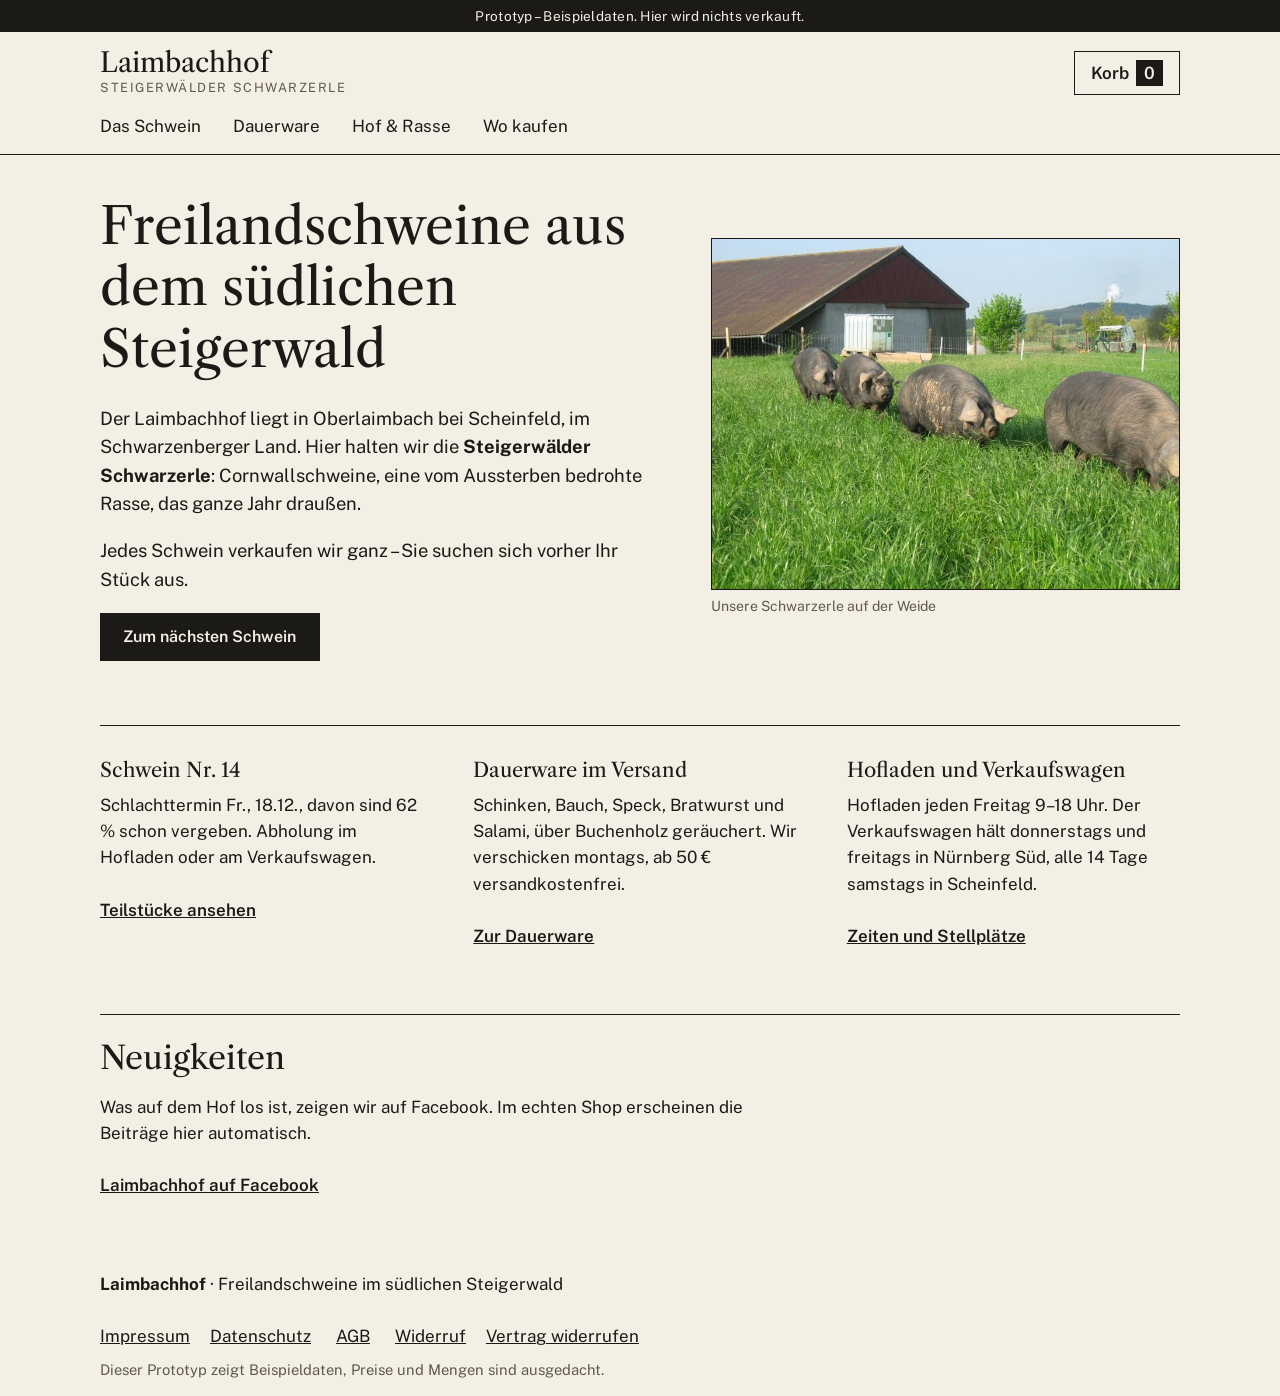
<file: index.html>
<!doctype html>
<html lang="de">
<head>
<meta charset="utf-8">
<meta name="viewport" content="width=device-width, initial-scale=1">
<meta name="robots" content="noindex, nofollow">
<title>Laimbachhof – Steigerwälder Schwarzerle (Prototyp)</title>
<link rel="preconnect" href="https://fonts.googleapis.com">
<link rel="preconnect" href="https://fonts.gstatic.com" crossorigin>
<link href="https://fonts.googleapis.com/css2?family=Libre+Caslon+Text:wght@400;700&family=Public+Sans:wght@400;600&display=swap" rel="stylesheet">
<link rel="icon" href="data:,">
<link rel="stylesheet" href="style.css">
</head>
<body>
<div class="band">Prototyp – Beispieldaten. Hier wird nichts verkauft.</div>

<header class="kopf">
  <div class="kopf-innen">
    <a class="marke" href="#/">
      <span class="marke-hof">Laimbachhof</span>
      <span class="marke-sub">Steigerwälder Schwarzerle</span>
    </a>
    <a class="korb-link" href="#/korb" data-nav="korb">Korb <span id="korb-zahl">0</span></a>
  </div>
  <nav class="nav" aria-label="Hauptnavigation">
    <a href="#/schwein" data-nav="schwein">Das Schwein</a>
    <a href="#/dauerware" data-nav="dauerware">Dauerware</a>
    <a href="#/hof" data-nav="hof">Hof &amp; Rasse</a>
    <a href="#/wo" data-nav="wo">Wo kaufen</a>
  </nav>
</header>

<main id="inhalt" tabindex="-1"></main>

<footer class="fuss">
  <p><strong>Laimbachhof</strong> · Freilandschweine im südlichen Steigerwald</p>
  <nav class="fuss-links" aria-label="Rechtliches">
    <a href="#/impressum">Impressum</a>
    <a href="#/datenschutz">Datenschutz</a>
    <a href="#/agb">AGB</a>
    <a href="#/widerruf">Widerruf</a>
    <a href="#/widerrufen">Vertrag widerrufen</a>
  </nav>
  <p class="leise">Dieser Prototyp zeigt Beispieldaten, Preise und Mengen sind ausgedacht.</p>
</footer>

<script src="app.js"></script>
</body>
</html>
</file>
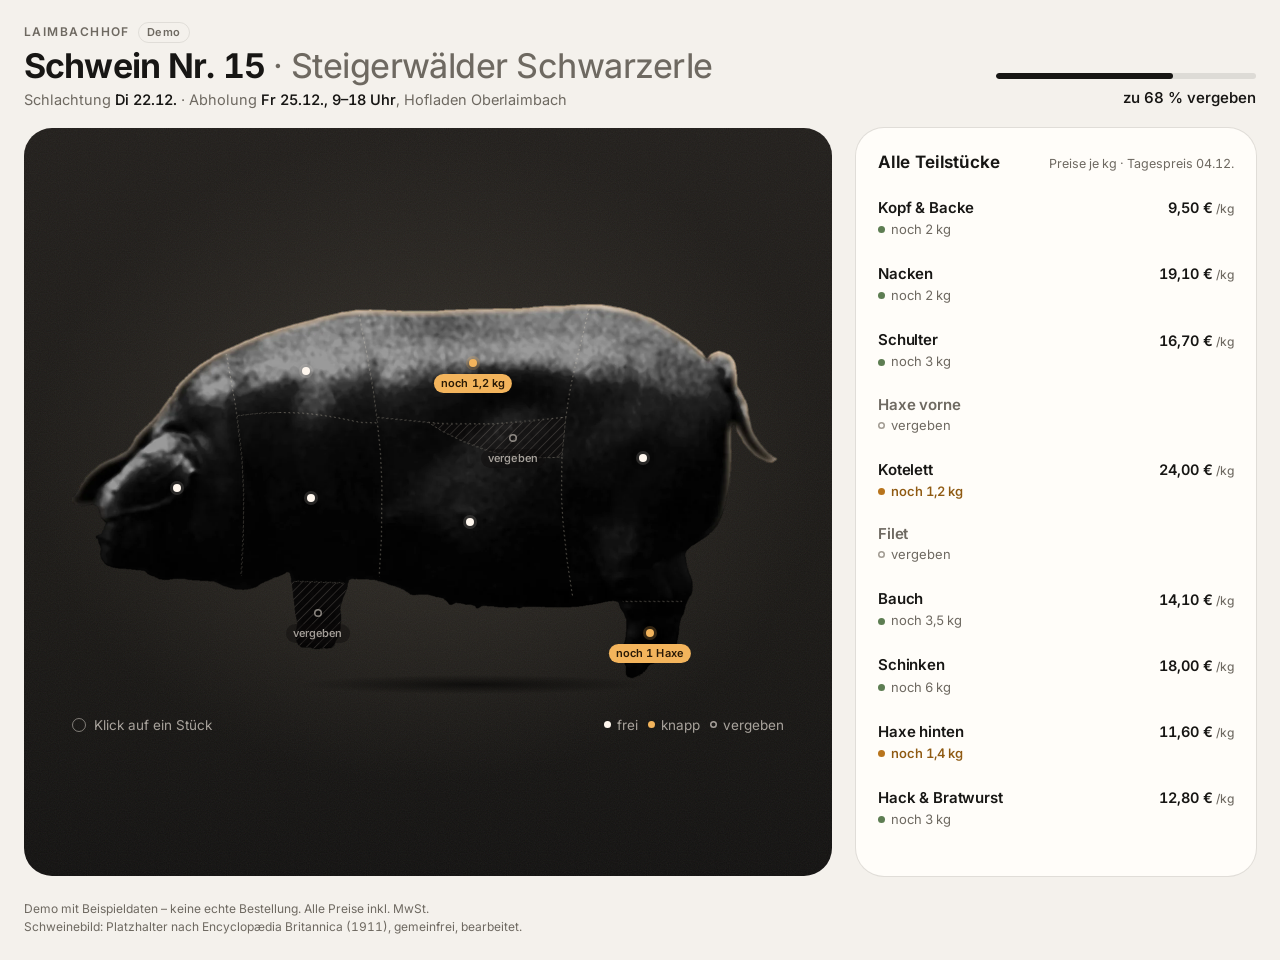
<file: schwein/index.html>
<!doctype html>
<html lang="de">
<head>
  <meta charset="utf-8">
  <meta name="viewport" content="width=device-width, initial-scale=1, viewport-fit=cover">
  <meta name="robots" content="noindex, nofollow">
  <meta name="theme-color" content="#f4f1ec">
  <title>Schwein Nr. 15 · Laimbachhof</title>
  <meta name="description" content="Demo: Teilstücke von Schwein Nr. 15 wählen – Steigerwälder Schwarzerle vom Laimbachhof.">
  <link rel="icon" href="data:,">
  <link rel="preload" href="schrift/inter.woff2" as="font" type="font/woff2" crossorigin>
  <link rel="preload" href="bilder/schwein.webp" as="image" type="image/webp">
  <link rel="stylesheet" href="stil.css">
</head>
<body>

<!-- Demo-Seite: nur die Teilstückwahl von einem Schwein. Nichts wird bestellt, gespeichert oder verschickt. -->

<header class="kopf">
  <p class="kopf-hof">Laimbachhof <span class="demo-marke">Demo</span></p>
  <h1 class="kopf-titel">Schwein Nr. 15<span class="kopf-trenner"> · </span><span class="kopf-rasse">Steigerwälder Schwarzerle</span></h1>
  <div class="fortschritt">
    <div class="balken" id="balken" role="progressbar" aria-valuemin="0" aria-valuemax="100" aria-label="Schwein Nr. 15 vergeben">
      <i class="balken-vergeben"></i><i class="balken-dein"></i>
    </div>
    <p class="fortschritt-text" id="fortschritt-text">zu – % vergeben</p>
  </div>
  <p class="termine" id="termine"></p>
</header>

<main class="werkbank">

  <!-- Bühne: das Schwein. Bild + Klickzonen + Punkte, alles in app.js gezeichnet. -->
  <section class="buehne" aria-label="Schwein Nr. 15 – tippe ein Teilstück an">
    <div class="leinwand" id="leinwand"></div>
    <div class="buehne-fuss">
      <p class="buehne-hinweis" id="hinweis">Tippe auf ein Stück</p>
      <p class="legende" aria-hidden="true">
        <span><i class="punkt frei"></i>frei</span>
        <span><i class="punkt knapp"></i>knapp</span>
        <span><i class="punkt weg"></i>vergeben</span>
      </p>
    </div>
  </section>

  <!-- Seite: am Laptop rechts neben dem Schwein, am Handy darunter -->
  <section class="seite" id="seite">
    <div class="liste-kopf">
      <h2>Alle Teilstücke</h2>
      <p>Preise je kg · <span id="tagespreis-datum"></span></p>
    </div>
    <ul class="liste" id="liste" aria-label="Teilstücke von Schwein Nr. 15"></ul>

    <!-- Blatt: Teilstück im Detail oder das Paket. Handy: Bottom-Sheet. Laptop: liegt über der Liste. -->
    <div class="blatt" id="blatt" role="dialog" aria-modal="false" aria-labelledby="blatt-titel" tabindex="-1" hidden>
      <div class="blatt-griff" aria-hidden="true"></div>
      <div class="blatt-inhalt" id="blatt-inhalt"></div>
    </div>
  </section>
</main>

<p class="fuss">Demo mit Beispieldaten – keine echte Bestellung. Alle Preise inkl. MwSt.<br>
  Schweinebild: Platzhalter nach Encyclopædia Britannica (1911), gemeinfrei, bearbeitet.</p>

<!-- Schwebende Paketleiste: erscheint, sobald etwas im Paket liegt -->
<button type="button" class="paketleiste" id="paketleiste" hidden aria-label="Paket ansehen">
  <span class="paket-zahl" id="paket-zahl">0</span>
  <span class="paket-text">
    <b>Dein Paket</b>
    <span id="paket-zeile"></span>
  </span>
  <span class="paket-summe" id="paket-summe"></span>
  <svg class="paket-pfeil" viewBox="0 0 24 24" aria-hidden="true"><path d="M9 6l6 6-6 6"/></svg>
</button>

<div class="meldung" id="meldung" role="status" aria-live="polite"></div>

<script src="bilder/schwein-bild.js"></script>
<script src="app.js"></script>
</body>
</html>
</file>
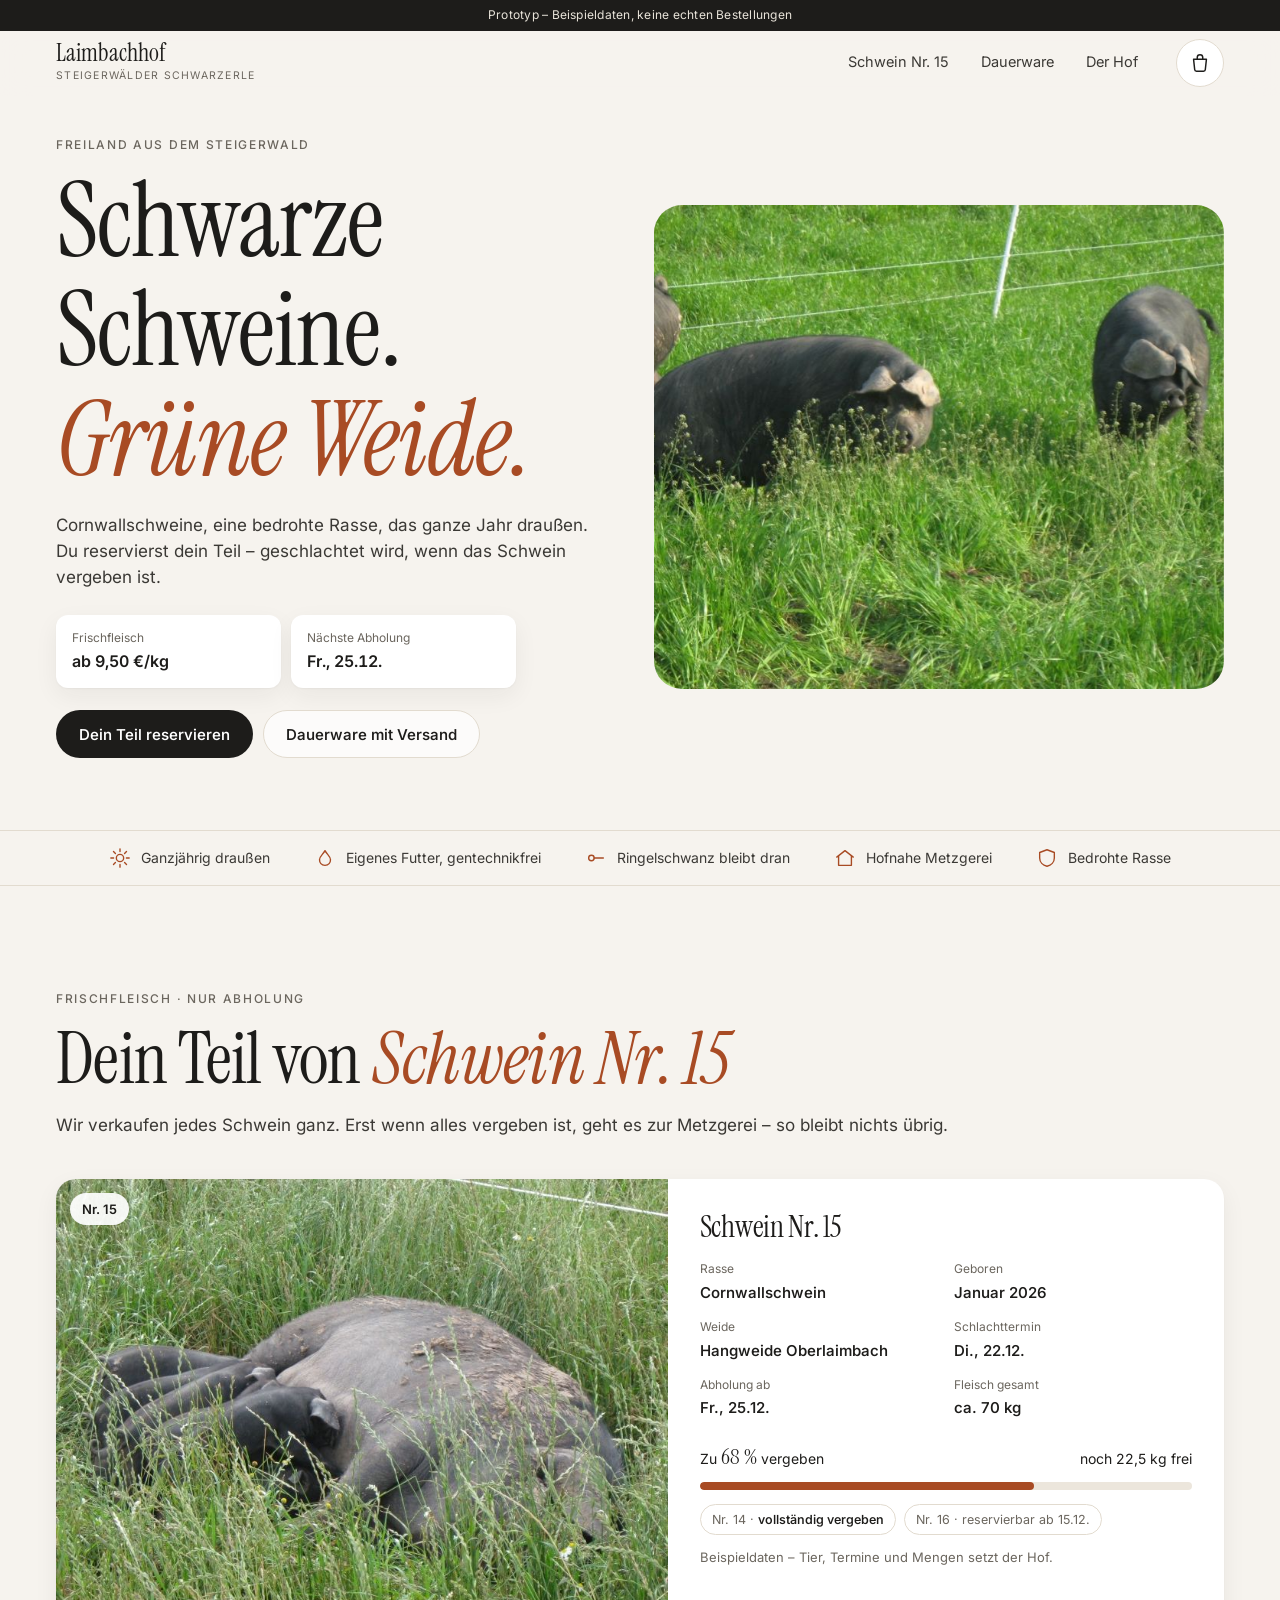
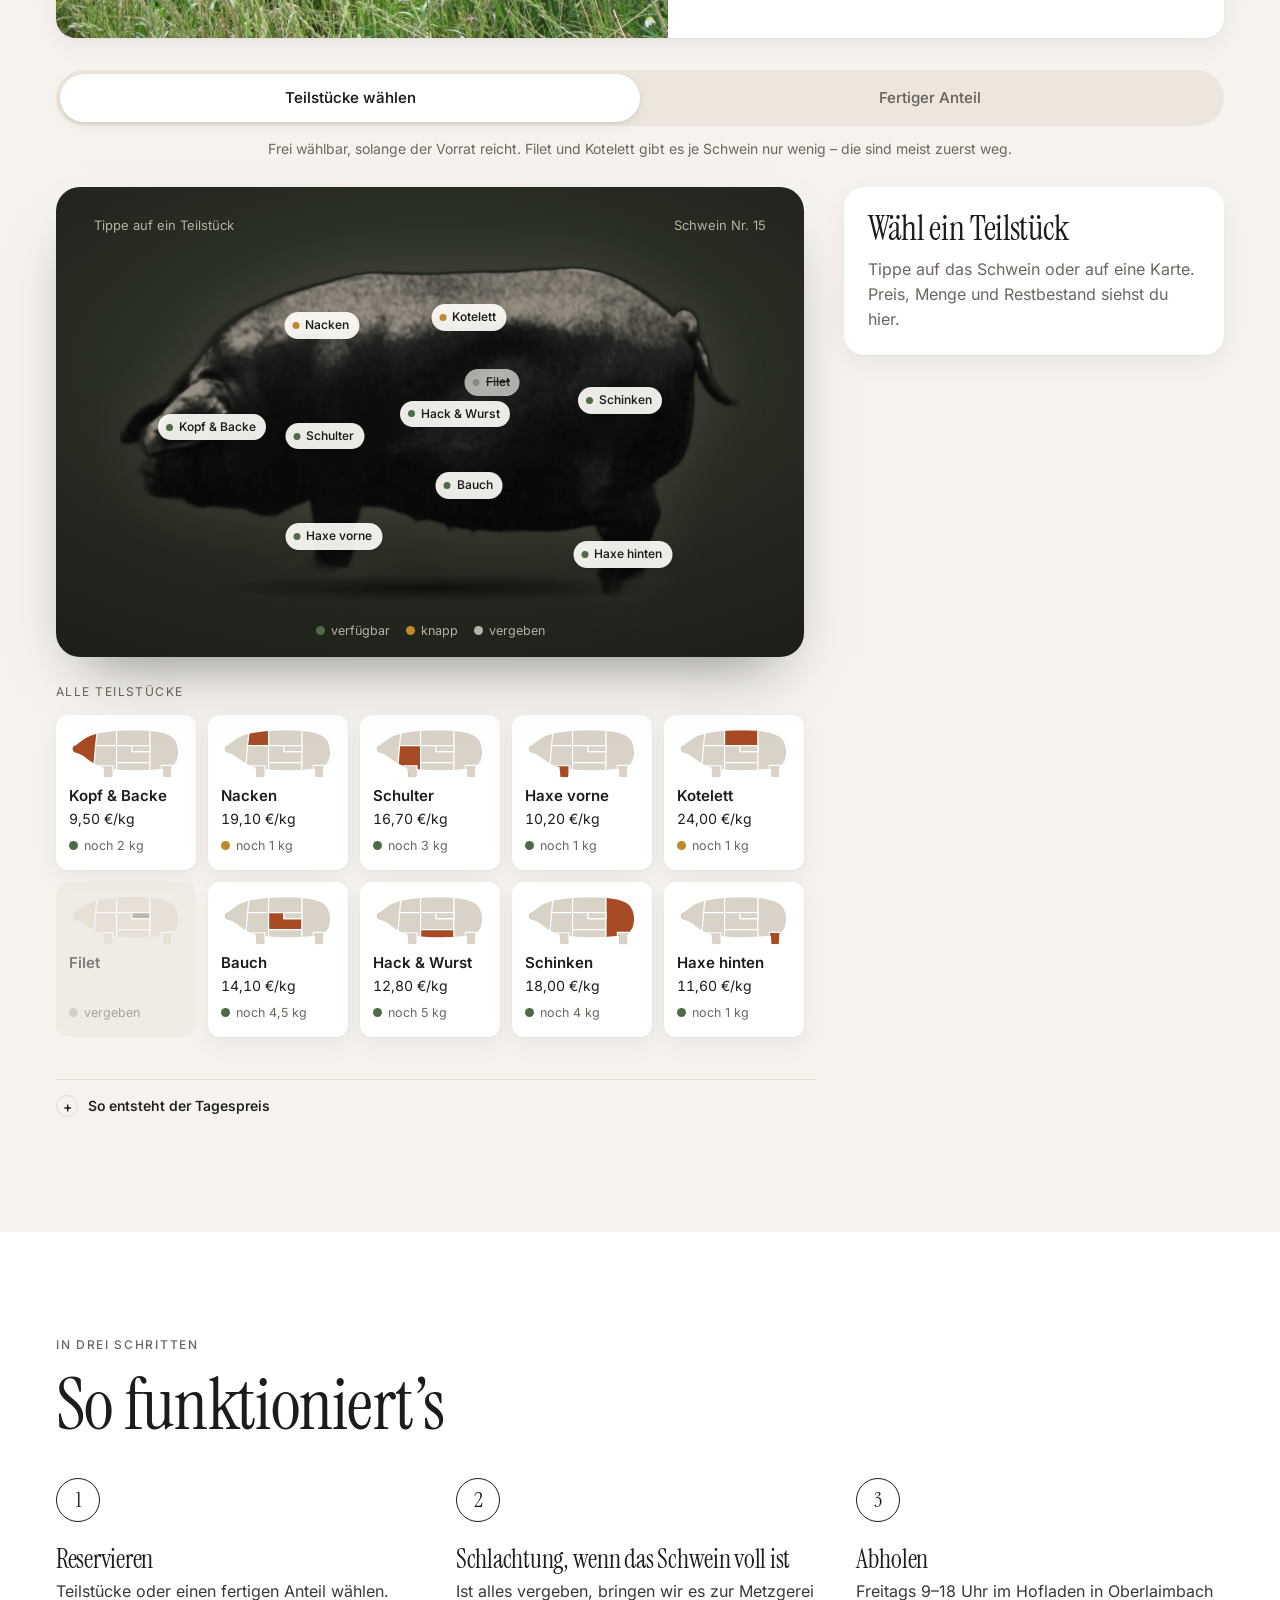
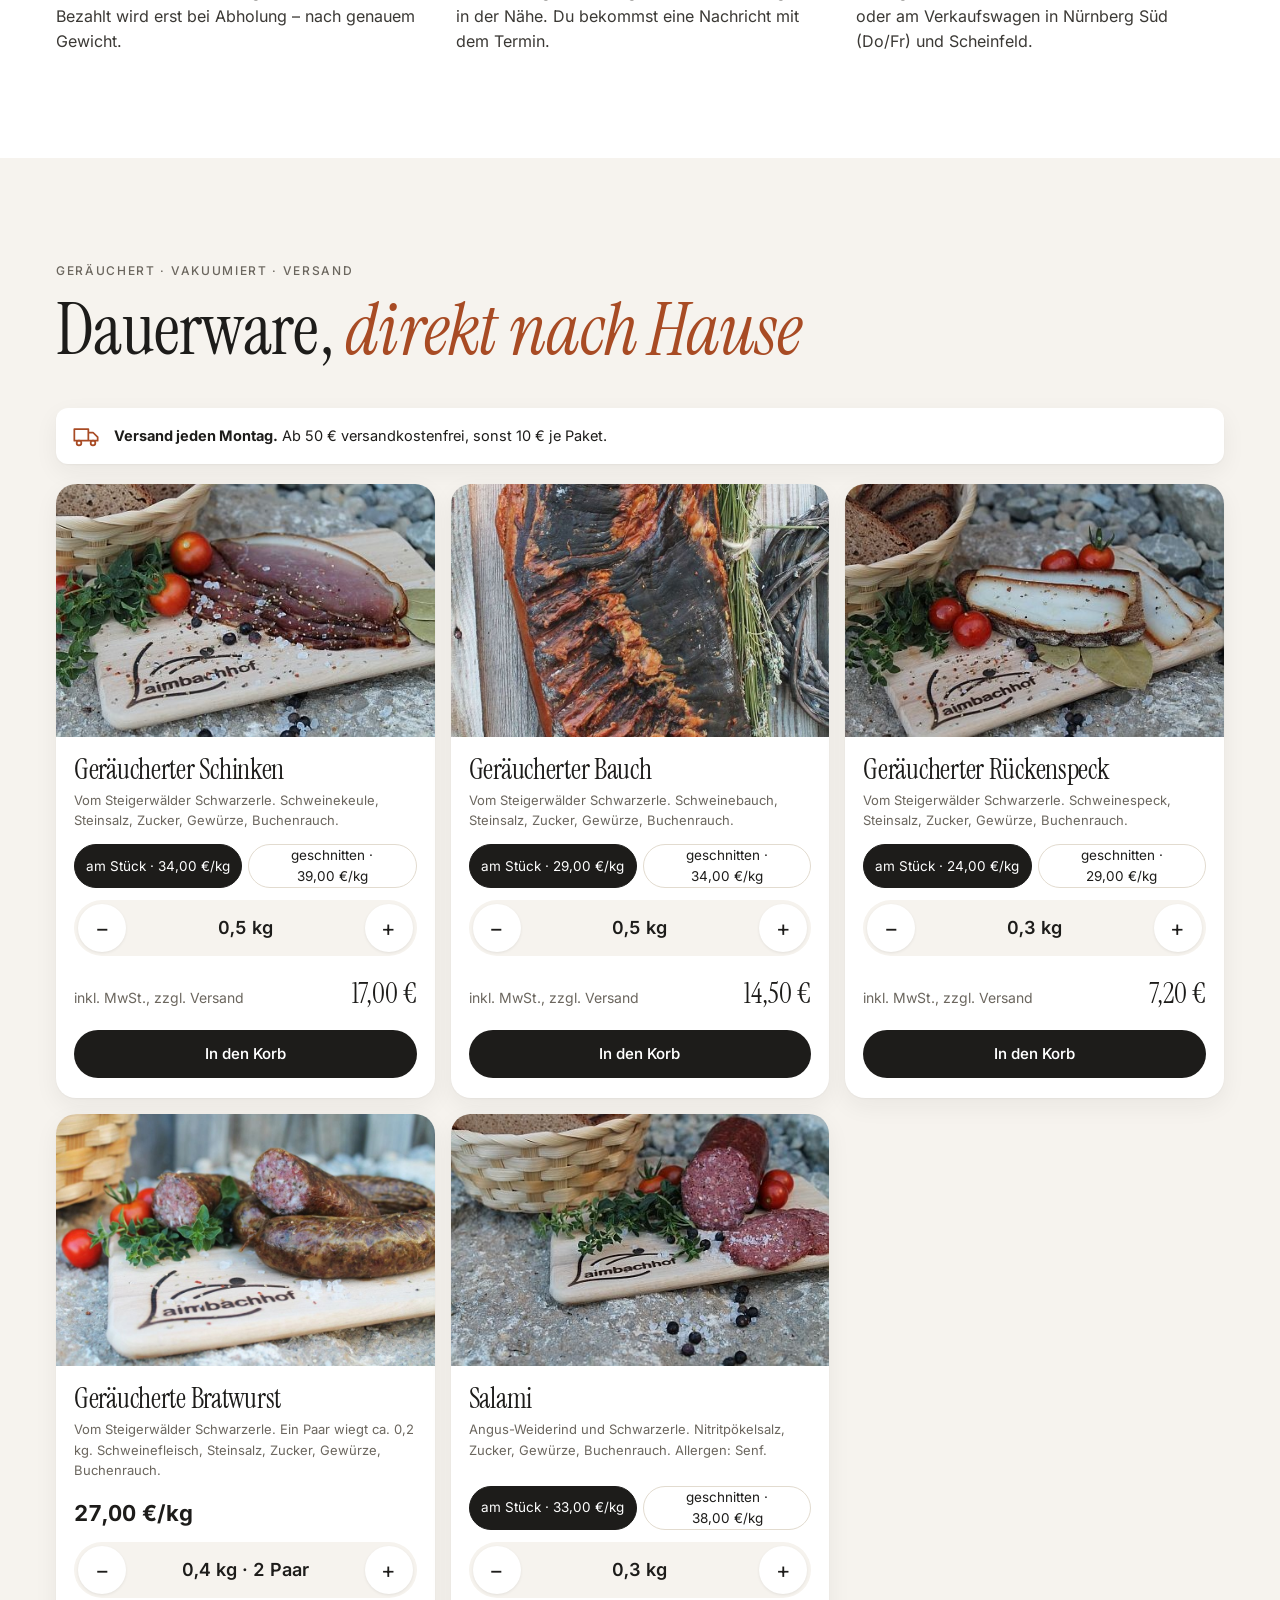
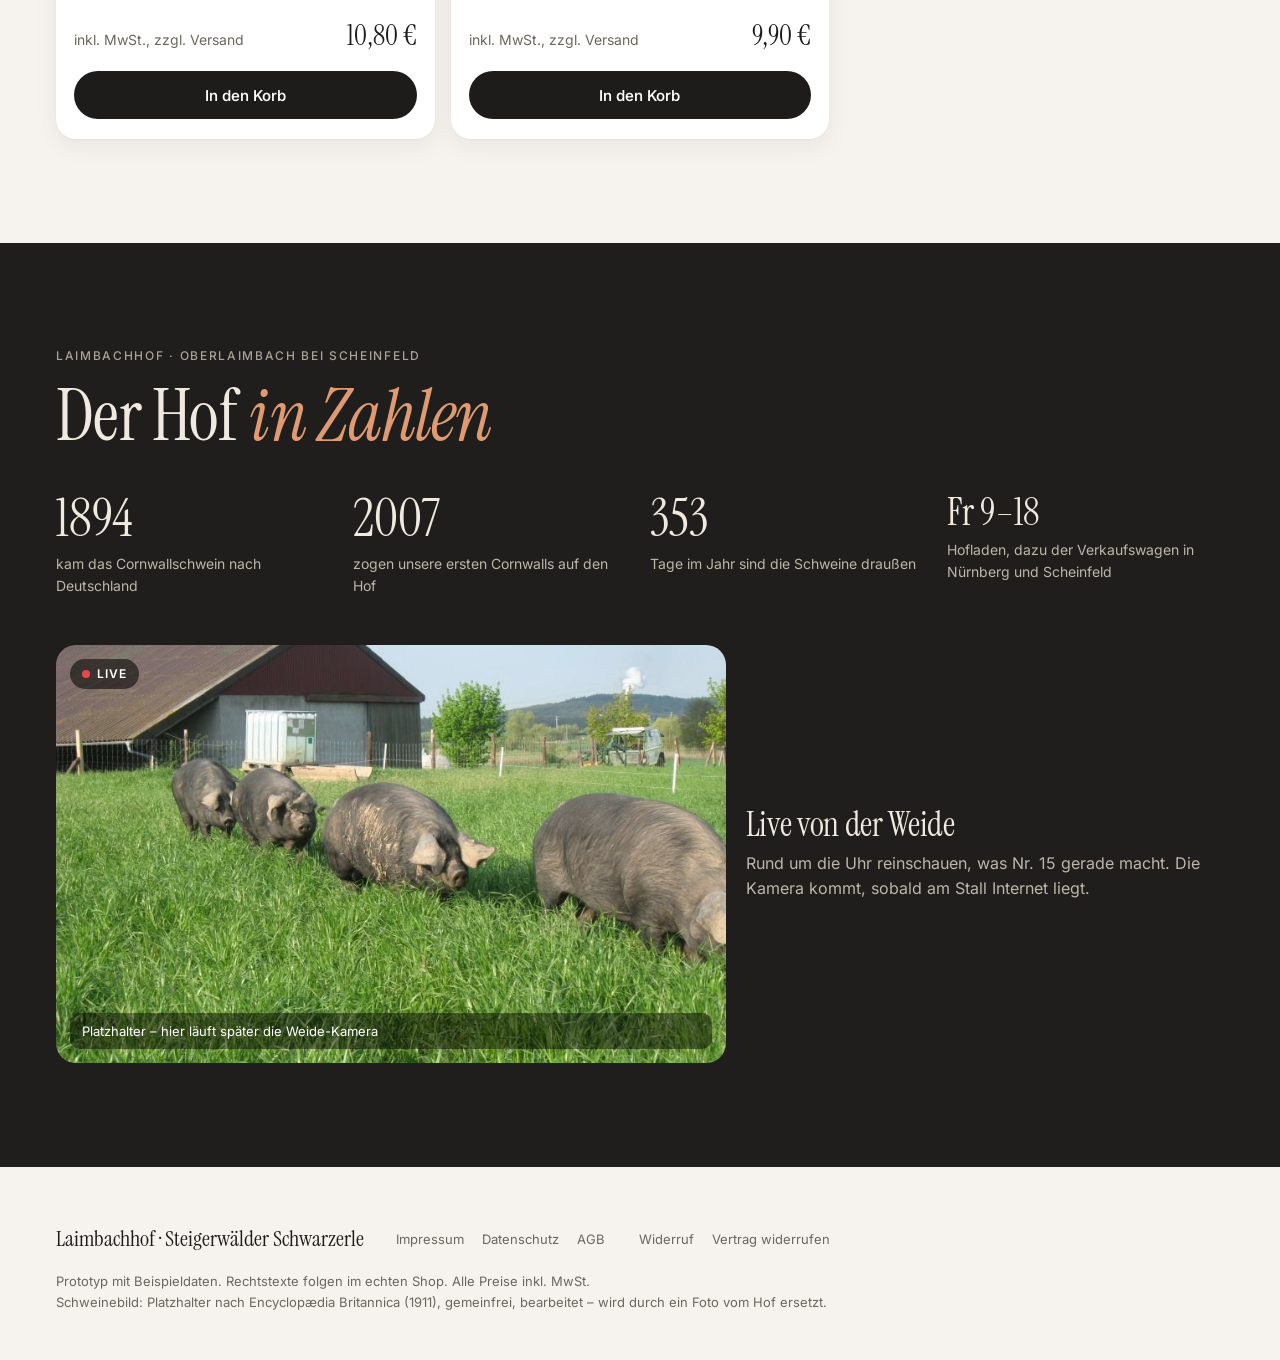
<file: v2/index.html>
<!doctype html>
<html lang="de">
<head>
  <meta charset="utf-8">
  <meta name="viewport" content="width=device-width, initial-scale=1, viewport-fit=cover">
  <meta name="robots" content="noindex, nofollow">
  <meta name="theme-color" content="#f6f3ee">
  <title>Laimbachhof · Steigerwälder Schwarzerle (Prototyp v2)</title>
  <link rel="icon" href="data:,">
  <link rel="preload" href="schrift/instrument-serif.woff2" as="font" type="font/woff2" crossorigin>
  <link rel="preload" href="schrift/inter.woff2" as="font" type="font/woff2" crossorigin>
  <link rel="stylesheet" href="stil.css">
</head>
<body>

<!-- Hinweis: Das ist ein Entwurf. Nichts hier wird bestellt oder bezahlt. -->
<div class="prototyp-band">Prototyp – Beispieldaten, keine echten Bestellungen</div>

<header class="kopf" id="kopf">
  <a class="marke" href="#start" aria-label="Laimbachhof, zum Anfang">
    <span class="marke-name">Laimbachhof</span>
    <span class="marke-zusatz">Steigerwälder Schwarzerle</span>
  </a>
  <nav class="nav" aria-label="Hauptmenü">
    <a href="#schwein">Schwein Nr. 15</a>
    <a href="#dauerware">Dauerware</a>
    <a href="#hof">Der Hof</a>
  </nav>
  <button class="korb-knopf" id="korb-knopf" type="button" aria-label="Korb öffnen">
    <svg viewBox="0 0 24 24" aria-hidden="true"><path d="M5 8h14l-1.2 11.1a2 2 0 0 1-2 1.9H8.2a2 2 0 0 1-2-1.9L5 8Z"/><path d="M9 8V6a3 3 0 0 1 6 0v2"/></svg>
    <span class="korb-zahl" id="korb-zahl">0</span>
  </button>
</header>

<main>

  <!-- ===== Hero: großes Weidefoto, eine Zeile, Preis + Abholtermin ===== -->
  <section class="hero" id="start">
    <div class="hero-bild">
      <img src="../bilder/weide2.jpg" alt="Zwei schwarze Cornwallschweine im hohen Gras auf der Weide" width="800" height="600" fetchpriority="high">
    </div>
    <div class="hero-text">
      <p class="vorzeile">Freiland aus dem Steigerwald</p>
      <h1>Schwarze Schweine.<br><em>Grüne Weide.</em></h1>
      <p class="hero-satz">Cornwallschweine, eine bedrohte Rasse, das ganze Jahr draußen. Du reservierst dein Teil – geschlachtet wird, wenn das Schwein vergeben ist.</p>
      <dl class="hero-fakten">
        <div><dt>Frischfleisch</dt><dd id="hero-preis">ab – €/kg</dd></div>
        <div><dt>Nächste Abholung</dt><dd id="hero-abholung">–</dd></div>
      </dl>
      <div class="hero-knoepfe">
        <a class="knopf knopf-voll" href="#schwein">Dein Teil reservieren</a>
        <a class="knopf knopf-leer" href="#dauerware">Dauerware mit Versand</a>
      </div>
    </div>
  </section>

  <!-- ===== Siegel-Band ===== -->
  <section class="siegel" aria-label="Was uns ausmacht">
    <ul class="siegel-reihe">
      <li><svg viewBox="0 0 24 24" aria-hidden="true"><circle cx="12" cy="12" r="4"/><path d="M12 2v3M12 19v3M2 12h3M19 12h3M4.9 4.9l2.1 2.1M17 17l2.1 2.1M4.9 19.1 7 17M17 7l2.1-2.1"/></svg>Ganzjährig draußen</li>
      <li><svg viewBox="0 0 24 24" aria-hidden="true"><path d="M12 20c-4 0-6-3-6-6 0-4 4-6 6-10 2 4 6 6 6 10 0 3-2 6-6 6Z"/></svg>Eigenes Futter, gentechnikfrei</li>
      <li><svg viewBox="0 0 24 24" aria-hidden="true"><path d="M7 15c-2 0-3-1.5-3-3s1.2-3 3-3 3 1.4 3 3-1 3-3 3"/><path d="M10 12h10"/></svg>Ringelschwanz bleibt dran</li>
      <li><svg viewBox="0 0 24 24" aria-hidden="true"><path d="M3 11 12 4l9 7"/><path d="M5 10v10h14V10"/></svg>Hofnahe Metzgerei</li>
      <li><svg viewBox="0 0 24 24" aria-hidden="true"><path d="M12 3 4 6v6c0 4.5 3.4 8 8 9 4.6-1 8-4.5 8-9V6l-8-3Z"/></svg>Bedrohte Rasse</li>
    </ul>
  </section>

  <!-- ===== Herzstück: Schwein Nr. 15 ===== -->
  <section class="abschnitt" id="schwein">
    <header class="abschnitt-kopf aufblenden">
      <p class="vorzeile">Frischfleisch · nur Abholung</p>
      <h2>Dein Teil von <em>Schwein Nr. 15</em></h2>
      <p class="einleitung">Wir verkaufen jedes Schwein ganz. Erst wenn alles vergeben ist, geht es zur Metzgerei – so bleibt nichts übrig.</p>
    </header>

    <!-- Steckbrief des Tiers -->
    <article class="tierkarte aufblenden" id="tierkarte"></article>

    <!-- Umschalter: freie Teilstücke oder fertiger Anteil -->
    <div class="umschalter aufblenden" role="tablist" aria-label="Art der Bestellung">
      <button type="button" role="tab" id="tab-teile" aria-selected="true" aria-controls="modus-teile">Teilstücke wählen</button>
      <button type="button" role="tab" id="tab-anteil" aria-selected="false" aria-controls="modus-anteil">Fertiger Anteil</button>
      <span class="umschalter-schieber" aria-hidden="true"></span>
    </div>
    <p class="modus-erklaerung" id="modus-erklaerung"></p>

    <!-- Modus 1: Teilstücke frei wählen -->
    <div class="modus" id="modus-teile" role="tabpanel" aria-labelledby="tab-teile">
      <div class="werkbank">
        <div class="buehne">
          <div class="leinwand-rahmen">
            <p class="buehne-kopf"><span>Tippe auf ein Teilstück</span><span>Schwein Nr. 15</span></p>
            <figure class="leinwand" id="leinwand" aria-label="Schwein mit Teilstücken – tippe ein Teilstück an"></figure>
            <p class="legende">
              <span><i class="punkt frei"></i>verfügbar</span>
              <span><i class="punkt knapp"></i>knapp</span>
              <span><i class="punkt weg"></i>vergeben</span>
            </p>
          </div>
          <p class="liste-titel">Alle Teilstücke</p>
          <div class="teile-reihe" id="teile-reihe" role="list" aria-label="Teilstücke"></div>
        </div>
        <!-- Auswahl: am Laptop daneben, am Handy als Bottom-Sheet -->
        <aside class="auswahl" id="auswahl" aria-live="polite"></aside>
      </div>
      <details class="preis-info">
        <summary>So entsteht der Tagespreis</summary>
        <p>Wir verkaufen jedes Schwein komplett. Darum richtet sich der Preis eines Teilstücks nach der noch verfügbaren Menge und den Tagen bis zum Schlachttermin. Er bewegt sich in einem festen Rahmen von höchstens 15 % nach oben oder unten, ändert sich höchstens einmal am Tag (um 0 Uhr), ist für alle Kundinnen und Kunden gleich und wird nicht persönlich angepasst. Der Preis, den du beim Bestellen siehst, gilt für deine Bestellung.</p>
      </details>
    </div>

    <!-- Modus 2: fertiger Anteil -->
    <div class="modus" id="modus-anteil" role="tabpanel" aria-labelledby="tab-anteil" hidden>
      <div class="anteile" id="anteile"></div>
    </div>
  </section>

  <!-- ===== So funktioniert's ===== -->
  <section class="abschnitt abschnitt-hell" id="ablauf">
    <header class="abschnitt-kopf aufblenden">
      <p class="vorzeile">In drei Schritten</p>
      <h2>So funktioniert’s</h2>
    </header>
    <ol class="schritte">
      <li class="aufblenden"><span class="schritt-nr">1</span><h3>Reservieren</h3><p>Teilstücke oder einen fertigen Anteil wählen. Bezahlt wird erst bei Abholung – nach genauem Gewicht.</p></li>
      <li class="aufblenden"><span class="schritt-nr">2</span><h3>Schlachtung, wenn das Schwein voll ist</h3><p>Ist alles vergeben, bringen wir es zur Metzgerei in der Nähe. Du bekommst eine Nachricht mit dem Termin.</p></li>
      <li class="aufblenden"><span class="schritt-nr">3</span><h3>Abholen</h3><p>Freitags 9–18 Uhr im Hofladen in Oberlaimbach oder am Verkaufswagen in Nürnberg Süd (Do/Fr) und Scheinfeld.</p></li>
    </ol>
  </section>

  <!-- ===== Dauerware ===== -->
  <section class="abschnitt" id="dauerware">
    <header class="abschnitt-kopf aufblenden">
      <p class="vorzeile">Geräuchert · vakuumiert · Versand</p>
      <h2>Dauerware, <em>direkt nach Hause</em></h2>
    </header>
    <div class="versand-band aufblenden">
      <svg viewBox="0 0 24 24" aria-hidden="true"><path d="M2 6h12v10H2zM14 9h4l4 4v3h-8"/><circle cx="6" cy="18" r="2"/><circle cx="18" cy="18" r="2"/></svg>
      <p><b>Versand jeden Montag.</b> Ab 50 € versandkostenfrei, sonst 10 € je Paket.</p>
    </div>
    <div class="produkte" id="produkte"></div>
  </section>

  <!-- ===== Der Hof in Zahlen + Live ===== -->
  <section class="abschnitt abschnitt-dunkel" id="hof">
    <header class="abschnitt-kopf aufblenden">
      <p class="vorzeile">Laimbachhof · Oberlaimbach bei Scheinfeld</p>
      <h2>Der Hof <em>in Zahlen</em></h2>
    </header>
    <ul class="zahlen">
      <li class="aufblenden"><b data-zaehle="1896">1896</b><span>kam das Cornwallschwein nach Deutschland</span></li>
      <li class="aufblenden"><b data-zaehle="2009">2009</b><span>zogen unsere ersten Cornwalls auf den Hof</span></li>
      <li class="aufblenden"><b data-zaehle="365">365</b><span>Tage im Jahr sind die Schweine draußen</span></li>
      <li class="aufblenden"><b>Fr 9–18</b><span>Hofladen, dazu der Verkaufswagen in Nürnberg und Scheinfeld</span></li>
    </ul>
    <div class="live aufblenden">
      <div class="live-bild">
        <img src="../bilder/weide.jpg" alt="Schweine auf der Weide vor dem Stall" loading="lazy" width="800" height="600">
        <span class="live-marke"><i></i>Live</span>
        <span class="live-platzhalter">Platzhalter – hier läuft später die Weide-Kamera</span>
      </div>
      <div class="live-text">
        <h3>Live von der Weide</h3>
        <p>Rund um die Uhr reinschauen, was Nr. 15 gerade macht. Die Kamera kommt, sobald am Stall Internet liegt.</p>
      </div>
    </div>
  </section>

</main>

<footer class="fuss">
  <p class="fuss-marke">Laimbachhof · Steigerwälder Schwarzerle</p>
  <nav class="fuss-links" aria-label="Rechtliches">
    <a href="#rechtliches">Impressum</a><a href="#rechtliches">Datenschutz</a><a href="#rechtliches">AGB</a><a href="#rechtliches">Widerruf</a><a href="#rechtliches">Vertrag widerrufen</a>
  </nav>
  <p class="fuss-hinweis" id="rechtliches">Prototyp mit Beispieldaten. Rechtstexte folgen im echten Shop. Alle Preise inkl. MwSt.</p>
  <p class="fuss-hinweis">Schweinebild: Platzhalter nach Encyclopædia Britannica (1911), gemeinfrei, bearbeitet – wird durch ein Foto vom Hof ersetzt.</p>
</footer>

<!-- Paket-Leiste: erscheint, sobald etwas im Korb liegt -->
<div class="paket-leiste" id="paket-leiste" hidden>
  <div class="paket-info">
    <span class="paket-titel">Dein Paket</span>
    <span class="paket-zahlen" id="paket-zahlen"></span>
    <span class="fuellstand" aria-hidden="true"><i id="paket-fuellung"></i></span>
  </div>
  <button type="button" class="knopf knopf-voll" id="paket-oeffnen">Ansehen</button>
</div>

<!-- Bottom-Sheet / Seitenleiste für Korb und Kasse -->
<div class="schleier" id="schleier" hidden></div>
<section class="schublade" id="schublade" aria-label="Korb" aria-hidden="true" tabindex="-1"></section>

<div class="meldung" id="meldung" role="status" aria-live="polite"></div>

<script src="bilder/schwein-bild.js"></script>
<script src="app.js"></script>
</body>
</html>
</file>
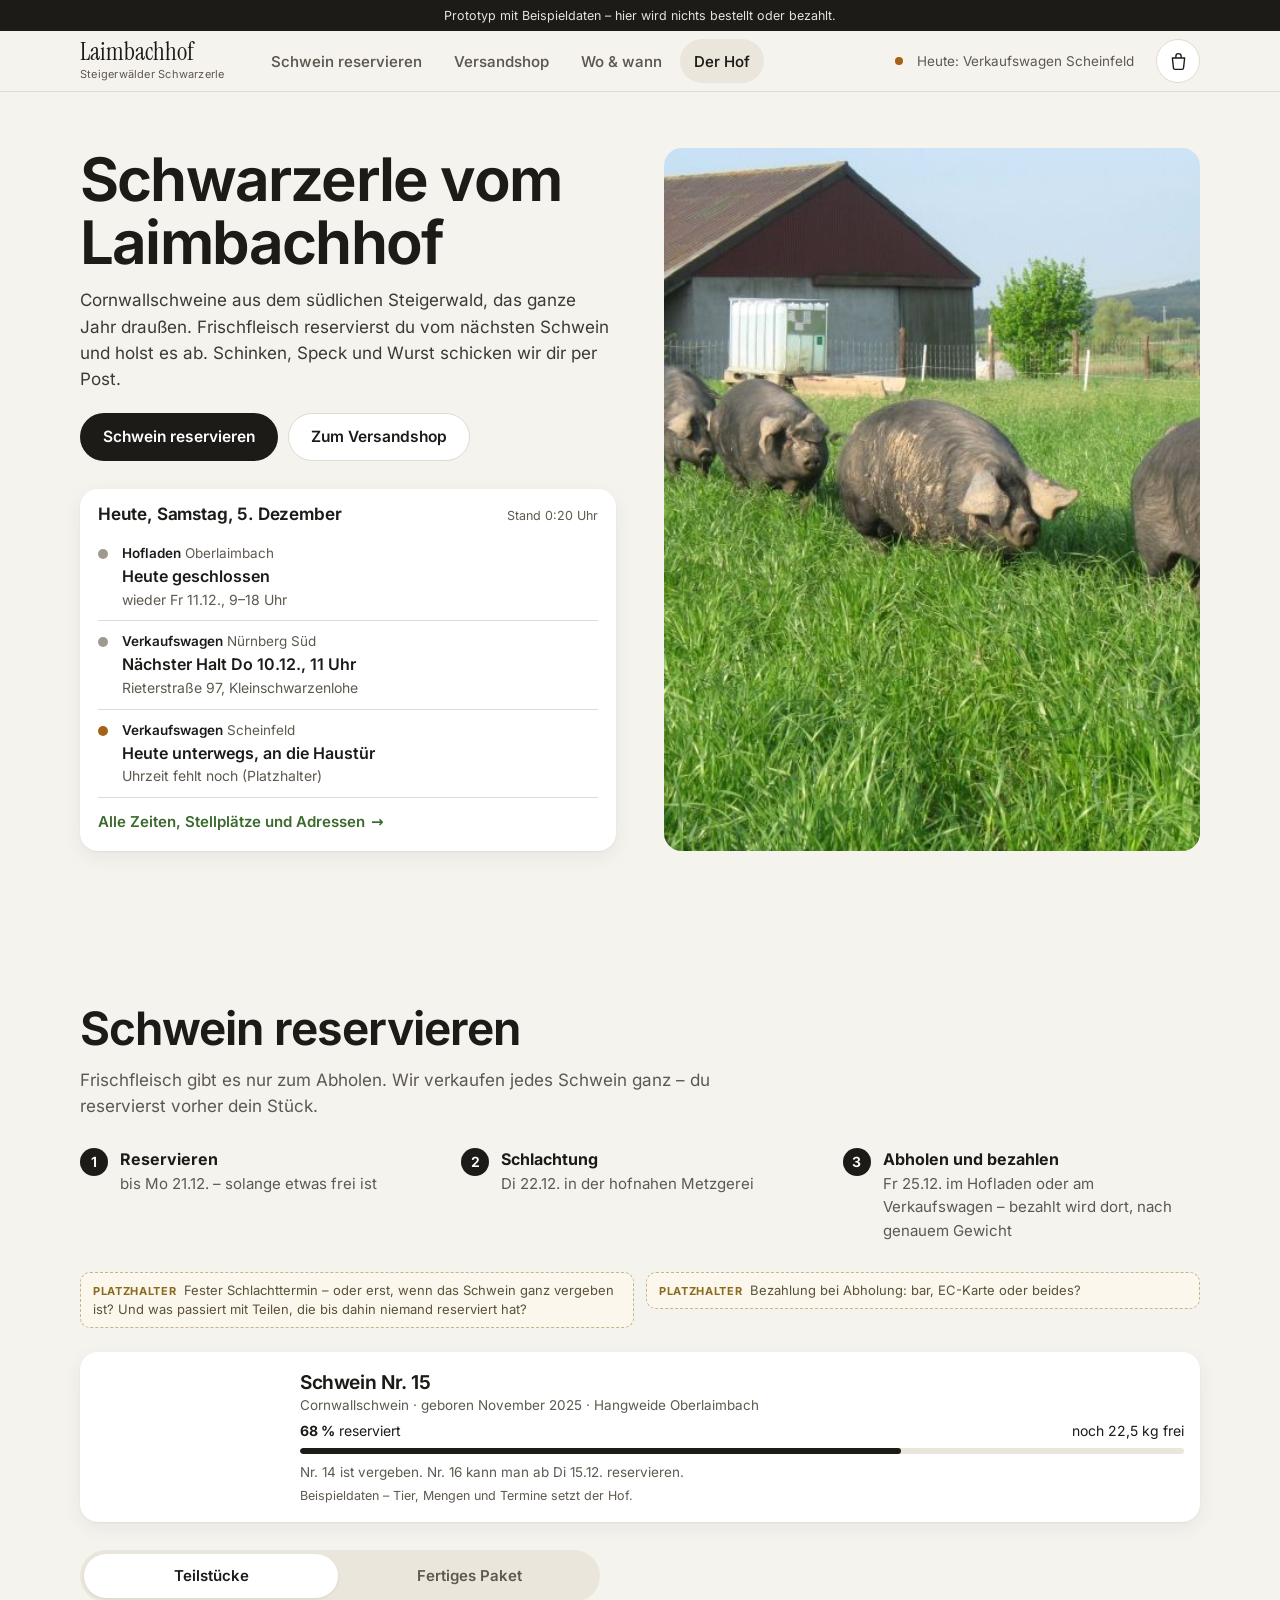
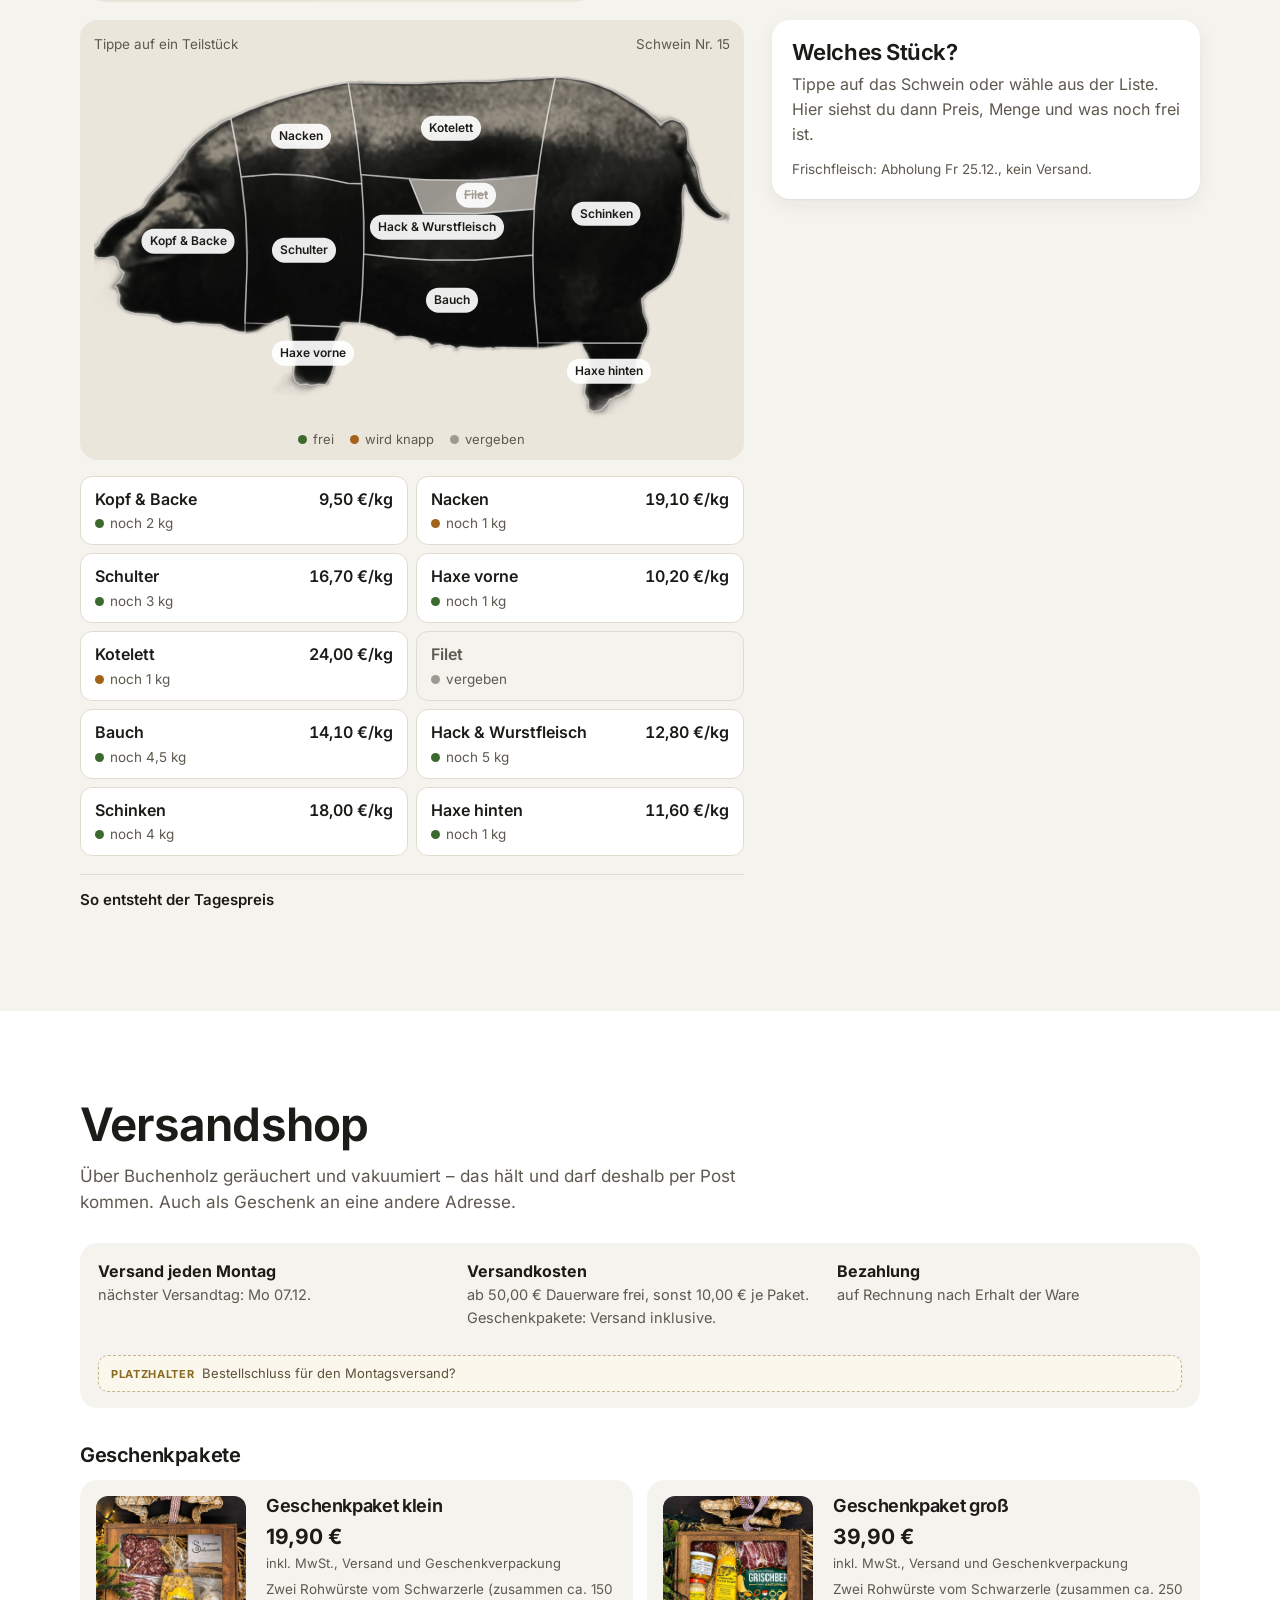
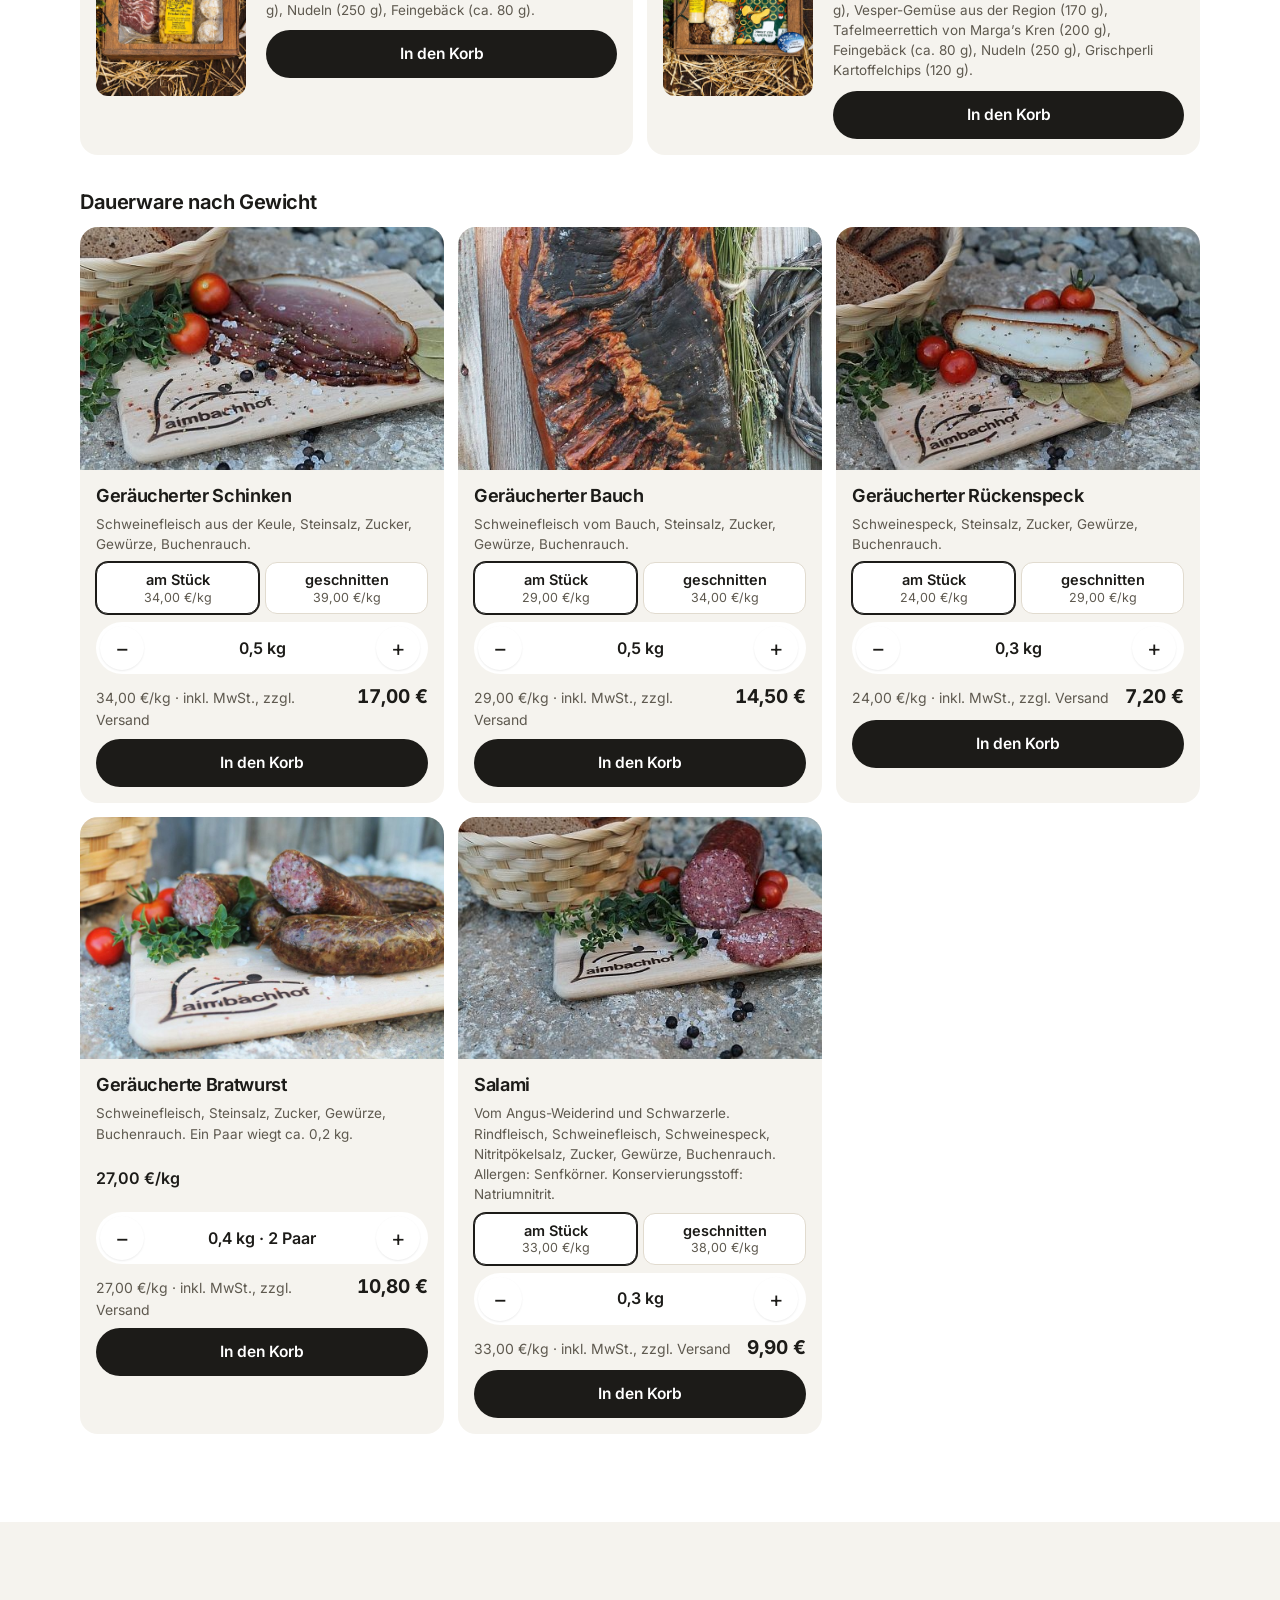
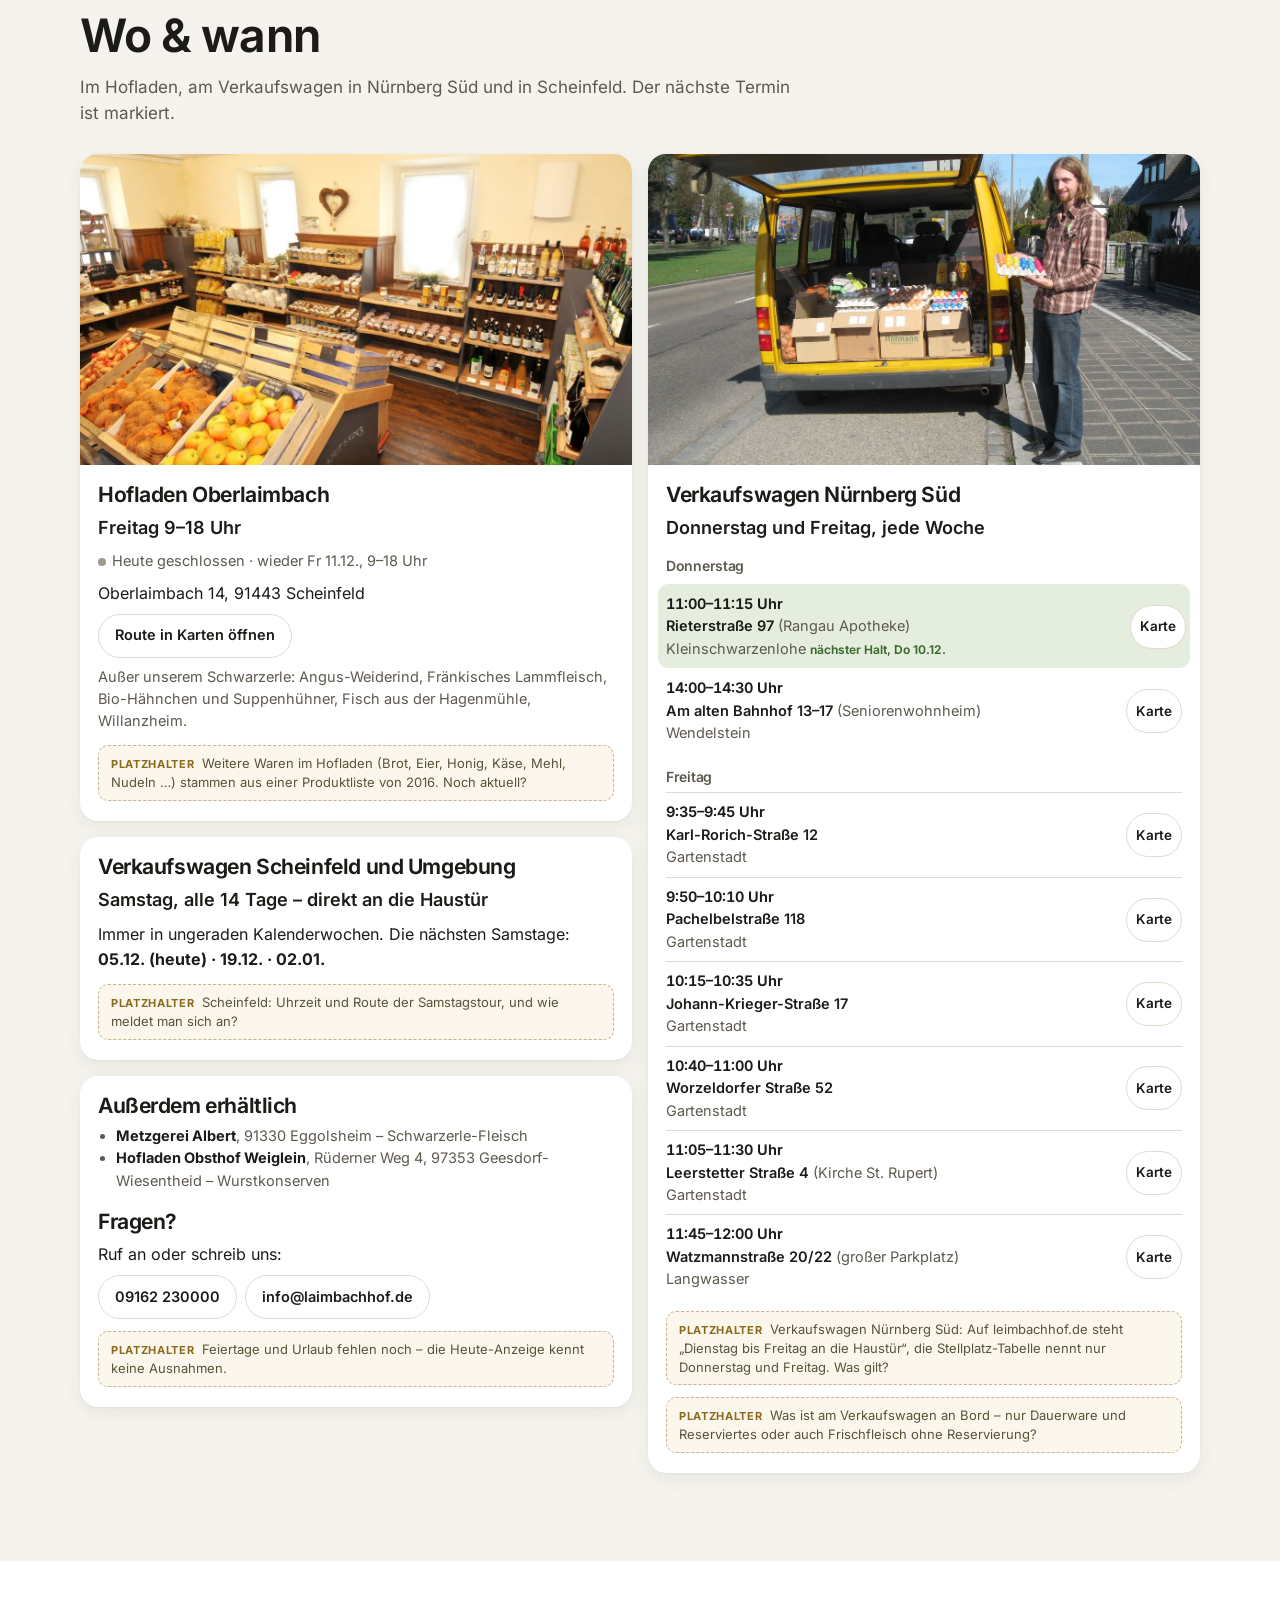
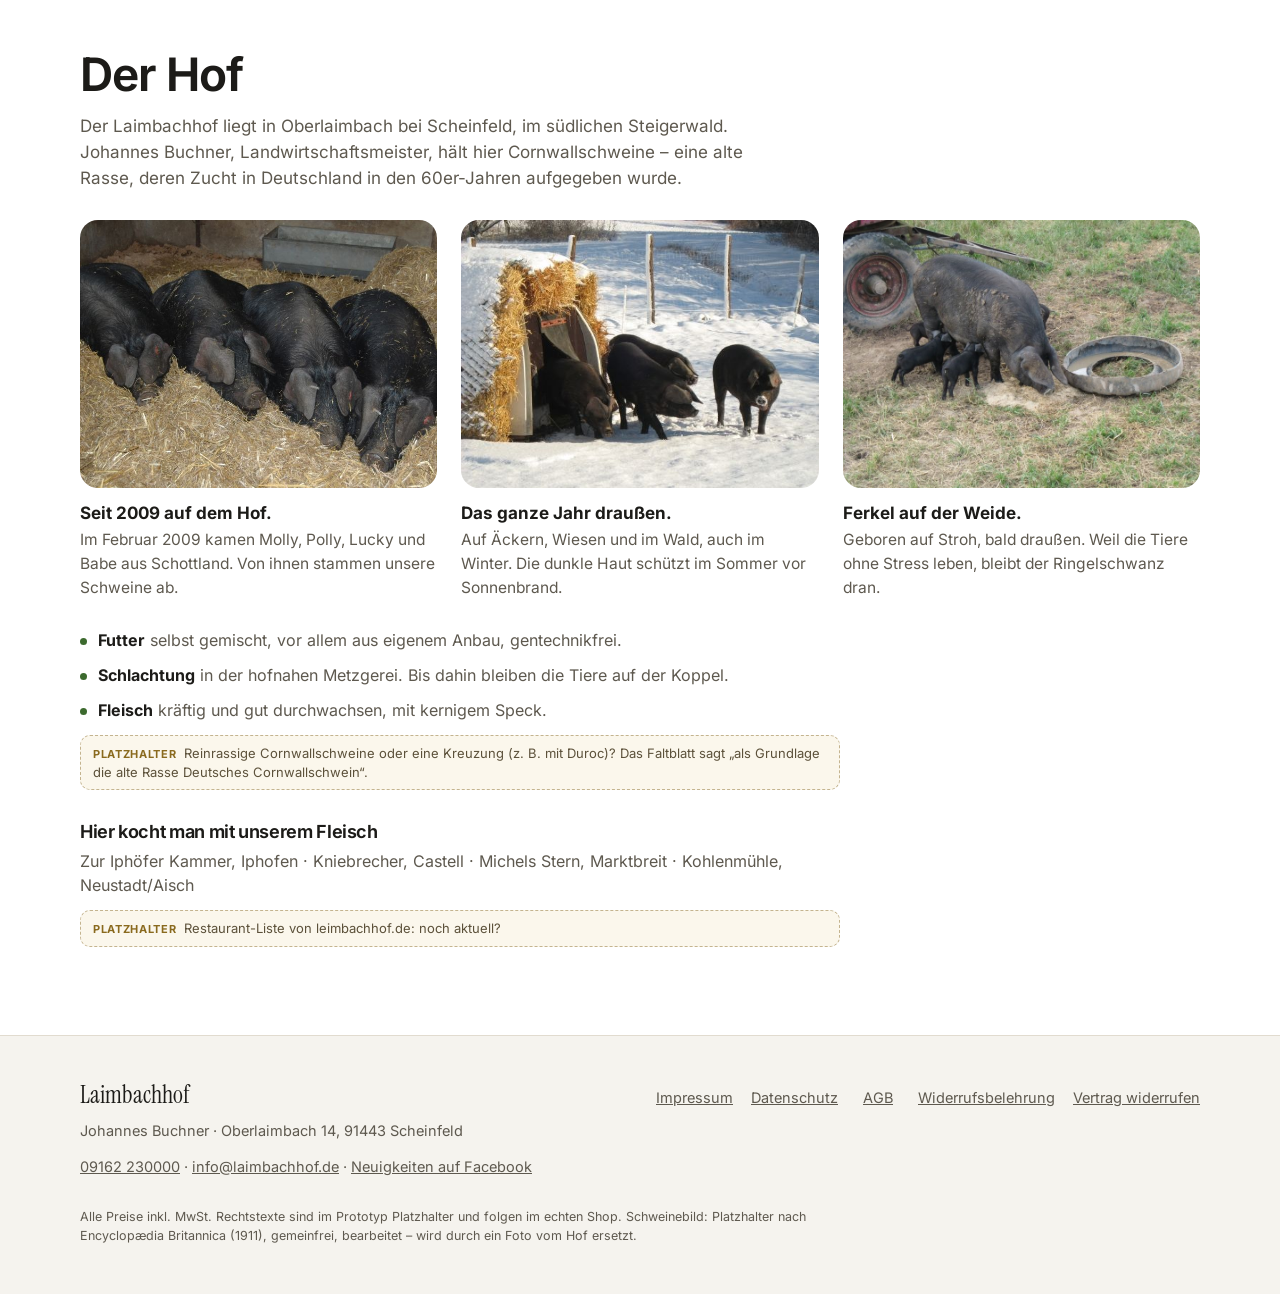
<file: v3/index.html>
<!doctype html>
<html lang="de">
<head>
  <meta charset="utf-8">
  <meta name="viewport" content="width=device-width, initial-scale=1, viewport-fit=cover">
  <meta name="robots" content="noindex, nofollow">
  <meta name="theme-color" content="#f5f3ee">
  <title>Laimbachhof · Steigerwälder Schwarzerle (Prototyp v3)</title>
  <link rel="icon" href="data:,">
  <link rel="preload" href="schrift/inter.woff2" as="font" type="font/woff2" crossorigin>
  <link rel="stylesheet" href="stil.css">
</head>
<body>

<!-- Aufbau der Seite – jede Zeile beantwortet eine Besucherfrage:
     Kopf (4 Ziele) → Start (was ist das, ist heute offen?) → Schwein reservieren (Frischfleisch, Abholung)
     → Versandshop (Dauerware, Geschenke, Post) → Wo & wann (alle Zeiten und Orte) → Der Hof (warum dieses Fleisch)
     → Fuß (Kontakt, Rechtliches). Korb und Teilstück-Details öffnen sich als Blatt darüber. -->

<a class="sprung" href="#inhalt">Zum Inhalt</a>
<div class="prototyp-band">Prototyp mit Beispieldaten – hier wird nichts bestellt oder bezahlt.</div>

<header class="kopf" id="kopf">
  <div class="kopf-zeile">
    <a class="marke" href="#start" aria-label="Laimbachhof, zum Anfang">
      <span class="marke-name">Laimbachhof</span>
      <span class="marke-zusatz">Steigerwälder Schwarzerle</span>
    </a>
    <nav class="nav" aria-label="Hauptmenü">
      <a href="#schwein" data-nav="schwein"><span class="lang">Schwein reservieren</span><span class="kurz">Schwein</span></a>
      <a href="#versand" data-nav="versand"><span class="lang">Versandshop</span><span class="kurz">Versand</span></a>
      <a href="#wo-wann" data-nav="wo-wann">Wo &amp; wann</a>
      <a href="#hof" data-nav="hof">Der Hof</a>
    </nav>
    <a class="kopf-status" id="kopf-status" href="#wo-wann"></a>
    <button class="korb-knopf" id="korb-knopf" type="button" aria-label="Korb öffnen, leer">
      <svg viewBox="0 0 24 24" aria-hidden="true"><path d="M5 8h14l-1.2 11.1a2 2 0 0 1-2 1.9H8.2a2 2 0 0 1-2-1.9L5 8Z"/><path d="M9 8V6a3 3 0 0 1 6 0v2"/></svg>
      <span class="korb-zahl" id="korb-zahl" hidden>0</span>
    </button>
  </div>
</header>

<main id="inhalt">

  <!-- ===== Start: wer wir sind, zwei Wege, und ob heute offen ist ===== -->
  <section class="start" id="start">
    <div class="start-text">
      <h1>Schwarzerle vom Laimbachhof</h1>
      <p class="start-satz">Cornwallschweine aus dem südlichen Steigerwald, das ganze Jahr draußen.
        Frischfleisch reservierst du vom nächsten Schwein und holst es ab. Schinken, Speck und Wurst schicken wir dir per Post.</p>
      <div class="start-knoepfe">
        <a class="knopf knopf-voll" href="#schwein">Schwein reservieren</a>
        <a class="knopf knopf-leer" href="#versand">Zum Versandshop</a>
      </div>
    </div>
    <figure class="start-bild">
      <img src="../bilder/weide.jpg" alt="Schwarze Cornwallschweine grasen auf der Weide vor der Scheune des Laimbachhofs" width="800" height="600" fetchpriority="high">
    </figure>
    <!-- Heute-Karte: wird aus dem Wochenplan (daten.js) und der Uhrzeit in Deutschland berechnet -->
    <section class="heute" id="heute" aria-labelledby="heute-titel"></section>
  </section>

  <!-- ===== Schwein reservieren: Frischfleisch, nur Abholung ===== -->
  <section class="abschnitt" id="schwein" aria-labelledby="schwein-titel">
    <div class="abschnitt-kopf">
      <h2 id="schwein-titel">Schwein reservieren</h2>
      <p class="einleitung">Frischfleisch gibt es nur zum Abholen. Wir verkaufen jedes Schwein ganz – du reservierst vorher dein Stück.</p>
    </div>

    <!-- Ablauf mit den echten Terminen dieses Schweins -->
    <ol class="ablauf" id="ablauf"></ol>

    <!-- Steckbrief: welches Tier, wie viel noch frei -->
    <article class="tier" id="tier"></article>

    <div class="umschalter" role="tablist" aria-label="Wie möchtest du reservieren?">
      <button type="button" role="tab" id="tab-teile" aria-selected="true" aria-controls="modus-teile">Teilstücke</button>
      <button type="button" role="tab" id="tab-anteil" aria-selected="false" aria-controls="modus-anteil">Fertiges Paket</button>
    </div>

    <div class="modus" id="modus-teile" role="tabpanel" aria-labelledby="tab-teile">
      <div class="werkbank">
        <div class="werkbank-links">
          <figure class="leinwand" id="leinwand">
            <figcaption class="leinwand-kopf"><span>Tippe auf ein Teilstück</span><span id="leinwand-nr"></span></figcaption>
            <div class="leinwand-bild" id="leinwand-bild"></div>
            <p class="legende">
              <span><i class="punkt frei"></i>frei</span>
              <span><i class="punkt knapp"></i>wird knapp</span>
              <span><i class="punkt weg"></i>vergeben</span>
            </p>
          </figure>
          <ul class="teile-liste" id="teile-liste" aria-label="Alle Teilstücke"></ul>
          <details class="aufklapp">
            <summary>So entsteht der Tagespreis</summary>
            <p>Wir verkaufen jedes Schwein komplett. Darum richtet sich der Preis eines Teilstücks nach der noch verfügbaren Menge und den Tagen bis zum Schlachttermin. Er bewegt sich in einem festen Rahmen von höchstens 15 % nach oben oder unten, ändert sich höchstens einmal am Tag (um 0 Uhr), ist für alle Kundinnen und Kunden gleich und wird nicht persönlich angepasst. Der Preis, den du beim Bestellen siehst, gilt für deine Bestellung.</p>
          </details>
        </div>
        <!-- Am Laptop daneben, am Handy als Blatt von unten -->
        <aside class="detail" id="detail" aria-label="Gewähltes Teilstück" aria-live="polite"></aside>
      </div>
    </div>

    <div class="modus" id="modus-anteil" role="tabpanel" aria-labelledby="tab-anteil" hidden>
      <p class="modus-satz">Ein fester Querschnitt durchs ganze Schwein, vakuumiert und beschriftet – fürs Gefrierfach. Kein Aussuchen, dafür alles dabei.</p>
      <div class="anteile" id="anteile"></div>
    </div>
  </section>

  <!-- ===== Versandshop: Dauerware und Geschenke per Post ===== -->
  <section class="abschnitt abschnitt-hell" id="versand" aria-labelledby="versand-titel">
    <div class="abschnitt-kopf">
      <h2 id="versand-titel">Versandshop</h2>
      <p class="einleitung">Über Buchenholz geräuchert und vakuumiert – das hält und darf deshalb per Post kommen. Auch als Geschenk an eine andere Adresse.</p>
    </div>
    <div class="versandregel" id="versandregel"></div>

    <h3 class="gruppe-kopf">Geschenkpakete</h3>
    <div class="pakete" id="pakete"></div>

    <h3 class="gruppe-kopf">Dauerware nach Gewicht</h3>
    <div class="produkte" id="produkte"></div>
  </section>

  <!-- ===== Wo & wann: alle Zeiten und Orte ===== -->
  <section class="abschnitt" id="wo-wann" aria-labelledby="wo-titel">
    <div class="abschnitt-kopf">
      <h2 id="wo-titel">Wo &amp; wann</h2>
      <p class="einleitung">Im Hofladen, am Verkaufswagen in Nürnberg Süd und in Scheinfeld. Der nächste Termin ist markiert.</p>
    </div>
    <div class="orte" id="orte"></div>
  </section>

  <!-- ===== Der Hof: warum dieses Fleisch – jede Aussage mit Foto ===== -->
  <section class="abschnitt abschnitt-hell" id="hof" aria-labelledby="hof-titel">
    <div class="abschnitt-kopf">
      <h2 id="hof-titel">Der Hof</h2>
      <p class="einleitung">Der Laimbachhof liegt in Oberlaimbach bei Scheinfeld, im südlichen Steigerwald. Johannes Buchner, Landwirtschaftsmeister, hält hier Cornwallschweine – eine alte Rasse, deren Zucht in Deutschland in den 60er-Jahren aufgegeben wurde.</p>
    </div>
    <div class="belege">
      <figure class="beleg">
        <img src="../bilder/ankunft.jpg" alt="Vier schwarze Cornwall-Sauen liegen nebeneinander im Stroh" width="800" height="531" loading="lazy">
        <figcaption><b>Seit 2009 auf dem Hof.</b> Im Februar 2009 kamen Molly, Polly, Lucky und Babe aus Schottland. Von ihnen stammen unsere Schweine ab.</figcaption>
      </figure>
      <figure class="beleg">
        <img src="../bilder/schnee.jpg" alt="Schwarze Schweine im Schnee vor ihrer Strohhütte" width="500" height="375" loading="lazy">
        <figcaption><b>Das ganze Jahr draußen.</b> Auf Äckern, Wiesen und im Wald, auch im Winter. Die dunkle Haut schützt im Sommer vor Sonnenbrand.</figcaption>
      </figure>
      <figure class="beleg">
        <img src="../bilder/sau-ferkel.jpg" alt="Sau mit Ferkeln auf der Wiese" width="800" height="600" loading="lazy">
        <figcaption><b>Ferkel auf der Weide.</b> Geboren auf Stroh, bald draußen. Weil die Tiere ohne Stress leben, bleibt der Ringelschwanz dran.</figcaption>
      </figure>
    </div>
    <ul class="kurz-fakten">
      <li><b>Futter</b> selbst gemischt, vor allem aus eigenem Anbau, gentechnikfrei.</li>
      <li><b>Schlachtung</b> in der hofnahen Metzgerei. Bis dahin bleiben die Tiere auf der Koppel.</li>
      <li><b>Fleisch</b> kräftig und gut durchwachsen, mit kernigem Speck.</li>
    </ul>
    <p class="platzhalter" data-offen="rasse"></p>
    <div class="restaurants" id="restaurants"></div>
  </section>

</main>

<footer class="fuss" id="kontakt">
  <div class="fuss-raster">
    <div>
      <p class="fuss-marke">Laimbachhof</p>
      <p id="fuss-adresse"></p>
    </div>
    <nav class="fuss-links" aria-label="Rechtliches">
      <a href="#recht" data-recht="impressum">Impressum</a>
      <a href="#recht" data-recht="datenschutz">Datenschutz</a>
      <a href="#recht" data-recht="agb">AGB</a>
      <a href="#recht" data-recht="widerruf">Widerrufsbelehrung</a>
      <a href="#recht" data-recht="widerrufen">Vertrag widerrufen</a>
    </nav>
  </div>
  <p class="fuss-klein" id="recht">Alle Preise inkl. MwSt. Rechtstexte sind im Prototyp Platzhalter und folgen im echten Shop.
    Schweinebild: Platzhalter nach Encyclopædia Britannica (1911), gemeinfrei, bearbeitet – wird durch ein Foto vom Hof ersetzt.</p>
</footer>

<!-- Leiste unten, sobald etwas im Korb liegt -->
<div class="korb-leiste" id="korb-leiste" hidden>
  <p id="korb-leiste-text"></p>
  <button type="button" class="knopf knopf-voll" data-korb-auf>Korb ansehen</button>
</div>

<!-- Blätter: Teilstück-Detail (nur Handy) und Korb/Kasse -->
<div class="schleier" id="schleier" hidden></div>
<section class="blatt" id="korb" role="dialog" aria-modal="true" aria-label="Korb" hidden tabindex="-1"></section>
<div class="meldung" id="meldung" role="status" aria-live="polite"></div>

<script src="daten.js"></script>
<script src="bilder/schwein-bild.js"></script>
<script src="app.js"></script>
</body>
</html>
</file>
<file: style.css>
/* Laimbachhof – Prototyp. Alle Farben und Schriften stehen hier oben an einer Stelle. */
:root {
  --schwarz: #1b1a17;
  --papier: #f4efe4;
  --papier-dunkel: #e6dcc6;
  --akzent: #9c3b22;          /* Rostrot – die einzige Akzentfarbe */
  --leise: #5f594e;
  --linie: #cfc4ad;
  --serif: "Libre Caslon Text", Georgia, "Times New Roman", serif;
  --grotesk: "Public Sans", system-ui, -apple-system, "Segoe UI", Roboto, sans-serif;
  --breite: 1120px;
}

* { box-sizing: border-box; }
html { -webkit-text-size-adjust: 100%; }
body {
  margin: 0;
  background: var(--papier);
  color: var(--schwarz);
  font: 17px/1.55 var(--grotesk);
}
h1, h2, h3 { font-family: var(--serif); font-weight: 400; line-height: 1.2; margin: 0 0 .5em; }
h1 { font-size: clamp(2rem, 5vw, 3.2rem); }
h2 { font-size: clamp(1.5rem, 3vw, 2rem); }
h3 { font-size: 1.25rem; }
p { margin: 0 0 1em; max-width: 38em; }
a { color: inherit; }
.leise { color: var(--leise); font-size: .92rem; }

/* Band oben */
.band {
  background: var(--schwarz);
  color: var(--papier);
  text-align: center;
  font-size: .85rem;
  padding: .35rem 1rem;
  letter-spacing: .02em;
}

/* Kopfzeile */
.kopf { border-bottom: 1px solid var(--schwarz); }
.kopf-innen, .nav, main, .fuss { max-width: var(--breite); margin: 0 auto; padding-left: 1.25rem; padding-right: 1.25rem; }
.kopf-innen { display: flex; align-items: center; justify-content: space-between; gap: 1rem; padding-top: 1rem; padding-bottom: .5rem; }
.marke { text-decoration: none; display: flex; flex-direction: column; min-height: 44px; justify-content: center; }
.marke-hof { font-family: var(--serif); font-size: 1.7rem; line-height: 1.1; }
.marke-sub { font-size: .8rem; letter-spacing: .12em; text-transform: uppercase; color: var(--leise); }
.korb-link {
  display: inline-flex; align-items: center; gap: .4rem;
  min-height: 44px; padding: 0 1rem;
  border: 1px solid var(--schwarz); text-decoration: none; font-weight: 600;
}
.korb-link span { background: var(--schwarz); color: var(--papier); min-width: 1.6em; text-align: center; padding: 0 .3em; }
.nav { display: flex; gap: 2rem; padding-bottom: .25rem; }
.nav a { display: flex; align-items: center; min-height: 44px; text-decoration: none; border-bottom: 3px solid transparent; }
.nav a.aktiv, .korb-link.aktiv { border-bottom-color: var(--akzent); }
.nav a:hover { border-bottom-color: var(--schwarz); }

main { padding-top: 2.5rem; padding-bottom: 4rem; min-height: 60vh; }
main:focus { outline: none; }

/* Knöpfe */
.knopf {
  display: inline-flex; align-items: center; justify-content: center;
  min-height: 48px; padding: 0 1.4rem;
  background: var(--schwarz); color: var(--papier);
  border: 1px solid var(--schwarz); border-radius: 0;
  font: 600 1rem var(--grotesk); text-decoration: none; cursor: pointer;
}
.knopf:hover { background: var(--akzent); border-color: var(--akzent); }
.knopf.hell { background: transparent; color: var(--schwarz); }
.knopf.hell:hover { background: var(--papier-dunkel); }
.knopf[disabled] { opacity: .4; cursor: not-allowed; }
.textknopf {
  background: none; border: 0; padding: 0 .25rem; min-height: 44px; min-width: 44px;
  font: inherit; text-decoration: underline; cursor: pointer; color: inherit;
}
:focus-visible { outline: 3px solid var(--akzent); outline-offset: 2px; }

/* Fotoplatzhalter: bewusst kein Bild */
.foto {
  background: var(--papier-dunkel);
  border: 1px solid var(--linie);
  display: flex; align-items: flex-end;
  aspect-ratio: 3 / 2;
  padding: .75rem 1rem;
  color: var(--leise); font-size: .9rem;
}
.foto::before { content: "Foto vom Hof · "; font-weight: 600; margin-right: .3em; }
.foto.breit { aspect-ratio: 16 / 7; }

/* Startseite */
.start-oben { display: grid; grid-template-columns: 1.2fr 1fr; gap: 3rem; align-items: center; }
.start-oben p { font-size: 1.15rem; }
.drei { display: grid; grid-template-columns: repeat(3, 1fr); gap: 2.5rem; margin-top: 4rem; border-top: 1px solid var(--schwarz); padding-top: 2rem; }
.mehr { display: inline-flex; align-items: center; min-height: 44px; font-weight: 600; }

/* Schwein-Seite */
.schwein-kopf { display: flex; flex-wrap: wrap; align-items: baseline; justify-content: space-between; gap: .5rem 1.5rem; border-bottom: 1px solid var(--schwarz); padding-bottom: 1rem; margin-bottom: 1.5rem; }
.schwein-kopf h1 { margin: 0; font-size: clamp(1.6rem, 4vw, 2.4rem); }
.schwein-zeile { font-size: 1.05rem; margin: .25rem 0 0; }
.schwein-zeile b { font-weight: 600; }
.schalter { display: flex; gap: .5rem; flex-wrap: wrap; }
.schwein-raster { display: grid; grid-template-columns: minmax(0, 1fr) 340px; gap: 2.5rem; align-items: start; }

.tafel { width: 100%; height: auto; display: block; }
.tafel .flaeche { stroke: var(--schwarz); stroke-width: 1.2; stroke-dasharray: 5 4; cursor: pointer; }
.tafel .flaeche.frei { fill: var(--papier-dunkel); }
.tafel .flaeche.knapp { fill: url(#muster-knapp); }
.tafel .flaeche.weg { fill: var(--schwarz); cursor: not-allowed; }
.tafel .flaeche:hover:not(.weg) { fill: #d8caa9; }
.tafel .flaeche.knapp:hover { fill: url(#muster-knapp-hover); }
.tafel .flaeche.gewaehlt { stroke: var(--akzent); stroke-width: 5; stroke-dasharray: none; }
.tafel .flaeche:focus { outline: none; }
.tafel .flaeche:focus-visible { stroke: var(--akzent); stroke-width: 5; stroke-dasharray: none; }
.tafel .umriss { fill: none; stroke: var(--schwarz); stroke-width: 3; pointer-events: none; stroke-linejoin: round; }
.tafel .schwarz { fill: var(--schwarz); pointer-events: none; }
.tafel .strich { fill: none; stroke: var(--schwarz); stroke-width: 2.5; stroke-linecap: round; pointer-events: none; }
.tafel text { font-family: var(--serif); font-size: 17px; text-anchor: middle; pointer-events: none; fill: var(--schwarz);
  paint-order: stroke; stroke: var(--papier); stroke-width: 5px; stroke-linejoin: round; }
.tafel text .klein { font-family: var(--grotesk); font-size: 11px; letter-spacing: .08em; text-transform: uppercase; }
.tafel text.auf-schwarz { fill: var(--papier); stroke: var(--schwarz); }
.tafel .klein-text { font-size: 13px; }

.legende { display: flex; flex-wrap: wrap; gap: .5rem 1.5rem; list-style: none; padding: 0; margin: 1rem 0 0; font-size: .92rem; }
.legende li { display: flex; align-items: center; gap: .5rem; }
.legende svg { width: 28px; height: 18px; border: 1px solid var(--schwarz); }

.info { margin-top: 1.5rem; border-top: 1px solid var(--linie); border-bottom: 1px solid var(--linie); }
.info summary { min-height: 44px; display: flex; align-items: center; cursor: pointer; font-weight: 600; }
.info p { font-size: .95rem; }

.teilliste { list-style: none; margin: 2rem 0 0; padding: 0; border-top: 1px solid var(--schwarz); }
.teilliste button {
  width: 100%; min-height: 56px; display: grid; grid-template-columns: 1fr auto; gap: .1rem 1rem;
  text-align: left; background: none; border: 0; border-bottom: 1px solid var(--linie);
  font: inherit; color: inherit; padding: .6rem .25rem; cursor: pointer;
}
.teilliste button:hover { background: var(--papier-dunkel); }
.teilliste button[aria-disabled="true"] { color: var(--leise); cursor: not-allowed; }
.teilliste .tl-name { font-weight: 600; }
.teilliste .tl-preis { text-align: right; font-variant-numeric: tabular-nums; }
.teilliste .tl-status, .teilliste .tl-hinweis { font-size: .85rem; color: var(--leise); }
.teilliste .tl-hinweis { text-align: right; }
.marke-status { display: inline-block; font-size: .72rem; letter-spacing: .08em; text-transform: uppercase; border: 1px solid currentColor; padding: 0 .35em; margin-right: .4em; }
.marke-status.knapp { color: var(--akzent); }
.marke-status.weg { background: var(--schwarz); color: var(--papier); border-color: var(--schwarz); }

/* Panel: Laptop rechts, Handy als Bottom-Sheet */
.panel { position: sticky; top: 1rem; border: 1px solid var(--schwarz); background: var(--papier); padding: 1.25rem; }
.panel-leer p { color: var(--leise); }
.panel .foto { aspect-ratio: 4 / 3; margin-bottom: 1rem; }
.panel h2 { margin-bottom: .25rem; }
.panel-zu { display: none; }
.preiszeile { display: flex; justify-content: space-between; align-items: baseline; gap: 1rem; border-top: 1px solid var(--linie); padding: .6rem 0; font-variant-numeric: tabular-nums; }
.preiszeile .gross { font-family: var(--serif); font-size: 1.6rem; }
.basis { color: var(--leise); font-size: .88rem; }
.hinweis { font-size: .9rem; color: var(--akzent); font-weight: 600; margin: .25rem 0 .75rem; }
.menge { display: flex; align-items: center; gap: .5rem; margin: .5rem 0 1rem; }
.menge button { width: 48px; height: 48px; font-size: 1.4rem; border: 1px solid var(--schwarz); background: var(--papier); cursor: pointer; color: var(--schwarz); }
.menge button[disabled] { opacity: .35; cursor: not-allowed; }
.menge output { min-width: 5.5em; text-align: center; font-size: 1.15rem; font-weight: 600; font-variant-numeric: tabular-nums; }
.panel .knopf { width: 100%; }
.panel-rest { font-size: .85rem; color: var(--leise); margin-top: .5rem; }
.schleier { display: none; }
.bestaetigt { margin-top: .75rem; font-weight: 600; }

/* Dauerware */
.artikel-liste { list-style: none; margin: 2rem 0 0; padding: 0; border-top: 1px solid var(--schwarz); }
.artikel { display: grid; grid-template-columns: 200px 1fr 300px; gap: 2rem; padding: 1.75rem 0; border-bottom: 1px solid var(--linie); align-items: start; }
.artikel .foto { aspect-ratio: 1; }
.artikel h3 { margin-bottom: .25rem; }
.wahl { display: flex; gap: 0; margin-bottom: .75rem; }
.wahl label { flex: 1; }
.wahl input { position: absolute; opacity: 0; width: 1px; height: 1px; }
.wahl span { display: flex; align-items: center; justify-content: center; min-height: 44px; border: 1px solid var(--schwarz); padding: 0 .75rem; cursor: pointer; font-size: .95rem; }
.wahl label + label span { border-left: 0; }
.wahl input:checked + span { background: var(--schwarz); color: var(--papier); }
.wahl input:focus-visible + span { outline: 3px solid var(--akzent); outline-offset: 2px; }
.feld { display: block; margin-bottom: .75rem; }
.feld > span { display: block; font-size: .88rem; color: var(--leise); margin-bottom: .2rem; }
select, input[type=text], input[type=email], input[type=tel] {
  width: 100%; min-height: 48px; font: 16px var(--grotesk); color: var(--schwarz);
  background: #fbf8f1; border: 1px solid var(--schwarz); border-radius: 0; padding: 0 .75rem;
}
.versandregel { border: 1px solid var(--schwarz); padding: 1rem 1.25rem; margin-top: 1.5rem; }
.versandregel p { margin: 0; }

/* Hof, Wo kaufen */
.zwei { display: grid; grid-template-columns: 1fr 1fr; gap: 3rem; align-items: start; }
.fakten { list-style: none; padding: 0; margin: 1.5rem 0; border-top: 1px solid var(--schwarz); }
.fakten li { padding: .7rem 0; border-bottom: 1px solid var(--linie); }
.fakten b { display: inline-block; min-width: 9em; }
.ort { border-top: 1px solid var(--schwarz); padding: 1.5rem 0; }
.ort h2 { margin-bottom: .25rem; }
.zeit { font-family: var(--serif); font-size: 1.3rem; margin-bottom: .5rem; }

/* Korb und Kasse */
.korb-liste { list-style: none; padding: 0; margin: 0 0 1.5rem; border-top: 1px solid var(--schwarz); }
.korb-liste li { display: grid; grid-template-columns: 1fr auto auto; gap: .25rem 1.25rem; align-items: center; padding: .9rem 0; border-bottom: 1px solid var(--linie); }
.korb-liste .k-name { font-weight: 600; }
.korb-liste .k-detail { font-size: .88rem; color: var(--leise); }
.korb-liste .k-preis { font-variant-numeric: tabular-nums; text-align: right; }
.gruppe-titel { font-family: var(--serif); font-size: 1.25rem; margin: 2rem 0 .5rem; }
.summen { max-width: 420px; margin-left: auto; font-variant-numeric: tabular-nums; }
.summen div { display: flex; justify-content: space-between; gap: 1rem; padding: .4rem 0; }
.summen .gesamt { border-top: 2px solid var(--schwarz); margin-top: .4rem; padding-top: .6rem; font-weight: 600; font-size: 1.15rem; }
.summen-knopf { display: flex; justify-content: flex-end; gap: .75rem; flex-wrap: wrap; margin-top: 1.5rem; }
.kasse { display: grid; grid-template-columns: minmax(0, 1fr) 380px; gap: 3rem; align-items: start; }
fieldset { border: 0; border-top: 1px solid var(--schwarz); padding: 1rem 0 .5rem; margin: 0 0 1.5rem; min-width: 0; }
legend { font-family: var(--serif); font-size: 1.3rem; padding-right: .5rem; }
.reihe { display: grid; grid-template-columns: 1fr 2fr; gap: 0 1rem; }
.auswahl { display: flex; align-items: flex-start; gap: .75rem; min-height: 44px; padding: .6rem 0; cursor: pointer; border-bottom: 1px solid var(--linie); }
.auswahl input { width: 22px; height: 22px; margin: .15rem 0 0; accent-color: var(--schwarz); flex: none; }
.auswahl small { display: block; color: var(--leise); }
.uebersicht { border: 1px solid var(--schwarz); padding: 1.25rem; position: sticky; top: 1rem; }
.uebersicht .summen { max-width: none; }
.uebersicht .knopf { width: 100%; margin-top: 1rem; }
.fertig { max-width: 40em; border: 2px solid var(--schwarz); padding: 2rem; }

/* Handy und kleine Fenster */
@media (max-width: 899px) {
  body { font-size: 16px; }
  .kopf-innen { padding-top: .75rem; }
  .marke-hof { font-size: 1.4rem; }
  .nav { display: grid; grid-template-columns: repeat(4, 1fr); gap: .25rem; font-size: .9rem; padding-left: .75rem; padding-right: .75rem; }
  .nav a { justify-content: center; text-align: center; line-height: 1.15; }
  main { padding-top: 1.5rem; }
  .start-oben, .zwei, .kasse { grid-template-columns: 1fr; gap: 1.5rem; }
  .drei { grid-template-columns: 1fr; gap: 1.5rem; margin-top: 2.5rem; }
  .schwein-raster { grid-template-columns: 1fr; gap: 0; }
  .artikel { grid-template-columns: 1fr; gap: 1rem; }
  .artikel .foto { aspect-ratio: 3 / 1; }
  .reihe { grid-template-columns: 1fr; }
  .teilliste .tl-hinweis { grid-column: 1 / -1; text-align: left; }
  .uebersicht { position: static; }

  /* Panel wird zum Bottom-Sheet */
  .panel {
    position: fixed; left: 0; right: 0; bottom: 0; top: auto; z-index: 20;
    max-height: 85vh; overflow-y: auto;
    border-width: 2px 0 0; padding: 1rem 1.25rem 1.5rem;
    transform: translateY(105%); transition: transform .2s ease-out;
  }
  .panel { visibility: hidden; }
  .panel.offen { transform: none; visibility: visible; }
  .tafel text { font-size: 26px; stroke-width: 6px; }
  .tafel .klein-text { font-size: 20px; }
  .tafel text .klein { display: none; }
  .panel-leer { display: none; }
  .panel .foto { display: none; }
  .panel-zu { display: flex; position: absolute; top: .5rem; right: .75rem; }
  .schleier { position: fixed; inset: 0; background: rgba(27, 26, 23, .45); z-index: 15; }
  .schleier.offen { display: block; }
}
@media (min-width: 900px) {
  .schleier { display: none !important; }
}
@media (prefers-reduced-motion: reduce) { .panel { transition: none; } }
.bestaetigt a { display: inline-flex; align-items: center; min-height: 44px; padding: 0 .25rem; }

/* Echte Hoffotos (von leimbachhof.de, Nachtrag 07.10.) */
.bild { margin: 0; }
.bild img { display: block; width: 100%; height: auto; border: 1px solid var(--schwarz); }
.bild figcaption { font-size: .88rem; color: var(--leise); margin-top: .4rem; }
.artikel-bild { display: block; width: 100%; aspect-ratio: 1; object-fit: cover; border: 1px solid var(--schwarz); }
.zutaten { font-size: .9rem; }
.abstand { margin-top: 3.5rem; }
.neues { margin-top: 3.5rem; border-top: 1px solid var(--schwarz); padding-top: 1.5rem; }
.chronik { list-style: none; padding: 0; margin: 0; border-top: 1px solid var(--schwarz); }
.chronik li { padding: .7rem 0; border-bottom: 1px solid var(--linie); }
.chronik b { display: inline-block; min-width: 3.5em; font-family: var(--serif); font-weight: 400; font-size: 1.1rem; }
.stellplaetze { list-style: none; padding: 0; margin: 0 0 1rem; display: grid; grid-template-columns: repeat(2, 1fr); gap: 0 2.5rem; border-top: 1px solid var(--schwarz); }
.stellplaetze li { display: grid; grid-template-columns: 7.5em 1fr; gap: 1rem; padding: .7rem 0; border-bottom: 1px solid var(--linie); }
.sp-zeit { font-variant-numeric: tabular-nums; font-weight: 600; }
@media (max-width: 899px) {
  .artikel-bild { aspect-ratio: 3 / 2; }
  .stellplaetze { grid-template-columns: 1fr; }
  .stellplaetze li { grid-template-columns: 6.5em 1fr; }
  .abstand, .neues { margin-top: 2.5rem; }
}
.foto.breit::before { content: "Platzhalter · "; }
#kontakt a { display: inline-flex; align-items: center; min-height: 44px; }
@media (max-width: 899px) { .stellplaetze li { grid-template-columns: 8.4em 1fr; gap: .75rem; } .sp-zeit { white-space: nowrap; } }

/* Tagespreis neutral, ohne Vergleich (Rechtsprüfung 07.10.) */
.preis-neutral { margin: .5rem 0 .25rem; }
.preis-neutral .gross { font-size: 1.3rem; }
.infolink { display: inline-flex; align-items: center; min-height: 44px; }
.textseite { max-width: 42rem; }
/* Fußzeile: Rechtstexte, Tippfläche mindestens 44 px */
.fuss-links { display: flex; flex-wrap: wrap; gap: 0 1.25rem; }
.fuss-links a { display: inline-flex; align-items: center; justify-content: center; min-height: 44px; min-width: 44px; }
</file>
<file: schwein/stil.css>
/* Laimbachhof – Demo „Schwein Nr. 15“: Teilstücke wählen
   Aufbau: Schrift → Design-Tokens → Grundlagen → Kopf → Bühne (Schwein) → Liste → Blatt → Paketleiste → Laptop.
   Handy zuerst: die Grundregeln gelten fürs Handy, @media (min-width: 1000px) baut daraus die Laptop-Ansicht. */

/* ---------- Schrift (lokal, kein Google-CDN) ---------- */
@font-face { font-family: "Inter"; src: url("schrift/inter.woff2") format("woff2"); font-weight: 100 900; font-style: normal; font-display: swap; }

/* ---------- Design-Tokens: hier ändert man den Look an einer Stelle ---------- */
:root {
  --papier: #f4f1ec;          /* warmes Off-White, Seitenhintergrund */
  --karte: #fffdf9;
  --tinte: #171614;           /* Text, fast schwarz */
  --leise: #6e6961;           /* Nebentext */
  --linie: rgba(23, 22, 20, .09);
  --buehne: #1a1815;          /* dunkle Bühne fürs schwarze Schwein */
  --buehne-licht: #34302a;    /* Lichtkegel in der Mitte der Bühne */
  --glut: #f4b57c;            /* das Leuchten eines gewählten Stücks */
  --frei: #5d7d52;
  --knapp: #b8741c;
  --weg: #a29c93;
  --schrift: "Inter", system-ui, -apple-system, "Segoe UI", Roboto, sans-serif;
  --rund: 24px;
  --rund-klein: 14px;
  --rand: 16px;               /* Seitenrand am Handy */
  --feder: cubic-bezier(.32, .72, 0, 1);   /* wie iOS-Blätter: schnell los, weich aus */
  --weich: cubic-bezier(.2, .7, .2, 1);
}

/* ---------- Grundlagen ---------- */
*, *::before, *::after { box-sizing: border-box; }
html { -webkit-text-size-adjust: 100%; }
body {
  margin: 0; background: var(--papier); color: var(--tinte);
  font: 400 16px/1.5 var(--schrift); font-feature-settings: "cv11", "ss01"; font-variant-numeric: tabular-nums;
  -webkit-font-smoothing: antialiased; overflow-x: hidden;
}
h1, h2, h3, p { margin: 0; }
ul { margin: 0; padding: 0; list-style: none; }
button { font: inherit; color: inherit; background: none; border: 0; padding: 0; cursor: pointer; -webkit-tap-highlight-color: transparent; }
:focus-visible { outline: 2px solid #3b6fd8; outline-offset: 2px; border-radius: 8px; }
[hidden] { display: none !important; }

/* Status-Punkt: frei / knapp / vergeben */
.punkt { display: inline-block; width: 7px; height: 7px; border-radius: 50%; background: var(--frei); flex: none; }
.punkt.knapp { background: var(--knapp); }
.punkt.weg { background: transparent; box-shadow: inset 0 0 0 1.5px var(--weg); }
.punkt.meins { background: var(--glut); }

/* ---------- Kopf: wer, wie voll, wann ---------- */
.kopf { padding: calc(14px + env(safe-area-inset-top)) var(--rand) 14px; display: grid; gap: 6px; }
.kopf-hof { font-size: 12px; font-weight: 600; letter-spacing: .12em; text-transform: uppercase; color: var(--leise); display: flex; align-items: center; gap: 8px; }
.demo-marke { letter-spacing: .04em; text-transform: none; font-weight: 600; font-size: 11px; color: var(--leise); border: 1px solid var(--linie); border-radius: 999px; padding: 1px 8px; }
.kopf-titel { font-size: 26px; line-height: 1.12; font-weight: 680; letter-spacing: -.025em; }
.kopf-rasse { display: block; font-weight: 450; color: var(--leise); letter-spacing: -.015em; }
.kopf-trenner { display: none; color: var(--leise); font-weight: 400; }
.fortschritt { display: flex; align-items: center; gap: 12px; margin-top: 4px; }
.balken { position: relative; flex: 1; height: 6px; border-radius: 3px; background: rgba(23, 22, 20, .1); overflow: hidden; max-width: 260px; }
.balken i { position: absolute; top: 0; bottom: 0; left: 0; border-radius: 3px; transition: width .6s var(--weich), left .6s var(--weich); }
.balken-vergeben { background: var(--tinte); }
.balken-dein { background: var(--glut); }
.fortschritt-text { font-size: 14px; font-weight: 550; white-space: nowrap; }
.fortschritt-text .dein { color: #a3601f; font-weight: 550; }
.termine { font-size: 13.5px; color: var(--leise); line-height: 1.45; }
.termine b { color: var(--tinte); font-weight: 550; }
.termine span { white-space: nowrap; }

/* ---------- Bühne: das Schwein im Lichtkegel ---------- */
.werkbank { padding: 0 var(--rand); }
.buehne {
  position: relative; border-radius: var(--rund); overflow: hidden; isolation: isolate;
  background:
    radial-gradient(70% 62% at 50% 44%, var(--buehne-licht) 0%, rgba(52, 48, 42, 0) 70%),
    linear-gradient(180deg, #211e1b 0%, var(--buehne) 62%, #121110 100%);
  padding: 22px 10px 10px;
}
/* feines Korn gegen „digitale“ Flächen – kaum sichtbar, aber die Bühne wirkt wie Papier/Studio */
.buehne::before {
  content: ""; position: absolute; inset: 0; z-index: -1; opacity: .07; pointer-events: none;
  background-image: url("data:image/svg+xml,%3Csvg xmlns='http://www.w3.org/2000/svg' width='140' height='140'%3E%3Cfilter id='k'%3E%3CfeTurbulence type='fractalNoise' baseFrequency='.9' numOctaves='2' stitchTiles='stitch'/%3E%3C/filter%3E%3Crect width='140' height='140' filter='url(%23k)'/%3E%3C/svg%3E");
}
.leinwand { position: relative; width: 100%; margin: 0 auto; max-width: 1180px; }
/* Bodenschatten: das Tier steht, statt zu schweben */
.leinwand::before {
  content: ""; position: absolute; left: 22%; right: 9%; bottom: -2.5%; height: 7%; z-index: 0;
  background: radial-gradient(50% 50% at 50% 50%, rgba(0, 0, 0, .6), rgba(0, 0, 0, 0) 72%);
  pointer-events: none;
}
.tier-svg { position: relative; z-index: 1; display: block; width: 100%; height: auto; overflow: visible; }

/* Klickzonen: unsichtbar, bis man sie berührt */
.zone { fill: rgba(255, 236, 214, 0); stroke: rgba(255, 238, 220, .0); stroke-width: 2; stroke-linejoin: round; cursor: pointer;
  transition: fill .35s var(--weich), stroke .35s var(--weich); }
.zone.weg { fill: url(#schraffur); }
/* Stücke im eigenen Paket: warme Kante – so sieht man am Tier, was schon „deins“ ist */
.zone.meins { fill: rgba(244, 181, 124, .05); stroke: rgba(244, 181, 124, .8); stroke-width: 2.4; }
@media (hover: hover) and (pointer: fine) {
  .zone:hover { fill: rgba(255, 228, 196, .11); }
  .zone.weg:hover { fill: url(#schraffur); stroke: rgba(255, 238, 220, .25); }
}
/* Schnittlinien wie mit Kreide: zeigen, dass das Tier aus Stücken besteht */
.schnitte polygon { fill: none; stroke: rgba(255, 240, 222, .2); stroke-width: 1.8; stroke-dasharray: 2 7; stroke-linecap: round; stroke-linejoin: round; pointer-events: none; transition: stroke .35s; }
/* Sobald ein Stück gewählt ist, tritt der Rest zurück */
.hat-wahl .zone:not(.aktiv) { fill: rgba(10, 9, 8, .58); }
.hat-wahl .zone.weg:not(.aktiv) { fill: url(#schraffur-dunkel); }
.hat-wahl .schnitte polygon { stroke: rgba(255, 240, 222, .07); }
/* Hack & Bratwurst kommt vom ganzen Tier: nichts dunkelt ab, alle Schnittlinien leuchten auf */
.hat-wahl.ganz .zone:not(.weg) { fill: rgba(255, 228, 196, .07); }
.hat-wahl.ganz .zone.weg { fill: url(#schraffur); }
/* Stücke im eigenen Paket: warme Kante – so sieht man am Tier, was schon „deins“ ist */
.zone.meins { fill: rgba(244, 181, 124, .05); stroke: rgba(244, 181, 124, .8); stroke-width: 2.4; }
.hat-wahl.ganz .schnitte polygon { stroke: rgba(255, 222, 184, .6); }

/* Das gewählte Stück hebt sich heraus: Ausschnitt des Bilds, etwas angehoben, mit Schatten und warmem Licht.
   Zurück bleibt eine dunkle Mulde – wie ein Stück, das man aus dem Tier nimmt. */
.heraus { pointer-events: none; opacity: 0; transition: opacity .25s var(--weich); }
.heraus-innen { transform: translateY(0); transform-box: view-box; transition: transform .45s var(--feder); }
.hat-wahl .heraus { opacity: 1; }
.hat-wahl .heraus-innen { transform: translateY(-14px); }
.hat-wahl .zone.aktiv { fill: rgba(4, 3, 2, .82); }
.glut { fill: url(#glut-verlauf); mix-blend-mode: screen; filter: url(#weich-innen); opacity: .16; }
.glut-schein { fill: none; stroke: var(--glut); stroke-width: 12; opacity: .28; filter: url(#weich); }
.glut-rand { fill: none; stroke: #ffe6cc; stroke-width: 1.6; stroke-linejoin: round; opacity: .55; }
.ganz .heraus { opacity: 0 !important; }
.aufleuchten .heraus { animation: aufleuchten .45s var(--weich); }
@keyframes aufleuchten { from { opacity: 0; } }

/* Punkte auf dem Tier: Tippziel 44 px, sichtbar nur ein kleiner Lichtpunkt */
.pins { position: absolute; inset: 0; z-index: 2; pointer-events: none; }
.pin { position: absolute; width: 44px; height: 44px; margin: -22px 0 0 -22px; border-radius: 50%; pointer-events: auto; display: grid; place-items: center; }
.pin::before { content: ""; width: 8px; height: 8px; border-radius: 50%; background: #fff7ee; box-shadow: 0 0 0 3px rgba(255, 247, 238, .14), 0 1px 6px rgba(0, 0, 0, .5); transition: transform .3s var(--weich), background .3s, box-shadow .3s, opacity .3s; }
.pin.knapp::before { background: #f3b45c; box-shadow: 0 0 0 3px rgba(243, 180, 92, .2), 0 1px 6px rgba(0, 0, 0, .5); }
.pin.weg::before { background: transparent; box-shadow: inset 0 0 0 1.5px rgba(255, 247, 238, .5); }
.pin.meins::before { background: var(--glut); box-shadow: 0 0 0 3px rgba(244, 181, 124, .25), 0 1px 6px rgba(0, 0, 0, .5); }
.pin.aktiv::before { transform: scale(1.25); background: #fff; box-shadow: 0 0 0 5px rgba(255, 226, 196, .25), 0 0 18px rgba(255, 210, 160, .7); }
.hat-wahl .pin:not(.aktiv)::before { opacity: .45; box-shadow: none; transform: scale(.75); }
/* Einmal eine feine Welle um jeden Punkt: „hier kann man tippen“ */
.pin::after { content: ""; position: absolute; left: 50%; top: 50%; width: 10px; height: 10px; margin: -5px 0 0 -5px; border-radius: 50%; border: 1px solid rgba(255, 247, 238, .7); opacity: 0; pointer-events: none; }
.pin.anstupsen::after { animation: welle 1.9s cubic-bezier(.2, .6, .3, 1) 2; }
.pin.anstupsen:nth-child(2n)::after { animation-delay: .25s; }
.pin.anstupsen:nth-child(3n)::after { animation-delay: .5s; }
@keyframes welle { 0% { transform: scale(1); opacity: .9; } 100% { transform: scale(4.2); opacity: 0; } }
.hat-wahl .pin::after { display: none; }

/* Marken unter dem Punkt: „vergeben“ / „noch 1,2 kg“ – klein, nur wo es etwas zu sagen gibt */
.marken { position: absolute; inset: 0; z-index: 2; pointer-events: none; }
.marke { position: absolute; transform: translate(-50%, 11px); font-size: 11px; font-weight: 600; letter-spacing: .01em; line-height: 1;
  padding: 4px 7px; border-radius: 999px; white-space: nowrap; transition: opacity .25s; }
.marke:empty { display: none; }
.marke.weg { color: rgba(255, 247, 238, .62); background: rgba(12, 11, 10, .42); font-weight: 550; }
.marke.knapp { color: #2a1a06; background: #f3b45c; }
.marke.meins { color: #2a1a06; background: var(--glut); }
.hat-wahl .marke { opacity: 0; }

/* Etikett: Name des Stücks über dem Punkt */
.etikett {
  position: absolute; z-index: 3; pointer-events: none; white-space: nowrap;
  transform: translate(-50%, calc(-100% - 16px)); opacity: 0; transition: opacity .2s, transform .25s var(--weich);
  background: rgba(255, 253, 249, .96); color: var(--tinte); border-radius: 999px; padding: 6px 12px 6px 10px;
  font-size: 13px; font-weight: 600; letter-spacing: -.005em; box-shadow: 0 6px 20px rgba(0, 0, 0, .35);
  display: flex; align-items: center; gap: 7px;
}
.etikett.an { opacity: 1; transform: translate(-50%, calc(-100% - 20px)); }
.etikett.links { transform: translate(-14px, calc(-100% - 20px)); }
.etikett.rechts { transform: translate(calc(-100% + 14px), calc(-100% - 20px)); }
.etikett small { font-weight: 500; color: var(--leise); font-size: 12.5px; }

.buehne-fuss { display: flex; justify-content: space-between; align-items: center; gap: 12px; padding: 12px 8px 4px; color: rgba(255, 247, 238, .62); font-size: 13px; }
.buehne-hinweis { display: flex; align-items: center; gap: 8px; white-space: nowrap; }
.buehne-hinweis::before { content: ""; width: 14px; height: 14px; border-radius: 50%; border: 1.5px solid currentColor; opacity: .7; }
.legende { display: flex; gap: 10px; }
.legende span { display: inline-flex; align-items: center; gap: 6px; }
.legende .punkt.frei { background: #fff7ee; }
.legende .punkt.knapp { background: #f3b45c; }
.legende .punkt.weg { box-shadow: inset 0 0 0 1.5px rgba(255, 247, 238, .6); }

/* ---------- Liste aller Stücke (Zweitweg zum Tippen aufs Tier) ---------- */
.seite { padding: 22px 0 120px; }
.liste-kopf { display: flex; align-items: baseline; justify-content: space-between; gap: 12px; margin: 0 2px 10px; }
.liste-kopf h2 { font-size: 17px; font-weight: 650; letter-spacing: -.01em; }
.liste-kopf p { font-size: 12.5px; color: var(--leise); }
.liste { display: grid; grid-template-columns: 1fr 1fr; gap: 8px; }
.posten {
  width: 100%; min-height: 64px; text-align: left; display: grid; gap: 1px; padding: 11px 12px 10px;
  background: var(--karte); border-radius: var(--rund-klein); box-shadow: 0 0 0 1px var(--linie);
  transition: box-shadow .2s, transform .2s var(--weich), background .2s;
}
.posten:active { transform: scale(.98); }
.posten-name { font-size: 15px; font-weight: 600; letter-spacing: -.01em; line-height: 1.25; }
.posten-zeile { display: flex; align-items: center; gap: 6px; font-size: 13px; color: var(--leise); }
.posten-preis { font-size: 14px; font-weight: 550; }
.posten-preis small { font-weight: 450; color: var(--leise); }
.posten.knapp .posten-rest { color: #8f5a12; font-weight: 550; }
.posten.meins .posten-rest { color: #8a5016; font-weight: 600; }
.posten.weg { background: transparent; box-shadow: 0 0 0 1px var(--linie); }
.posten.weg .posten-name { color: var(--leise); }
.posten.aktiv { box-shadow: 0 0 0 2px var(--tinte); }
.posten-paket { font-size: 12px; font-weight: 600; color: #8a5016; margin-top: 2px; }

/* ---------- Blatt: Detail eines Stücks oder das Paket ---------- */
/* Handy: Bottom-Sheet, kommt von unten */
.blatt {
  position: fixed; left: 0; right: 0; bottom: 0; z-index: 50; max-height: 86dvh; overflow: auto; overscroll-behavior: contain;
  background: var(--karte); border-radius: 26px 26px 0 0; box-shadow: 0 -10px 40px rgba(0, 0, 0, .18);
  padding: 8px 20px calc(18px + env(safe-area-inset-bottom));
  transform: translateY(100%); transition: transform .45s var(--feder);
}
.blatt.offen { transform: none; }
.blatt-griff { width: 38px; height: 5px; border-radius: 3px; background: rgba(23, 22, 20, .16); margin: 0 auto 10px; }

.blatt-kopf { display: flex; align-items: flex-start; justify-content: space-between; gap: 12px; }
.blatt-vorzeile { font-size: 12.5px; font-weight: 550; color: var(--leise); letter-spacing: .01em; }
.blatt-kopf h2 { font-size: 26px; font-weight: 700; letter-spacing: -.025em; line-height: 1.1; margin-top: 1px; }
.zu { flex: none; width: 36px; height: 36px; margin: -2px -6px 0 0; border-radius: 50%; background: rgba(23, 22, 20, .06); display: grid; place-items: center; }
.zu svg { width: 14px; height: 14px; stroke: var(--tinte); stroke-width: 2.2; stroke-linecap: round; fill: none; }
/* Rand für ein 44-px-Tippziel um den 36-px-Kreis */
.zu { position: relative; }
.zu::after { content: ""; position: absolute; inset: -4px; }

.wo { margin-top: 10px; font-size: 15px; line-height: 1.45; color: #3e3a35; }
.eignung { display: flex; flex-wrap: wrap; gap: 6px; margin-top: 12px; }
.eignung li { font-size: 13px; font-weight: 550; padding: 5px 11px; border-radius: 999px; background: rgba(23, 22, 20, .055); }
.tipp { margin-top: 12px; font-size: 14px; line-height: 1.45; color: #3e3a35; padding: 11px 13px; border-radius: 12px; background: #f5efe6; }
.tipp b { display: block; font-size: 11.5px; letter-spacing: .08em; text-transform: uppercase; color: #8a5016; margin-bottom: 2px; font-weight: 650; }

.preisblock { display: flex; justify-content: space-between; align-items: flex-end; gap: 12px; margin-top: 16px; padding-top: 14px; border-top: 1px solid var(--linie); }
.preis { font-size: 24px; font-weight: 700; letter-spacing: -.02em; }
.preis small { font-size: 15px; font-weight: 550; color: var(--leise); letter-spacing: 0; }
.preis-hinweis { display: block; font-size: 12.5px; color: var(--leise); margin-top: 1px; }
.vorrat { display: inline-flex; align-items: center; gap: 7px; font-size: 14px; font-weight: 600; padding: 6px 11px; border-radius: 999px; background: rgba(93, 125, 82, .1); color: #3f5a37; white-space: nowrap; }
.vorrat.knapp { background: rgba(184, 116, 28, .12); color: #7f4f0f; }
.vorrat.weg { background: rgba(23, 22, 20, .06); color: var(--leise); }
.vorrat.meins { background: rgba(244, 181, 124, .2); color: #7a4512; }

/* Mengenwahl: große Tasten, Zahl in der Mitte */
.menge { display: grid; grid-template-columns: 52px 1fr 52px; align-items: center; gap: 8px; margin-top: 14px; padding: 6px; border-radius: 18px; background: rgba(23, 22, 20, .045); }
.menge button { width: 52px; height: 52px; border-radius: 14px; background: var(--karte); box-shadow: 0 1px 2px rgba(0, 0, 0, .08), 0 0 0 1px var(--linie); display: grid; place-items: center; transition: transform .15s var(--weich), opacity .2s; }
.menge button:active { transform: scale(.92); }
.menge button[disabled] { opacity: .35; pointer-events: none; }
.menge svg { width: 18px; height: 18px; stroke: var(--tinte); stroke-width: 2.2; stroke-linecap: round; }
.menge output { text-align: center; display: grid; line-height: 1.15; }
.menge output b { font-size: 21px; font-weight: 700; letter-spacing: -.02em; }
.menge output small { font-size: 12.5px; color: var(--leise); }
.menge output.tick b { animation: tick .25s var(--weich); }
@keyframes tick { 40% { transform: scale(1.08); } }

.knopf-haupt {
  width: 100%; min-height: 54px; margin-top: 12px; border-radius: 16px; background: var(--tinte); color: #fff;
  font-size: 16.5px; font-weight: 620; letter-spacing: -.01em; display: flex; align-items: center; justify-content: center; gap: 8px;
  transition: transform .15s var(--weich), background .2s;
}
.knopf-haupt:hover { background: #000; }
.knopf-haupt:active { transform: scale(.98); }
.knopf-haupt span { font-weight: 500; opacity: .75; }
.knopf-zweit { width: 100%; min-height: 50px; margin-top: 12px; border-radius: 16px; box-shadow: inset 0 0 0 1.5px rgba(23, 22, 20, .16); font-weight: 600; font-size: 15.5px; }
.klein { margin-top: 10px; font-size: 12px; line-height: 1.45; color: var(--leise); text-align: center; }

/* Paket im Blatt */
.paket-liste { margin-top: 14px; border-top: 1px solid var(--linie); }
.paket-liste li { display: grid; grid-template-columns: 1fr auto auto 44px; align-items: center; gap: 10px; min-height: 56px; border-bottom: 1px solid var(--linie); font-size: 15px; }
.paket-liste .p-name { font-weight: 600; }
.paket-liste .p-name small { display: block; font-weight: 450; font-size: 12.5px; color: var(--leise); }
.paket-liste .p-kg { color: var(--leise); }
.paket-liste .p-preis { font-weight: 600; text-align: right; min-width: 72px; }
.weg-knopf { width: 44px; height: 44px; border-radius: 50%; display: grid; place-items: center; }
.weg-knopf svg { width: 16px; height: 16px; stroke: var(--leise); stroke-width: 2; fill: none; stroke-linecap: round; }
.weg-knopf:hover svg { stroke: var(--tinte); }
.paket-summe-zeile { display: flex; justify-content: space-between; align-items: baseline; margin-top: 14px; }
.paket-summe-zeile span { color: var(--leise); font-size: 14.5px; }
.paket-summe-zeile b { font-size: 24px; font-weight: 700; letter-spacing: -.02em; }
.abholung { display: flex; gap: 10px; align-items: flex-start; margin-top: 14px; padding: 12px 14px; border-radius: 14px; background: #f5efe6; font-size: 14px; line-height: 1.4; }
.abholung svg { width: 18px; height: 18px; flex: none; margin-top: 1px; stroke: #8a5016; stroke-width: 1.8; fill: none; }
.leer { margin-top: 18px; color: var(--leise); font-size: 15px; }

/* Abschluss: Demo-Ende */
.fertig { text-align: center; padding: 18px 4px 4px; }
.haken { width: 64px; height: 64px; margin: 0 auto 14px; border-radius: 50%; background: var(--tinte); display: grid; place-items: center; animation: auftauchen .5s var(--feder); }
.haken svg { width: 30px; height: 30px; stroke: #fff; stroke-width: 2.6; fill: none; stroke-linecap: round; stroke-linejoin: round; stroke-dasharray: 30; stroke-dashoffset: 30; animation: zeichnen .45s .2s var(--weich) forwards; }
@keyframes auftauchen { from { transform: scale(.6); opacity: 0; } }
@keyframes zeichnen { to { stroke-dashoffset: 0; } }
.fertig h2 { font-size: 24px; font-weight: 700; letter-spacing: -.02em; }
.demo-hinweis { display: inline-block; margin-top: 10px; font-weight: 650; font-size: 15px; padding: 6px 12px; border-radius: 999px; background: #f5efe6; color: #7a4512; }
.fertig p { margin-top: 10px; color: #3e3a35; font-size: 15px; line-height: 1.5; }

/* ---------- Schwebende Paketleiste ---------- */
.paketleiste {
  position: fixed; z-index: 30; left: var(--rand); right: var(--rand); bottom: calc(12px + env(safe-area-inset-bottom));
  display: flex; align-items: center; gap: 12px; min-height: 62px; padding: 9px 14px 9px 10px; text-align: left;
  border-radius: 20px; color: #fff; background: rgba(23, 22, 20, .9);
  -webkit-backdrop-filter: saturate(1.6) blur(18px); backdrop-filter: saturate(1.6) blur(18px);
  box-shadow: 0 12px 34px rgba(0, 0, 0, .28), inset 0 0 0 1px rgba(255, 255, 255, .06);
  animation: hochfahren .5s var(--feder);
}
@keyframes hochfahren { from { transform: translateY(120%); } }
.paket-zahl { flex: none; width: 42px; height: 42px; border-radius: 12px; background: var(--glut); color: var(--tinte); display: grid; place-items: center; font-weight: 750; font-size: 17px; }
.paket-zahl.huepf { animation: huepf .45s var(--feder); }
@keyframes huepf { 30% { transform: scale(1.22) rotate(-6deg); } }
.paket-text { flex: 1; min-width: 0; display: grid; line-height: 1.25; }
.paket-text b { font-size: 15px; font-weight: 620; }
.paket-text span { font-size: 13px; color: rgba(255, 255, 255, .66); white-space: nowrap; overflow: hidden; text-overflow: ellipsis; }
.paket-summe { font-weight: 650; font-size: 16px; }
.paket-pfeil { width: 18px; height: 18px; stroke: rgba(255, 255, 255, .6); stroke-width: 2; fill: none; stroke-linecap: round; flex: none; }
.blatt-offen .paketleiste { opacity: 0; pointer-events: none; transform: translateY(20px); transition: opacity .2s, transform .3s; }

/* Kurze Meldung (Toast) */
.meldung { position: fixed; z-index: 60; left: 50%; top: calc(14px + env(safe-area-inset-top)); transform: translate(-50%, calc(-100% - 40px)); visibility: hidden; background: var(--tinte); color: #fff; font-size: 14px; font-weight: 550; padding: 10px 16px; border-radius: 999px; box-shadow: 0 10px 30px rgba(0, 0, 0, .25); transition: transform .4s var(--feder); max-width: calc(100% - 32px); text-align: center; }
.meldung.an { transform: translate(-50%, 0); visibility: visible; }

.fuss { padding: 0 var(--rand) 100px; font-size: 12px; line-height: 1.5; color: var(--leise); text-align: center; }

/* Handy quer und kleine Tablets: Liste dreispaltig */
@media (min-width: 600px) and (max-width: 999px) {
  .liste { grid-template-columns: repeat(3, 1fr); }
  .paketleiste { left: 50%; right: auto; width: 520px; margin-left: -260px; }
  .blatt { left: 50%; right: auto; width: 560px; margin-left: -280px; }
}

/* ---------- Laptop: Schwein links groß, rechts die Tafel ---------- */
@media (min-width: 1000px) {
  :root { --seite-b: 400px; --abstand: 24px; }
  .kopf {
    max-width: 1480px; margin: 0 auto; padding: 22px var(--abstand) 18px;
    grid-template-columns: 1fr auto; grid-template-areas: "hof hof" "titel fortschritt" "termine fortschritt"; column-gap: 40px; row-gap: 4px; align-items: end;
  }
  .kopf-hof { grid-area: hof; }
  .kopf-titel { grid-area: titel; font-size: 34px; }
  .kopf-rasse, .kopf-trenner { display: inline; }
  .termine { grid-area: termine; font-size: 14.5px; }
  .fortschritt { grid-area: fortschritt; flex-direction: column; align-items: flex-end; gap: 8px; margin: 0; align-self: end; }
  .balken { width: 280px; flex: none; }
  .fortschritt-text { font-size: 15px; }

  .werkbank {
    max-width: 1480px; margin: 0 auto; padding: 0 var(--abstand) var(--abstand);
    display: grid; grid-template-columns: minmax(0, 1fr) var(--seite-b); gap: var(--abstand); align-items: stretch;
  }
  .buehne { display: flex; flex-direction: column; justify-content: center; padding: 48px 48px 22px; min-height: 560px; border-radius: 28px; }
  .leinwand { flex: none; width: 100%; }
  .buehne-fuss { padding: 26px 0 0; font-size: 13.5px; }

  .seite { position: relative; padding: 0; background: var(--karte); border-radius: 28px; box-shadow: 0 0 0 1px var(--linie); overflow: hidden; display: flex; flex-direction: column; }
  .liste-kopf { margin: 0; padding: 22px 22px 10px; }
  .liste { grid-template-columns: 1fr; gap: 0; padding: 0 10px 12px; overflow: auto; }
  .posten { min-height: 0; grid-template-columns: 1fr auto; grid-template-areas: "name preis" "zeile paket"; align-items: center; column-gap: 12px; padding: 12px 12px; border-radius: 12px; background: transparent; box-shadow: none; }
  .posten:hover { background: rgba(23, 22, 20, .04); }
  .posten-name { grid-area: name; }
  .posten-zeile { grid-area: zeile; }
  .posten-preis { grid-area: preis; font-size: 14.5px; font-weight: 600; }
  .posten-paket { grid-area: paket; margin: 0; text-align: right; }
  .posten.aktiv { background: rgba(244, 181, 124, .16); box-shadow: none; }
  .posten.weg { box-shadow: none; }
  .hat-paket .liste { padding-bottom: 96px; }

  /* Blatt liegt am Laptop über der Liste in der rechten Tafel */
  .blatt { position: absolute; inset: 0; max-height: none; border-radius: 0; box-shadow: none; padding: 22px 24px 24px; transform: translateX(24px); opacity: 0; transition: transform .4s var(--feder), opacity .25s; }
  .blatt.offen { transform: none; opacity: 1; }
  .hat-paket .blatt { padding-bottom: 100px; }
  .blatt-griff { display: none; }
  .blatt-kopf h2 { font-size: 30px; }
  .blatt .zu { display: none; }
  .zurueck { display: inline-flex; align-items: center; gap: 4px; font-size: 14px; font-weight: 550; color: var(--leise); margin: -4px 0 10px -4px; padding: 6px 4px; }
  .zurueck svg { width: 16px; height: 16px; stroke: currentColor; stroke-width: 2; fill: none; stroke-linecap: round; }
  .zurueck:hover { color: var(--tinte); }

  /* Paketleiste schwebt unten in der rechten Tafel */
  .paketleiste { left: auto; right: max(calc(var(--abstand) + 12px), calc((100vw - 1480px) / 2 + var(--abstand) + 12px)); width: calc(var(--seite-b) - 24px); bottom: calc(var(--abstand) + 12px); }
  .blatt-offen .paketleiste { opacity: 1; pointer-events: auto; transform: none; }
  .paket-offen .paketleiste { opacity: 0; pointer-events: none; }
  .fuss { padding: 0 var(--abstand) 24px; text-align: left; max-width: 1480px; margin: 0 auto; }
}
/* Am Laptop nur „Alle Stücke“-Rücksprung, am Handy schließt das Blatt mit × */
@media (max-width: 999px) { .zurueck { display: none; } }

/* Großer, hoher Bildschirm: alles auf eine Bildschirmseite */
@media (min-width: 1000px) and (min-height: 760px) {
  .werkbank { height: calc(100dvh - var(--kopf-h, 128px)); min-height: 600px; }
  .buehne { min-height: 0; }
}

@media (prefers-reduced-motion: reduce) {
  *, *::before, *::after { animation-duration: .01ms !important; transition-duration: .01ms !important; }
}
</file>
<file: v2/stil.css>
/* Laimbachhof – Prototyp v2
   Aufbau: Schriften → Farben/Maße (Design-Tokens) → Grundlagen → Bereiche von oben nach unten.
   Mobil zuerst: die Grundregeln gelten fürs Handy, @media (min-width: …) erweitert für größere Bildschirme. */

/* ---------- Schriften (lokal, kein Google-CDN) ---------- */
@font-face { font-family: "Instrument Serif"; src: url("schrift/instrument-serif.woff2") format("woff2"); font-weight: 400; font-style: normal; font-display: swap; }
@font-face { font-family: "Instrument Serif"; src: url("schrift/instrument-serif-kursiv.woff2") format("woff2"); font-weight: 400; font-style: italic; font-display: swap; }
@font-face { font-family: "Inter"; src: url("schrift/inter.woff2") format("woff2"); font-weight: 100 900; font-style: normal; font-display: swap; }

/* ---------- Design-Tokens: hier ändert man den Look an einer Stelle ---------- */
:root {
  --papier: #f6f3ee;      /* warmes Off-White, Seitenhintergrund */
  --karte: #ffffff;
  --sand: #ece6dc;        /* ruhige Flächen */
  --linie: #e2dbcf;
  --tinte: #1d1c1a;       /* Text, fast schwarz wie das Schwein */
  --leise: #6b665e;       /* Nebentext */
  --schwein: #2a2826;     /* Silhouette */
  --akzent: #a84b24;      /* der eine Akzent: Rost */
  --akzent-hell: #f3e3d9;
  --gruen: #4d6b46;       /* nur für „verfügbar“ */
  --gelb: #c08a2b;        /* nur für „knapp“ */
  --serif: "Instrument Serif", "Iowan Old Style", Georgia, serif;
  --grotesk: "Inter", system-ui, -apple-system, "Segoe UI", sans-serif;
  --rund: 20px;
  --rund-klein: 12px;
  --schatten: 0 1px 2px rgba(29, 28, 26, .04), 0 8px 24px rgba(29, 28, 26, .06);
  --rand: 20px;           /* Seitenrand am Handy */
  --weich: cubic-bezier(.2, .7, .2, 1);
}

/* ---------- Grundlagen ---------- */
*, *::before, *::after { box-sizing: border-box; }
html { scroll-behavior: smooth; scroll-padding-top: 72px; -webkit-text-size-adjust: 100%; }
body { margin: 0; background: var(--papier); color: var(--tinte); font: 400 16px/1.55 var(--grotesk); -webkit-font-smoothing: antialiased; overflow-x: hidden; }
img { display: block; max-width: 100%; height: auto; }
h1, h2, h3 { font-family: var(--serif); font-weight: 400; letter-spacing: -.01em; line-height: 1.05; margin: 0; }
h1 em, h2 em { font-style: italic; color: var(--akzent); }
p { margin: 0; }
a { color: inherit; }
button { font: inherit; color: inherit; cursor: pointer; -webkit-tap-highlight-color: transparent; }
:focus-visible { outline: 2px solid var(--akzent); outline-offset: 3px; border-radius: 6px; }
.vorzeile { font-size: 12px; letter-spacing: .14em; text-transform: uppercase; color: var(--leise); font-weight: 500; margin-bottom: 12px; }

/* Knöpfe: mindestens 44 px hoch, damit man sie am Handy sicher trifft */
.knopf { display: inline-flex; align-items: center; justify-content: center; gap: 8px; min-height: 48px; padding: 0 22px; border-radius: 999px; font-weight: 550; font-size: 15px; text-decoration: none; border: 1px solid transparent; transition: transform .2s var(--weich), background .2s, box-shadow .2s; }
.knopf:active { transform: scale(.97); }
.knopf-voll { background: var(--tinte); color: #fff; }
.knopf-voll:hover { background: #000; box-shadow: 0 6px 18px rgba(0,0,0,.18); }
.knopf-akzent { background: var(--akzent); color: #fff; }
.knopf-akzent:hover { background: #923f1c; }
.knopf-leer { border-color: var(--linie); background: rgba(255,255,255,.7); }
.knopf-leer:hover { border-color: var(--tinte); }
.knopf[disabled] { opacity: .4; pointer-events: none; }

.prototyp-band { background: var(--tinte); color: #e9e4da; text-align: center; font-size: 12px; padding: 6px var(--rand); letter-spacing: .02em; }

/* ---------- Kopfzeile ---------- */
.kopf { position: sticky; top: 0; z-index: 30; display: flex; align-items: center; gap: 12px; padding: 8px var(--rand); background: rgba(246, 243, 238, .86); backdrop-filter: saturate(1.4) blur(14px); -webkit-backdrop-filter: saturate(1.4) blur(14px); border-bottom: 1px solid transparent; transition: border-color .3s; }
.kopf.gescrollt { border-bottom-color: var(--linie); }
.marke { display: flex; flex-direction: column; text-decoration: none; min-height: 44px; justify-content: center; margin-right: auto; }
.marke-name { font-family: var(--serif); font-size: 24px; line-height: 1; }
.marke-zusatz { font-size: 10.5px; letter-spacing: .12em; text-transform: uppercase; color: var(--leise); margin-top: 3px; }
.nav { display: none; }
.korb-knopf { position: relative; width: 48px; height: 48px; border-radius: 50%; border: 1px solid var(--linie); background: var(--karte); display: grid; place-items: center; transition: transform .2s var(--weich); }
.korb-knopf svg { width: 22px; height: 22px; fill: none; stroke: var(--tinte); stroke-width: 1.6; stroke-linejoin: round; }
.korb-zahl { position: absolute; top: -2px; right: -2px; min-width: 20px; height: 20px; padding: 0 5px; border-radius: 10px; background: var(--akzent); color: #fff; font-size: 11px; font-weight: 600; display: grid; place-items: center; transform: scale(0); transition: transform .3s var(--weich); }
.korb-zahl.da { transform: scale(1); }
.korb-knopf.huepf { animation: huepf .45s var(--weich); }
@keyframes huepf { 40% { transform: scale(1.15); } }

/* ---------- Hero ---------- */
.hero { position: relative; }
.hero-bild { position: relative; aspect-ratio: 4 / 3.3; overflow: hidden; }
.hero-bild img { width: 100%; height: 100%; object-fit: cover; animation: heranzoomen 1.6s var(--weich) both; }
@keyframes heranzoomen { from { transform: scale(1.06); opacity: .4; } }
.hero-bild::after { content: ""; position: absolute; inset: auto 0 0; height: 30%; background: linear-gradient(to top, var(--papier), transparent); }
.hero-text { padding: 0 var(--rand) 40px; margin-top: -28px; position: relative; }
.hero h1 { font-size: clamp(46px, 13vw, 96px); }
.hero-satz { margin-top: 18px; font-size: 17px; color: #3b3935; max-width: 34em; }
.hero-fakten { display: grid; grid-template-columns: 1fr 1fr; gap: 10px; margin: 24px 0 0; }
.hero-fakten div { background: var(--karte); border-radius: var(--rund-klein); padding: 14px 16px; box-shadow: var(--schatten); }
.hero-fakten dt { font-size: 12px; color: var(--leise); }
.hero-fakten dd { margin: 2px 0 0; font-weight: 600; font-size: 16px; font-variant-numeric: tabular-nums; }
.hero-knoepfe { display: flex; flex-direction: column; gap: 10px; margin-top: 22px; }

/* ---------- Siegel-Band ---------- */
.siegel { border-block: 1px solid var(--linie); overflow: hidden; }
.siegel-reihe { list-style: none; margin: 0; padding: 16px var(--rand); display: flex; gap: 28px; overflow-x: auto; scrollbar-width: none; scroll-snap-type: x proximity; }
.siegel-reihe::-webkit-scrollbar { display: none; }
.siegel-reihe li { display: flex; align-items: center; gap: 10px; white-space: nowrap; font-size: 14px; color: #3b3935; scroll-snap-align: start; }
.siegel svg { width: 22px; height: 22px; fill: none; stroke: var(--akzent); stroke-width: 1.5; stroke-linecap: round; stroke-linejoin: round; flex: none; }

/* ---------- Abschnitte ---------- */
.abschnitt { padding: 64px var(--rand); }
.abschnitt-hell { background: var(--karte); }
.abschnitt-dunkel { background: #1f1e1c; color: #efe9df; }
.abschnitt-dunkel .vorzeile { color: #a9a296; }
.abschnitt-dunkel h2 em { color: #e09a72; }
.abschnitt-kopf { max-width: 760px; margin-bottom: 28px; }
.abschnitt-kopf h2 { font-size: clamp(38px, 10vw, 72px); }
.einleitung { margin-top: 16px; font-size: 17px; color: #3b3935; }

/* Sanftes Einblenden beim Scrollen (per JS: Klasse „sichtbar“) */
.aufblenden { opacity: 0; transform: translateY(18px); transition: opacity .8s var(--weich), transform .8s var(--weich); }
.aufblenden.sichtbar { opacity: 1; transform: none; }

/* ---------- Tierkarte ---------- */
.tierkarte { background: var(--karte); border-radius: var(--rund); overflow: hidden; box-shadow: var(--schatten); display: grid; }
.tier-bild { position: relative; aspect-ratio: 16 / 10; }
.tier-bild img { width: 100%; height: 100%; object-fit: cover; }
.tier-nr { position: absolute; left: 14px; top: 14px; background: rgba(255,255,255,.92); border-radius: 999px; padding: 6px 12px; font-size: 13px; font-weight: 600; }
.tier-inhalt { padding: 20px; }
.tier-inhalt h3 { font-size: 30px; }
.tier-daten { display: grid; grid-template-columns: 1fr 1fr; gap: 14px 16px; margin: 18px 0 20px; }
.tier-daten dt { font-size: 12px; color: var(--leise); }
.tier-daten dd { margin: 2px 0 0; font-size: 15px; font-weight: 550; }
.fortschritt-kopf { display: flex; justify-content: space-between; align-items: baseline; font-size: 14px; margin-bottom: 8px; }
.fortschritt-kopf b { font-size: 22px; font-family: var(--serif); font-weight: 400; }
.balken { height: 8px; border-radius: 4px; background: var(--sand); overflow: hidden; }
.balken i { display: block; height: 100%; width: 0; border-radius: 4px; background: var(--akzent); transition: width 1.4s var(--weich); }
.tier-fuss { margin-top: 12px; font-size: 13px; color: var(--leise); }
.tier-reihe { display: flex; gap: 8px; flex-wrap: wrap; margin-top: 14px; }
.tier-reihe span { font-size: 12.5px; border: 1px solid var(--linie); border-radius: 999px; padding: 5px 11px; color: var(--leise); }
.tier-reihe span b { color: var(--tinte); font-weight: 550; }

/* ---------- Bühne: das große Schwein ---------- */
.werkbank { display: grid; gap: 24px; margin-top: 28px; }
.buehne { min-width: 0; }
.leinwand-rahmen { position: relative; border-radius: 24px; color: #cfc7b9; background: radial-gradient(110% 90% at 50% 38%, #3a4034 0%, #23271f 55%, #171a14 100%); box-shadow: 0 30px 60px -30px rgba(20, 22, 18, .55); margin-inline: calc(var(--rand) * -1 + 8px); padding: 18px 6px 10px; overflow: hidden; }
.buehne-kopf { display: flex; justify-content: space-between; align-items: center; gap: 12px; padding: 0 14px 4px; font-size: 13px; color: #b9b19f; }
.leinwand::after { content: ""; position: absolute; left: 14%; right: 14%; bottom: 1%; height: 8%; background: radial-gradient(closest-side, rgba(0,0,0,.6), transparent); pointer-events: none; z-index: -1; }
.leinwand { z-index: 0; isolation: isolate; }
.leinwand { position: relative; }
.leinwand > img { width: 100%; height: auto; display: block; filter: drop-shadow(0 0 28px rgba(232, 214, 186, .10)); }
.leinwand > svg { width: 100%; height: auto; display: block; overflow: visible; }
.leinwand > img + svg { position: absolute; inset: 0; height: 100%; }
/* Zeichnungs-Variante (SVG-Silhouette) */
.zone { fill: var(--schwein); stroke: var(--papier); stroke-width: 2.5; cursor: pointer; transition: fill .35s var(--weich), opacity .35s; outline: none; }
.zone.knapp { fill: #3d3a36; }
.zone.weg { fill: #b9b2a7; cursor: not-allowed; }
.zone:hover:not(.weg) { fill: #57524b; }
.leinwand.hat-wahl .zone:not(.gewaehlt) { opacity: .55; }
.zone.gewaehlt, .zone.gewaehlt:hover { fill: var(--akzent); opacity: 1; }
.zone-text { fill: #f6f3ee; font: 500 15px var(--grotesk); pointer-events: none; text-anchor: middle; opacity: .85; display: none; }
.zone-text.weg { fill: #6b665e; }
.umriss { fill: none; stroke: var(--schwein); stroke-width: 3; stroke-linejoin: round; pointer-events: none; }
.deko-linie { fill: none; stroke: var(--schwein); stroke-width: 3.5; stroke-linecap: round; pointer-events: none; }
/* Foto-Variante: unsichtbare Flächen über dem Bild, Leuchten bei Wahl, Rest abgedunkelt */
.bzone { fill: transparent; stroke: transparent; stroke-width: 3; cursor: pointer; transition: fill .35s var(--weich), stroke .35s; outline: none; vector-effect: non-scaling-stroke; }
.bzone:hover { fill: rgba(255, 236, 214, .14); stroke: rgba(255, 236, 214, .45); stroke-linejoin: round; }
.leinwand.hat-wahl .bzone { fill: rgba(16, 18, 14, .55); stroke: rgba(16, 18, 14, .55); stroke-width: 1.5; stroke-linejoin: round; } /* Kontur schließt die Pixelfugen zwischen den Zonen */
.leinwand.hat-wahl .bzone:hover { fill: rgba(28, 25, 21, .32); }
.leinwand.hat-wahl .bzone.gewaehlt { fill: rgba(240, 180, 138, .30); stroke: #f3c08f; stroke-linejoin: round; filter: url(#leuchten); }
.bzone.weg { cursor: not-allowed; }
/* Pins: Beschriftungen auf dem Bild, Tippfläche ≥ 44 px */
.pins { position: absolute; inset: 0; pointer-events: none; }
.pin { position: absolute; transform: translate(-50%, -50%); pointer-events: auto; min-width: 44px; min-height: 44px; display: grid; place-items: center; background: none; border: 0; padding: 0 2px; }
.pin span { display: inline-flex; align-items: center; gap: 6px; padding: 4px 10px 4px 8px; border-radius: 999px; background: rgba(255, 253, 249, .92); color: var(--tinte); font-size: 12px; font-weight: 550; white-space: nowrap; box-shadow: 0 2px 8px rgba(0,0,0,.14); transition: transform .25s var(--weich), background .25s, color .25s; }
.pin span::before { content: ""; width: 7px; height: 7px; border-radius: 50%; background: var(--gruen); }
.pin.knapp span::before { background: var(--gelb); }
.pin.weg span { opacity: .7; text-decoration: line-through; }
.pin.weg span::before { background: #b9b2a7; }
.pin:hover span { transform: scale(1.06); }
.pin.gewaehlt span { background: var(--akzent); color: #fff; }
.pin.gewaehlt span::before { background: #fff; }
.pins-aus .pin { display: none; }
/* Handy: Etiketten würden sich überdecken und das Schwein verstecken.
   Darum nur leuchtende Punkte (Tippfläche bleibt 44 px), der Name erscheint am gewählten Punkt. */
@media (max-width: 699px) {
  .pin span { font-size: 0; gap: 0; padding: 0; width: 16px; height: 16px; justify-content: center; background: rgba(255, 253, 249, .95); box-shadow: 0 0 0 5px rgba(255, 253, 249, .18), 0 2px 8px rgba(0,0,0,.3); }
  .pin span::before { width: 8px; height: 8px; }
  .pin.weg span { text-decoration: none; opacity: .55; }
  .pin.gewaehlt { z-index: 2; }
  .pin.gewaehlt span { font-size: 12px; gap: 6px; padding: 4px 10px 4px 8px; width: auto; height: auto; box-shadow: 0 2px 10px rgba(0,0,0,.35); }
  .leinwand-rahmen { padding-inline: 0; }
}
.legende { display: flex; gap: 16px; justify-content: center; font-size: 12.5px; color: #b9b19f; margin: 6px 0 0; }
.punkt { display: inline-block; width: 9px; height: 9px; border-radius: 50%; margin-right: 6px; vertical-align: 0; flex: none; }
.punkt.frei { background: var(--gruen); } .punkt.knapp { background: var(--gelb); } .punkt.weg { background: #b9b2a7; }

/* ---------- Karten-Reihe der Teilstücke: am Handy wischbar ---------- */
.liste-titel { font-size: 12px; letter-spacing: .12em; text-transform: uppercase; color: var(--leise); margin: 26px 0 0; }
.teile-reihe { display: flex; gap: 12px; overflow-x: auto; scroll-snap-type: x mandatory; margin: 10px calc(var(--rand) * -1) 0; padding: 4px var(--rand) 14px; scrollbar-width: none; scroll-padding-inline: var(--rand); }
.teile-reihe::-webkit-scrollbar { display: none; }
.teil-karte { flex: 0 0 158px; scroll-snap-align: start; text-align: left; background: var(--karte); border: 1.5px solid transparent; border-radius: var(--rund-klein); padding: 12px 12px 14px; box-shadow: var(--schatten); transition: border-color .25s, transform .25s var(--weich); min-height: 44px; }
.teil-karte:hover { transform: translateY(-2px); }
.teil-karte.gewaehlt { border-color: var(--akzent); }
.teil-karte.weg { opacity: .55; box-shadow: none; background: var(--sand); }
.teil-karte svg { width: 100%; height: auto; display: block; margin-bottom: 8px; }
.mini-zone { fill: #d9d2c6; }
.mini-zone.an { fill: var(--akzent); }
.teil-karte.weg .mini-zone.an { fill: #8d877d; }
.teil-name { display: block; font-weight: 600; font-size: 15px; line-height: 1.25; }
.teil-preis { display: block; font-size: 14px; margin-top: 2px; font-variant-numeric: tabular-nums; }
.teil-rest { display: flex; align-items: center; font-size: 12.5px; color: var(--leise); margin-top: 6px; }
.teil-im-paket { display: inline-block; margin-top: 6px; font-size: 12px; font-weight: 600; color: var(--akzent); }

/* ---------- Auswahl: Bottom-Sheet am Handy ---------- */
.auswahl { position: fixed; z-index: 45; left: 0; right: 0; bottom: 0; background: var(--karte); border-radius: 24px 24px 0 0; padding: 10px var(--rand) calc(20px + env(safe-area-inset-bottom)); box-shadow: 0 -10px 40px rgba(0,0,0,.18); transform: translateY(105%); transition: transform .45s var(--weich); max-height: 88vh; overflow-y: auto; overscroll-behavior: contain; visibility: hidden; }
.auswahl.offen { transform: none; visibility: visible; }
.griff { width: 40px; height: 5px; border-radius: 3px; background: var(--linie); margin: 0 auto 12px; }
.auswahl-kopf { display: flex; justify-content: space-between; align-items: flex-start; gap: 12px; }
.auswahl h3 { font-size: 34px; }
.schliessen { width: 44px; height: 44px; border-radius: 50%; border: 0; background: var(--sand); font-size: 22px; line-height: 1; flex: none; }
.auswahl-bild { position: relative; margin: 4px 0 14px; border-radius: 16px; overflow: hidden; aspect-ratio: 16 / 8; background: radial-gradient(120% 95% at 50% 35%, #fbf9f5 0%, #ece6dc 75%); display: grid; place-items: center; }
.auswahl-bild svg { width: 78%; height: auto; }
.auswahl-bild img { width: 100%; height: 100%; object-fit: cover; }
.auswahl-text { color: #3b3935; margin-top: 8px; }
.chips { display: flex; flex-wrap: wrap; gap: 6px; margin-top: 12px; }
.chip { font-size: 12.5px; padding: 5px 11px; border-radius: 999px; background: var(--sand); color: #4a443c; }
.tipp { display: flex; gap: 10px; margin-top: 12px; padding: 12px 14px; border-radius: var(--rund-klein); background: var(--akzent-hell); font-size: 14px; }
.tipp b { color: var(--akzent); white-space: nowrap; font-weight: 600; }
.auswahl-preis { margin-top: 16px; display: flex; align-items: baseline; gap: 10px; flex-wrap: wrap; }
.auswahl-preis b { font-size: 22px; font-variant-numeric: tabular-nums; }
.etikett { font-size: 12px; background: var(--sand); color: var(--leise); border-radius: 999px; padding: 3px 10px; }
.status { display: flex; align-items: center; font-size: 13px; color: var(--leise); margin-top: 10px; }
.menge { display: flex; align-items: center; justify-content: space-between; gap: 12px; margin-top: 18px; background: var(--papier); border-radius: 999px; padding: 4px; }
.menge button { width: 48px; height: 48px; border-radius: 50%; border: 0; background: var(--karte); font-size: 22px; box-shadow: 0 1px 3px rgba(0,0,0,.08); transition: transform .15s; }
.menge button:active { transform: scale(.92); }
.menge button[disabled] { opacity: .35; }
.menge output { font-size: 18px; font-weight: 600; font-variant-numeric: tabular-nums; text-align: center; }
.summe-zeile { display: flex; justify-content: space-between; align-items: baseline; gap: 10px; margin-top: 16px; }
.summe-zeile span { color: var(--leise); font-size: 14px; }
.summe-zeile b { font-family: var(--serif); font-weight: 400; font-size: 34px; font-variant-numeric: tabular-nums; white-space: nowrap; }
.klein { font-size: 12.5px; color: var(--leise); margin-top: 8px; line-height: 1.5; }
.auswahl .knopf { width: 100%; margin-top: 16px; }
.auswahl-leer { display: none; }
.preis-info { margin-top: 28px; border-top: 1px solid var(--linie); padding-top: 4px; max-width: 760px; }
.preis-info summary { cursor: pointer; min-height: 44px; display: flex; align-items: center; font-weight: 550; font-size: 14px; list-style: none; }
.preis-info summary::-webkit-details-marker { display: none; }
.preis-info summary::before { content: "+"; display: inline-grid; place-items: center; width: 22px; height: 22px; border-radius: 50%; border: 1px solid var(--linie); margin-right: 10px; transition: transform .3s; }
.preis-info[open] summary::before { transform: rotate(45deg); }
.preis-info p { font-size: 14px; color: var(--leise); padding-bottom: 8px; }

/* ---------- Umschalter (Segmented Control, nachrangig unter der Bühne) ---------- */
.anteil-wechsel { margin-top: 48px; padding-top: 32px; border-top: 1px solid var(--linie); text-align: center; }
.anteil-wechsel h3 { font-size: 30px; }
.anteil-wechsel > p { color: var(--leise); font-size: 14px; max-width: 520px; margin: 8px auto 0; }
.umschalter { position: relative; display: grid; grid-template-columns: 1fr 1fr; margin: 32px auto 0; max-width: 420px; background: var(--sand); border-radius: 999px; padding: 4px; }
.umschalter button { position: relative; z-index: 1; min-height: 48px; border: 0; background: none; border-radius: 999px; font-weight: 550; font-size: 15px; color: var(--leise); transition: color .3s; }
.umschalter button[aria-selected="true"] { color: var(--tinte); }
.umschalter-schieber { position: absolute; top: 4px; bottom: 4px; left: 4px; width: calc(50% - 4px); border-radius: 999px; background: var(--karte); box-shadow: 0 1px 3px rgba(0,0,0,.08), 0 4px 12px rgba(0,0,0,.06); transition: transform .4s var(--weich); }
.umschalter.rechts .umschalter-schieber { transform: translateX(100%); }
.modus-erklaerung { color: var(--leise); font-size: 14px; max-width: 560px; margin: 12px auto 0; text-align: center; }
.modus { animation: einblenden .5s var(--weich); }
@keyframes einblenden { from { opacity: 0; transform: translateY(8px); } }

/* ---------- Fertige Anteile ---------- */
.anteile { display: grid; gap: 16px; margin-top: 24px; text-align: left; }
.anteil { background: var(--karte); border-radius: var(--rund); padding: 24px 20px; box-shadow: var(--schatten); border: 1.5px solid transparent; display: flex; flex-direction: column; }
.anteil.empfohlen { border-color: var(--tinte); }
.anteil-kopf { display: flex; justify-content: space-between; align-items: flex-start; gap: 12px; }
.anteil h3 { font-size: 36px; }
.anteil-marke { font-size: 12px; background: var(--tinte); color: #fff; border-radius: 999px; padding: 4px 10px; white-space: nowrap; }
.anteil-gewicht { color: var(--leise); margin-top: 4px; }
.anteil-preis { margin-top: 16px; display: flex; align-items: baseline; gap: 10px; flex-wrap: wrap; }
.anteil-preis b { font-family: var(--serif); font-weight: 400; font-size: 40px; }
.anteil ul { list-style: none; padding: 0; margin: 18px 0 0; border-top: 1px solid var(--linie); }
.anteil li { display: flex; justify-content: space-between; gap: 12px; padding: 9px 0; border-bottom: 1px solid var(--linie); font-size: 14.5px; }
.anteil li span:last-child { color: var(--leise); font-variant-numeric: tabular-nums; white-space: nowrap; }
.anteil .knopf { margin-top: 20px; }

/* ---------- Schritte ---------- */
.schritte { list-style: none; padding: 0; margin: 0; display: grid; gap: 28px; }
.schritte li { position: relative; padding-left: 64px; }
.schritt-nr { position: absolute; left: 0; top: -4px; width: 44px; height: 44px; border-radius: 50%; border: 1px solid var(--tinte); display: grid; place-items: center; font-family: var(--serif); font-size: 22px; }
.schritte h3 { font-size: 26px; margin-bottom: 6px; }
.schritte p { color: #3b3935; }

/* ---------- Dauerware ---------- */
.versand-band { display: flex; gap: 14px; align-items: center; background: var(--karte); border-radius: var(--rund-klein); padding: 14px 16px; box-shadow: var(--schatten); margin-bottom: 20px; font-size: 14.5px; }
.versand-band svg { width: 28px; height: 28px; flex: none; fill: none; stroke: var(--akzent); stroke-width: 1.5; stroke-linejoin: round; }
.produkte { display: grid; gap: 16px; }
.produkt { background: var(--karte); border-radius: var(--rund); overflow: hidden; box-shadow: var(--schatten); display: flex; flex-direction: column; }
.produkt-bild { aspect-ratio: 3 / 2; overflow: hidden; background: var(--sand); }
.produkt-bild img { width: 100%; height: 100%; object-fit: cover; transition: transform .8s var(--weich); }
.produkt:hover .produkt-bild img { transform: scale(1.04); }
.produkt-inhalt { padding: 18px 18px 20px; display: flex; flex-direction: column; flex: 1; }
.produkt h3 { font-size: 28px; }
.produkt-zutaten { font-size: 13px; color: var(--leise); margin-top: 6px; }
.varianten { display: flex; gap: 6px; margin-top: 14px; }
.varianten button { flex: 1; min-height: 44px; border-radius: 999px; border: 1px solid var(--linie); background: none; font-size: 13.5px; padding: 0 8px; transition: background .2s, color .2s, border-color .2s; }
.varianten button[aria-pressed="true"] { background: var(--tinte); color: #fff; border-color: var(--tinte); }
.produkt .menge { margin-top: 12px; }
.produkt .summe-zeile b { font-size: 28px; }
.produkt .knopf { margin-top: 14px; width: 100%; }
.produkt-fuss { margin-top: auto; }

/* ---------- Hof in Zahlen + Live ---------- */
.zahlen { list-style: none; padding: 0; margin: 0; display: grid; grid-template-columns: 1fr 1fr; gap: 28px 20px; }
.zahlen b { display: block; font-family: var(--serif); font-weight: 400; font-size: 52px; line-height: 1; font-variant-numeric: tabular-nums; }
.zahlen li:last-child b { font-size: 38px; }
.zahlen span { display: block; margin-top: 8px; font-size: 14px; color: #bdb6aa; }
.live { margin-top: 48px; display: grid; gap: 20px; }
.live-bild { position: relative; border-radius: var(--rund); overflow: hidden; aspect-ratio: 16 / 10; }
.live-bild img { width: 100%; height: 100%; object-fit: cover; filter: saturate(.9); }
.live-marke { position: absolute; top: 14px; left: 14px; display: flex; align-items: center; gap: 7px; background: rgba(0,0,0,.55); color: #fff; font-size: 12px; font-weight: 600; letter-spacing: .08em; text-transform: uppercase; border-radius: 999px; padding: 6px 12px; }
.live-marke i { width: 8px; height: 8px; border-radius: 50%; background: #e5484d; animation: pulsieren 1.6s ease-in-out infinite; }
@keyframes pulsieren { 50% { opacity: .25; } }
.live-platzhalter { position: absolute; left: 14px; right: 14px; bottom: 14px; color: #fff; font-size: 13px; background: rgba(0,0,0,.45); border-radius: 10px; padding: 8px 12px; }
.live-text h3 { font-size: 34px; }
.live-text p { margin-top: 8px; color: #bdb6aa; }

/* ---------- Fuß ---------- */
.fuss { padding: 40px var(--rand) 120px; font-size: 13px; color: var(--leise); }
.fuss-marke { font-family: var(--serif); font-size: 22px; color: var(--tinte); }
.fuss-links { display: flex; flex-wrap: wrap; gap: 0 18px; margin: 10px 0; }
.fuss-links a { min-height: 44px; min-width: 44px; display: inline-flex; align-items: center; text-decoration: none; }
.fuss-links a:hover { color: var(--tinte); }

/* ---------- Paket-Leiste ---------- */
.paket-leiste { position: fixed; z-index: 35; left: 12px; right: 12px; bottom: calc(12px + env(safe-area-inset-bottom)); display: flex; align-items: center; gap: 12px; background: var(--tinte); color: #fff; border-radius: 20px; padding: 10px 10px 10px 18px; box-shadow: 0 12px 32px rgba(0,0,0,.28); animation: hochfahren .5s var(--weich); }
.paket-leiste[hidden] { display: none; }
@keyframes hochfahren { from { transform: translateY(140%); } }
.paket-info { flex: 1; min-width: 0; display: grid; gap: 2px; }
.paket-titel { font-size: 11px; text-transform: uppercase; letter-spacing: .12em; color: #b9b2a7; }
.paket-zahlen { font-weight: 600; font-variant-numeric: tabular-nums; white-space: nowrap; overflow: hidden; text-overflow: ellipsis; }
.fuellstand { height: 4px; border-radius: 2px; background: rgba(255,255,255,.18); overflow: hidden; margin-top: 4px; }
.fuellstand i { display: block; height: 100%; width: 0; background: #e09a72; border-radius: 2px; transition: width .6s var(--weich); }
.paket-leiste .knopf-voll { background: #fff; color: var(--tinte); }

/* ---------- Schublade (Korb + Kasse) ---------- */
.schleier { position: fixed; inset: 0; z-index: 40; background: rgba(20, 19, 17, .38); opacity: 0; transition: opacity .35s; }
.schleier.an { opacity: 1; }
.schleier[hidden] { display: none; }
.schublade { position: fixed; z-index: 50; left: 0; right: 0; bottom: 0; max-height: 92vh; overflow-y: auto; overscroll-behavior: contain; background: var(--papier); border-radius: 24px 24px 0 0; padding: 10px var(--rand) calc(24px + env(safe-area-inset-bottom)); transform: translateY(105%); transition: transform .5s var(--weich); box-shadow: 0 -12px 48px rgba(0,0,0,.2); visibility: hidden; }
.schublade.offen { transform: none; visibility: visible; }
.schublade h2 { font-size: 40px; }
.schublade-kopf { display: flex; justify-content: space-between; align-items: center; gap: 12px; margin-bottom: 14px; }
.gruppe { background: var(--karte); border-radius: var(--rund-klein); padding: 6px 16px; margin-top: 12px; }
.gruppe-titel { font-size: 12px; text-transform: uppercase; letter-spacing: .1em; color: var(--leise); padding: 10px 0 4px; }
.posten { display: grid; grid-template-columns: 1fr auto 44px; align-items: center; gap: 10px; padding: 10px 0; border-top: 1px solid var(--linie); }
.gruppe-titel + .posten { border-top: 0; }
.posten-name { font-weight: 550; }
.posten-detail { display: block; font-size: 12.5px; color: var(--leise); }
.posten b { font-variant-numeric: tabular-nums; font-weight: 550; white-space: nowrap; }
.entfernen { width: 44px; height: 44px; border-radius: 50%; border: 0; background: none; color: var(--leise); font-size: 20px; }
.entfernen:hover { background: var(--sand); }
.versandfrei { margin-top: 12px; font-size: 13px; color: var(--leise); }
.versandfrei .balken { height: 5px; margin-top: 6px; }
.summen { margin-top: 18px; display: grid; gap: 6px; font-variant-numeric: tabular-nums; }
.summen div { display: flex; justify-content: space-between; gap: 12px; font-size: 15px; }
.summen .gesamt { font-size: 20px; font-weight: 600; border-top: 1px solid var(--linie); padding-top: 10px; margin-top: 4px; }
.schublade .knopf-voll, .schublade .knopf-akzent { width: 100%; margin-top: 18px; }
.leer-hinweis { padding: 28px 0; color: var(--leise); text-align: center; }

/* Kasse */
.feld { display: grid; gap: 6px; margin-top: 14px; font-size: 14px; font-weight: 550; }
.feld input, .feld textarea { font: 400 16px var(--grotesk); min-height: 48px; padding: 12px 14px; border-radius: var(--rund-klein); border: 1px solid var(--linie); background: var(--karte); width: 100%; }
.feld input:focus, .feld textarea:focus { outline: 2px solid var(--akzent); outline-offset: 0; border-color: transparent; }
.feld.fehlt input, .feld.fehlt textarea { border-color: #c2412d; }
.wahlen { display: grid; gap: 8px; margin-top: 8px; }
.wahl { display: flex; align-items: center; gap: 12px; min-height: 56px; background: var(--karte); border: 1.5px solid var(--linie); border-radius: var(--rund-klein); padding: 10px 14px; cursor: pointer; font-weight: 400; transition: border-color .2s; }
.wahl:has(input:checked) { border-color: var(--tinte); }
.wahl input { accent-color: var(--akzent); width: 20px; height: 20px; flex: none; }
.wahl small { display: block; color: var(--leise); font-size: 12.5px; }
.kasse-titel { font-size: 13px; text-transform: uppercase; letter-spacing: .1em; color: var(--leise); margin-top: 24px; }
.fehler-text { color: #c2412d; font-size: 14px; margin-top: 10px; }
.zurueck { min-height: 44px; border: 0; background: none; color: var(--leise); padding: 0; font-size: 14px; }
.fertig { text-align: center; padding: 24px 0 8px; }
.haken { width: 72px; height: 72px; margin: 0 auto 18px; border-radius: 50%; background: var(--akzent-hell); display: grid; place-items: center; }
.haken svg { width: 34px; height: 34px; fill: none; stroke: var(--akzent); stroke-width: 2.4; stroke-linecap: round; stroke-linejoin: round; stroke-dasharray: 30; stroke-dashoffset: 30; animation: haken .7s .2s var(--weich) forwards; }
@keyframes haken { to { stroke-dashoffset: 0; } }
.fertig h2 { font-size: 38px; }
.fertig p { color: var(--leise); margin-top: 12px; }

/* Kurze Meldung „liegt im Paket“ */
.meldung { position: fixed; z-index: 60; left: 50%; top: 76px; transform: translate(-50%, -20px); background: var(--tinte); color: #fff; padding: 10px 18px; border-radius: 999px; font-size: 14px; opacity: 0; pointer-events: none; transition: opacity .3s, transform .4s var(--weich); white-space: nowrap; max-width: calc(100vw - 32px); overflow: hidden; text-overflow: ellipsis; }
.meldung.an { opacity: 1; transform: translate(-50%, 0); }

/* ============ Ab Tablet ============ */
@media (min-width: 700px) {
  :root { --rand: 40px; }
  .hero-knoepfe { flex-direction: row; }
  .tierkarte { grid-template-columns: 1.1fr 1fr; }
  .tier-bild { aspect-ratio: auto; min-height: 100%; }
  .tier-inhalt { padding: 32px; }
  .produkte { grid-template-columns: 1fr 1fr; }
  .anteile { grid-template-columns: 1fr 1fr; }
  .schritte { grid-template-columns: repeat(3, 1fr); gap: 32px; }
  .schritte li { padding-left: 0; padding-top: 64px; }
  .zahlen { grid-template-columns: repeat(4, 1fr); }
  .live { grid-template-columns: 1.4fr 1fr; align-items: center; }
  .zone-text { display: block; }
  .leinwand-rahmen { margin-inline: 0; padding: 28px 24px 16px; }
}

/* ============ Laptop ============ */
@media (min-width: 1000px) {
  :root { --rand: 56px; }
  .nav { display: flex; gap: 4px; margin-right: 12px; }
  .nav a { min-height: 44px; display: inline-flex; align-items: center; padding: 0 14px; border-radius: 999px; text-decoration: none; font-size: 14.5px; color: #3b3935; transition: background .2s; }
  .nav a:hover { background: var(--sand); }

  /* Hero: Text links, Foto rechts (das Hoffoto ist nur 800 px breit – so bleibt es scharf) */
  .hero { display: grid; grid-template-columns: 1fr 1.05fr; align-items: center; gap: 56px; max-width: 1360px; margin: 0 auto; padding: 40px var(--rand) 72px; }
  .hero-bild { order: 2; aspect-ratio: 4 / 3.4; border-radius: 28px; }
  .hero-bild::after { display: none; }
  .hero-text { padding: 0; margin: 0; }
  .hero h1 { font-size: 104px; }
  .hero-fakten { max-width: 460px; }

  .siegel-reihe { justify-content: center; gap: 44px; }
  .abschnitt { padding: 104px var(--rand); }
  .abschnitt > * { max-width: 1240px; margin-left: auto; margin-right: auto; }
  .abschnitt-kopf { margin-bottom: 40px; }

  /* Werkbank: Bühne + Karten links, Auswahl rechts als feste Spalte */
  .werkbank { grid-template-columns: minmax(0, 1fr) 380px; gap: 40px; align-items: start; }
  .teile-reihe { margin: 10px 0 0; padding: 4px 0 14px; display: grid; grid-template-columns: repeat(5, 1fr); overflow: visible; }
  .teil-karte { flex: none; }
  .auswahl { position: sticky; top: 96px; transform: none; visibility: visible; border-radius: var(--rund); box-shadow: var(--schatten); padding: 24px; max-height: calc(100vh - 120px); z-index: 1; }
  .auswahl .griff, .auswahl .schliessen { display: none; }
  .auswahl-leer { display: block; color: var(--leise); }
  .auswahl-leer h3 { color: var(--tinte); margin-bottom: 10px; }

  .produkte { grid-template-columns: repeat(3, 1fr); }
  .anteile { max-width: 960px; margin-inline: auto; }

  /* Paket-Leiste rechts unten als schwebende Pille */
  .paket-leiste { left: auto; right: 28px; bottom: 28px; width: 400px; }

  /* Korb als Seitenleiste rechts */
  .schublade { left: auto; top: 0; bottom: 0; width: 460px; max-height: none; border-radius: 0; transform: translateX(105%); padding: 28px 32px; }
  .fuss { padding-bottom: 48px; display: flex; flex-wrap: wrap; align-items: center; gap: 0 32px; max-width: 1360px; margin: 0 auto; }
  .fuss-hinweis { width: 100%; }
}

/* Wer weniger Bewegung möchte, bekommt keine Animationen */
@media (prefers-reduced-motion: reduce) {
  *, *::before, *::after { animation-duration: .001ms !important; animation-iteration-count: 1 !important; transition-duration: .001ms !important; scroll-behavior: auto !important; }
  .aufblenden { opacity: 1; transform: none; }
}
</file>
<file: v3/stil.css>
/* Laimbachhof – Prototyp v3
   Aufbau: Schrift → Design-Tokens → Grundlagen → Kopf → Start/Heute → Schwein → Versandshop
           → Wo & wann → Der Hof → Fuß → Korb-Leiste, Blätter, Kasse.
   Mobil zuerst: die Grundregeln gelten fürs Handy, @media (min-width: …) erweitert.
   Bewusst KEINE Scroll-Animationen und keine Zähler: Bewegung nur dort, wo sie etwas erklärt
   (ein Blatt fährt herein, ein Knopf gibt beim Drücken nach). */

/* ---------- Schrift (lokal eingebunden, kein Google-CDN) ---------- */
@font-face { font-family: "Inter"; src: url("schrift/inter.woff2") format("woff2"); font-weight: 100 900; font-style: normal; font-display: swap; }
@font-face { font-family: "Instrument Serif"; src: url("schrift/instrument-serif.woff2") format("woff2"); font-weight: 400; font-style: normal; font-display: swap; }

/* ---------- Design-Tokens: hier ändert man den Look an einer Stelle ---------- */
:root {
  --grund: #f5f3ee;        /* warmes Papier, Seitenhintergrund */
  --flaeche: #ffffff;      /* Karten */
  --sand: #ebe6dc;         /* ruhige Flächen, zweiter Hintergrund */
  --linie: #e1dbcf;
  --tinte: #1c1b18;        /* Text – fast schwarz wie das Schwein */
  --leise: #5e594f;        /* Nebentext (Kontrast auf Papier ≈ 6,5:1) */
  --akzent: #3c6a2e;       /* der EINE Akzent: Weidegrün = „geöffnet“, „frei“, gewählt */
  --akzent-hell: #e4edde;
  --knapp: #a2621a;        /* nur als Punkt für „wird knapp“ */
  --weg: #9f998f;          /* „vergeben“ */
  --fehler: #b3261e;
  --rund: 18px;
  --rund-klein: 12px;
  --schatten: 0 1px 2px rgba(28, 27, 24, .05), 0 6px 20px rgba(28, 27, 24, .06);
  --rand: 20px;            /* Seitenrand am Handy */
  --breite: 1120px;        /* größte Inhaltsbreite */
  --kopf-hoehe: 108px;     /* Band + Kopf am Handy (für Sprungziele) */
  --sans: "Inter", system-ui, -apple-system, "Segoe UI", sans-serif;
  --serif: "Instrument Serif", Georgia, serif;
}

/* ---------- Grundlagen ---------- */
*, *::before, *::after { box-sizing: border-box; }
html { scroll-behavior: smooth; scroll-padding-top: calc(var(--kopf-hoehe) + 8px); -webkit-text-size-adjust: 100%; }
@media (prefers-reduced-motion: reduce) { html { scroll-behavior: auto; } *, *::before, *::after { transition: none !important; animation: none !important; } }
body { margin: 0; background: var(--grund); color: var(--tinte); font: 400 16px/1.55 var(--sans); -webkit-font-smoothing: antialiased; overflow-x: hidden; }
body.mit-leiste { padding-bottom: 96px; }
body.blatt-offen { overflow: hidden; }
img { display: block; max-width: 100%; height: auto; }
h1, h2, h3, h4 { margin: 0; font-weight: 650; letter-spacing: -.02em; line-height: 1.12; }
p { margin: 0; }
a { color: inherit; }
button, input, select, textarea { font: inherit; color: inherit; }
button { cursor: pointer; -webkit-tap-highlight-color: transparent; }
:focus-visible { outline: 2px solid var(--akzent); outline-offset: 3px; border-radius: 8px; }
.unsichtbar { position: absolute; width: 1px; height: 1px; overflow: hidden; clip: rect(0 0 0 0); white-space: nowrap; }
.sprung { position: absolute; left: 12px; top: -60px; z-index: 100; background: var(--tinte); color: #fff; padding: 12px 16px; border-radius: 10px; }
.sprung:focus { top: 12px; }
.klein { font-size: 13.5px; line-height: 1.5; color: var(--leise); }
.beispiel { font-size: 12.5px; color: var(--leise); }

/* Knöpfe: mindestens 44 px hoch, damit man sie am Handy sicher trifft */
.knopf { display: inline-flex; align-items: center; justify-content: center; gap: 8px; min-height: 48px; padding: 0 22px; border-radius: 999px;
  font-weight: 600; font-size: 15.5px; text-decoration: none; border: 1px solid transparent; transition: transform .15s, background .15s; }
.knopf:active { transform: scale(.98); }
.knopf-voll { background: var(--tinte); color: #fff; }
.knopf-voll:hover { background: #000; }
.knopf-akzent { background: var(--akzent); color: #fff; }
.knopf-akzent:hover { background: #315925; }
.knopf-leer { background: var(--flaeche); border-color: var(--linie); }
.knopf-leer:hover { border-color: var(--tinte); }
.knopf-klein { min-height: 44px; padding: 0 16px; font-size: 14.5px; }
.knopf[disabled] { opacity: .35; pointer-events: none; }
.breit { width: 100%; }
.zu-knopf { width: 44px; height: 44px; flex: none; border: 0; border-radius: 50%; background: var(--sand); font-size: 22px; line-height: 1; display: grid; place-items: center; }

/* Platzhalter: was nur der Hof beantworten kann – sichtbar, aber nicht laut */
.platzhalter { margin-top: 12px; padding: 8px 12px; border: 1px dashed #c4b48f; border-radius: 10px; background: #fbf7ec; font-size: 13px; line-height: 1.45; color: #5c513a; }
.platzhalter b { font-size: 11px; font-weight: 700; letter-spacing: .06em; text-transform: uppercase; color: #8a6a1e; margin-right: 4px; }
.platzhalter:empty { display: none; }

.prototyp-band { background: var(--tinte); color: #e8e3d8; text-align: center; font-size: 12.5px; padding: 6px var(--rand); }

/* ---------- Kopf ---------- */
.kopf { position: sticky; top: 0; z-index: 30; background: rgba(245, 243, 238, .9); backdrop-filter: saturate(1.4) blur(14px); -webkit-backdrop-filter: saturate(1.4) blur(14px); border-bottom: 1px solid var(--linie); }
.kopf-zeile { max-width: calc(var(--breite) + 2 * var(--rand)); margin: 0 auto; padding: 4px var(--rand) 0; display: flex; flex-wrap: wrap; align-items: center; gap: 0 12px; }
.marke { display: flex; flex-direction: column; justify-content: center; min-height: 48px; text-decoration: none; margin-right: auto; }
.marke-name { font-family: var(--serif); font-size: 25px; line-height: 1; letter-spacing: 0; }
.marke-zusatz { font-size: 11px; color: var(--leise); margin-top: 2px; letter-spacing: .02em; }
.korb-knopf { position: relative; width: 44px; height: 44px; border-radius: 50%; border: 1px solid var(--linie); background: var(--flaeche); display: grid; place-items: center; }
.korb-knopf svg { width: 21px; height: 21px; fill: none; stroke: var(--tinte); stroke-width: 1.6; stroke-linejoin: round; }
.korb-zahl { position: absolute; top: -3px; right: -3px; min-width: 20px; height: 20px; padding: 0 5px; border-radius: 10px; background: var(--akzent); color: #fff; font-size: 11.5px; font-weight: 650; display: grid; place-items: center; }
.korb-zahl[hidden] { display: none; }
/* Handy: die vier Ziele als feste zweite Zeile – immer sichtbar, kein verstecktes Menü */
.nav { order: 3; width: 100%; display: grid; grid-template-columns: repeat(4, 1fr); margin: 2px calc(var(--rand) * -1) 0; width: calc(100% + 2 * var(--rand)); border-top: 1px solid var(--linie); }
.nav a { min-height: 44px; display: grid; place-items: center; text-align: center; text-decoration: none; font-size: 14px; font-weight: 550; color: var(--leise); padding: 0 4px; }
.nav a[aria-current] { color: var(--tinte); box-shadow: inset 0 -2px 0 var(--tinte); }
.nav .lang { display: none; }
.kopf-status { display: none; }

@media (min-width: 900px) {
  :root { --rand: 40px; --kopf-hoehe: 96px; }
  .kopf-zeile { flex-wrap: nowrap; padding: 6px var(--rand); gap: 8px; }
  .marke { margin-right: 24px; }
  .nav { order: 0; width: auto; margin: 0 auto 0 0; display: flex; gap: 4px; border: 0; }
  .nav a { padding: 0 14px; font-size: 15px; border-radius: 999px; }
  .nav a:hover { color: var(--tinte); background: var(--sand); }
  .nav a[aria-current] { box-shadow: none; background: var(--sand); }
  .nav .lang { display: inline; }
  .nav .kurz { display: none; }
  .kopf-status { display: inline-flex; align-items: center; gap: 8px; min-height: 44px; padding: 0 14px; border-radius: 999px; font-size: 13.5px; color: var(--leise); text-decoration: none; white-space: nowrap; }
  .kopf-status:hover { background: var(--sand); color: var(--tinte); }
}

/* Statuslampen: grün = jetzt offen, bernstein = heute noch, grau = nicht heute */
.lampe-klein { display: inline-block; width: 8px; height: 8px; border-radius: 50%; background: var(--weg); flex: none; margin-right: 6px; vertical-align: 1px; }
.lampe-klein.offen { background: var(--akzent); box-shadow: 0 0 0 3px var(--akzent-hell); }
.lampe-klein.bald { background: var(--knapp); }

/* ---------- Abschnitte ---------- */
.abschnitt { padding: 56px max(var(--rand), calc((100% - var(--breite)) / 2)); }
.abschnitt-hell { background: var(--flaeche); }
.abschnitt-kopf { max-width: 720px; margin-bottom: 28px; }
.abschnitt h2 { font-size: clamp(30px, 6vw, 46px); }
.einleitung { margin-top: 12px; font-size: 17px; color: var(--leise); }
.gruppe-kopf { font-size: 20px; margin: 36px 0 14px; }
@media (min-width: 900px) { .abschnitt { padding-top: 88px; padding-bottom: 88px; } }

/* ---------- Start ---------- */
.start { padding: 28px max(var(--rand), calc((100% - var(--breite)) / 2)) 40px; display: grid; gap: 22px; grid-template-areas: "text" "heute" "bild"; }
.start-text { grid-area: text; }
.start h1 { font-size: clamp(34px, 9vw, 60px); letter-spacing: -.03em; line-height: 1.04; }
.start-satz { margin-top: 14px; font-size: 17px; color: #3d3a34; max-width: 34em; }
.start-knoepfe { margin-top: 20px; display: grid; gap: 10px; }
.start-bild { grid-area: bild; margin: 0; border-radius: var(--rund); overflow: hidden; aspect-ratio: 4 / 3; }
.start-bild img { width: 100%; height: 100%; object-fit: cover; }
@media (min-width: 600px) { .start-knoepfe { display: flex; flex-wrap: wrap; } }
@media (min-width: 900px) {
  .start { grid-template-columns: 1fr 1fr; grid-template-areas: "text bild" "heute bild"; column-gap: 48px; row-gap: 28px; padding-top: 56px; padding-bottom: 64px; align-items: start; }
  .start-bild { aspect-ratio: auto; height: 100%; min-height: 460px; }
}

/* Heute-Karte */
.heute { grid-area: heute; background: var(--flaeche); border-radius: var(--rund); box-shadow: var(--schatten); padding: 16px 18px 6px; }
.heute-kopf { display: flex; justify-content: space-between; align-items: baseline; gap: 12px; flex-wrap: wrap; }
.heute h2 { font-size: 17px; letter-spacing: -.01em; }
.heute-stand { font-size: 12.5px; color: var(--leise); }
.heute-liste { list-style: none; margin: 8px 0 0; padding: 0; }
.heute-zeile { display: grid; grid-template-columns: 14px 1fr; column-gap: 10px; padding: 10px 0; border-top: 1px solid var(--linie); }
.heute-zeile:first-child { border-top: 0; }
.lampe { grid-row: span 2; width: 10px; height: 10px; border-radius: 50%; margin-top: 6px; background: var(--weg); }
.heute-zeile.offen .lampe { background: var(--akzent); box-shadow: 0 0 0 4px var(--akzent-hell); }
.heute-zeile.bald .lampe { background: var(--knapp); }
.heute-wo { font-size: 13.5px; color: var(--leise); }
.heute-wo b { color: var(--tinte); font-weight: 600; }
.heute-was { display: flex; flex-direction: column; }
.heute-was .haupt { font-weight: 600; }
.heute-zeile.offen .haupt { color: var(--akzent); }
.heute-was .neben { font-size: 14px; color: var(--leise); }
.pfeil-link { display: flex; align-items: center; min-height: 48px; border-top: 1px solid var(--linie); font-weight: 600; font-size: 15px; text-decoration: none; color: var(--akzent); }
.pfeil-link::after { content: "→"; margin-left: 6px; }

/* ---------- Schwein ---------- */
.ablauf { list-style: none; margin: 0 0 24px; padding: 0; display: grid; gap: 10px; }
.ablauf li { display: flex; gap: 12px; align-items: flex-start; }
.ablauf .schritt { flex: none; width: 28px; height: 28px; border-radius: 50%; background: var(--tinte); color: #fff; font-size: 14px; font-weight: 650; display: grid; place-items: center; margin-top: 1px; }
.ablauf div { display: flex; flex-direction: column; }
.ablauf div span { color: var(--leise); font-size: 15px; }
.ablauf-offen { display: block !important; }
.ablauf-offen .platzhalter { margin-top: 6px; }
@media (min-width: 900px) {
  .ablauf { grid-template-columns: repeat(3, 1fr); gap: 24px; }
  .ablauf-offen { grid-column: 1 / -1; display: grid !important; grid-template-columns: 1fr 1fr; gap: 12px; }
}

/* Handy: Foto + Name nebeneinander, Balken darunter über die volle Breite; Laptop: Foto links über beide Zeilen */
.tier { display: grid; grid-template-columns: 72px 1fr; grid-template-areas: "bild kopf" "rest rest"; gap: 12px 14px; align-items: center; background: var(--flaeche); border-radius: var(--rund); padding: 14px; box-shadow: var(--schatten); }
.tier-bild { grid-area: bild; width: 72px; height: 72px; object-fit: cover; border-radius: var(--rund-klein); }
.tier-kopf { grid-area: kopf; }
.tier-rest { grid-area: rest; }
.tier h3 { font-size: 19px; }
.tier-meta { font-size: 13.5px; color: var(--leise); margin-top: 2px; }
.balken-kopf { display: flex; justify-content: space-between; gap: 8px; font-size: 14px; }
.balken { height: 6px; border-radius: 3px; background: var(--sand); margin-top: 6px; overflow: hidden; }
.balken i { display: block; height: 100%; background: var(--tinte); border-radius: 3px; }
.tier-fuss { margin-top: 8px; font-size: 13.5px; color: var(--leise); }
.tier .beispiel { margin-top: 4px; }
@media (min-width: 900px) { .tier { grid-template-columns: 180px 1fr; grid-template-areas: "bild kopf" "bild rest"; padding: 16px; gap: 4px 24px; align-items: start; } .tier-bild { width: 180px; height: 135px; } .tier-kopf { padding-top: 4px; } }

.umschalter { display: grid; grid-template-columns: 1fr 1fr; gap: 4px; padding: 4px; margin: 28px 0 18px; background: var(--sand); border-radius: 999px; max-width: 520px; }
.umschalter button { min-height: 44px; border: 0; border-radius: 999px; background: transparent; font-weight: 600; font-size: 15px; color: var(--leise); }
.umschalter [aria-selected="true"], .umschalter [aria-pressed="true"] { background: var(--flaeche); color: var(--tinte); box-shadow: 0 1px 3px rgba(0,0,0,.08); }
.umschalter.klein { margin: 10px 0 0; }
.modus-satz { color: var(--leise); margin-bottom: 16px; max-width: 40em; }

.werkbank { display: grid; gap: 20px; }
@media (min-width: 900px) { .werkbank { grid-template-columns: minmax(0, 1.55fr) minmax(300px, 1fr); gap: 28px; align-items: start; } }

/* Das Schweinebild mit Zonen */
.leinwand { margin: 0; background: var(--sand); border-radius: var(--rund); padding: 14px 14px 10px; }
.leinwand-kopf { display: flex; justify-content: space-between; font-size: 13.5px; color: var(--leise); }
.leinwand-bild { position: relative; margin: 10px 0 6px; }
.leinwand-bild img { width: 100%; height: auto; user-select: none; -webkit-user-drag: none; }
.leinwand-bild svg { position: absolute; inset: 0; width: 100%; height: 100%; }
.zone { fill: transparent; stroke: rgba(255, 255, 255, .45); stroke-width: 3; cursor: pointer; transition: fill .15s; }
.zone.frei:hover, .zone.knapp:hover { fill: rgba(60, 106, 46, .38); }
.zone.weg { fill: rgba(235, 230, 220, .62); }
.zone.gewaehlt { fill: rgba(60, 106, 46, .8); stroke: #fff; stroke-width: 4; }
.zone.weg.gewaehlt { fill: rgba(159, 153, 143, .8); }
.schilder { position: absolute; inset: 0; pointer-events: none; }
.schild { position: absolute; transform: translate(-50%, -50%); padding: 3px 8px; border-radius: 999px; background: rgba(255, 255, 255, .92); font-size: 12px; font-weight: 600; white-space: nowrap; display: none; }
.schild.weg { color: var(--weg); text-decoration: line-through; }
.schild.gewaehlt { display: block; background: var(--akzent); color: #fff; text-decoration: none; }
@media (min-width: 900px) { .schild { display: block; } }
.legende { display: flex; gap: 16px; justify-content: center; font-size: 13px; color: var(--leise); }
.legende span { display: inline-flex; align-items: center; gap: 6px; }
.punkt { display: inline-block; width: 9px; height: 9px; border-radius: 50%; flex: none; }
.punkt.frei { background: var(--akzent); }
.punkt.knapp { background: var(--knapp); }
.punkt.weg { background: var(--weg); }

/* Liste aller Teilstücke – die eigentliche Bedienung (auch für Tastatur und Vorleser) */
.teile-liste { list-style: none; margin: 16px 0 0; padding: 0; display: grid; gap: 8px; }
@media (min-width: 600px) { .teile-liste { grid-template-columns: 1fr 1fr; } }
.teil { width: 100%; min-height: 62px; display: grid; grid-template-columns: 1fr auto; gap: 2px 12px; align-items: center; text-align: left; padding: 10px 14px; border: 1px solid var(--linie); border-radius: var(--rund-klein); background: var(--flaeche); }
.teil:hover { border-color: var(--tinte); }
.teil.gewaehlt { border-color: var(--akzent); box-shadow: 0 0 0 1px var(--akzent); }
.teil.weg { background: transparent; }
.teil.weg .teil-name { color: var(--leise); }
.teil-name { font-weight: 600; }
.teil-preis { font-weight: 600; font-variant-numeric: tabular-nums; }
.teil-rest { grid-column: 1 / -1; font-size: 13.5px; color: var(--leise); display: flex; align-items: center; gap: 6px; }
.teil-rest b { color: var(--akzent); font-weight: 600; }
.aufklapp { margin-top: 18px; border-top: 1px solid var(--linie); }
.aufklapp summary { min-height: 48px; display: flex; align-items: center; cursor: pointer; font-weight: 600; font-size: 15px; }
.aufklapp p { color: var(--leise); font-size: 14.5px; padding-bottom: 8px; }

/* Detail: am Laptop rechts mitlaufend, am Handy ein Blatt von unten */
.detail { background: var(--flaeche); border-radius: var(--rund); padding: 20px; box-shadow: var(--schatten); }
@media (min-width: 900px) { .detail { position: sticky; top: calc(var(--kopf-hoehe) + 12px); } }
@media (max-width: 899px) {
  .detail { position: fixed; left: 0; right: 0; bottom: 0; z-index: 60; max-height: 88vh; overflow: auto; border-radius: 22px 22px 0 0;
    padding: 8px var(--rand) calc(20px + env(safe-area-inset-bottom)); transform: translateY(105%); transition: transform .28s cubic-bezier(.2, .8, .2, 1); visibility: hidden; }
  .detail.offen { transform: none; visibility: visible; }
}
.griff { width: 40px; height: 5px; border-radius: 3px; background: var(--linie); margin: 4px auto 10px; }
@media (min-width: 900px) { .detail .griff { display: none; } .detail .zu-knopf { display: none; } .detail .mini { display: none; } }
.detail-leer h3 { font-size: 19px; }
.detail-leer p { margin-top: 8px; color: var(--leise); }
.detail-kopf { display: flex; justify-content: space-between; align-items: center; gap: 12px; }
.detail h3 { font-size: 22px; }
.mini { width: 100%; height: auto; margin: 10px 0 12px; aspect-ratio: 1400 / 790; }
.mini-zone { fill: var(--akzent); fill-opacity: .85; stroke: #fff; stroke-width: 6; }
.chips { display: flex; flex-wrap: wrap; gap: 6px; margin-top: 10px; }
.chips span { font-size: 12.5px; padding: 3px 10px; border-radius: 999px; background: var(--sand); }
.preis { margin-top: 16px; display: flex; align-items: baseline; gap: 10px; flex-wrap: wrap; }
.preis b { font-size: 24px; letter-spacing: -.02em; }
.preis span { font-size: 13px; color: var(--leise); }
.status { margin-top: 6px; display: flex; align-items: center; gap: 8px; font-size: 14px; color: var(--leise); }
.menge { margin-top: 14px; display: grid; grid-template-columns: 48px 1fr 48px; align-items: center; background: var(--grund); border-radius: 999px; padding: 4px; }
.menge button { width: 44px; height: 44px; border-radius: 50%; border: 0; background: var(--flaeche); font-size: 22px; box-shadow: 0 1px 2px rgba(0,0,0,.08); }
.menge button[disabled] { opacity: .35; cursor: default; }
.menge output { text-align: center; font-weight: 600; font-variant-numeric: tabular-nums; }
.summe { display: flex; justify-content: space-between; align-items: baseline; gap: 12px; margin: 12px 0; font-size: 14px; color: var(--leise); }
.summe b { font-size: 19px; color: var(--tinte); font-variant-numeric: tabular-nums; }
.detail .klein { margin-top: 12px; }

/* Fertige Pakete vom Schwein */
.anteile { display: grid; gap: 14px; }
@media (min-width: 700px) { .anteile { grid-template-columns: 1fr 1fr; } }
.anteil { background: var(--flaeche); border-radius: var(--rund); padding: 20px; box-shadow: var(--schatten); display: flex; flex-direction: column; gap: 8px; }
.anteil h3 { font-size: 21px; }
.anteil-preis { display: flex; flex-direction: column; }
.anteil-preis b { font-size: 24px; }
.anteil-preis span { font-size: 13.5px; color: var(--leise); }
.anteil .knopf { margin-top: 6px; }

/* ---------- Versandshop ---------- */
.versandregel { display: grid; gap: 10px; background: var(--grund); border-radius: var(--rund); padding: 16px 18px; }
.versandregel div { display: flex; flex-direction: column; }
.versandregel span { color: var(--leise); font-size: 14.5px; }
.versandregel .platzhalter { margin-top: 2px; }
@media (min-width: 900px) { .versandregel { grid-template-columns: repeat(3, 1fr); gap: 24px; } .versandregel .platzhalter { grid-column: 1 / -1; } }

.pakete { display: grid; gap: 14px; }
@media (min-width: 700px) { .pakete { grid-template-columns: 1fr 1fr; } }
.paket { display: grid; grid-template-columns: 112px 1fr; gap: 14px; background: var(--grund); border-radius: var(--rund); padding: 14px; }
.paket img { width: 112px; height: 150px; object-fit: cover; border-radius: var(--rund-klein); }
.paket h4 { font-size: 18px; }
.paket-preis { display: flex; flex-direction: column; margin: 4px 0 6px; }
.paket-preis b { font-size: 21px; }
.paket-preis span { font-size: 13px; color: var(--leise); }
.paket .knopf { margin-top: 10px; }
@media (min-width: 900px) { .paket { grid-template-columns: 150px 1fr; padding: 16px; gap: 20px; } .paket img { width: 150px; height: 200px; } }

.produkte { display: grid; gap: 14px; }
@media (min-width: 640px) { .produkte { grid-template-columns: 1fr 1fr; } }
@media (min-width: 1000px) { .produkte { grid-template-columns: repeat(3, 1fr); } }
/* Handy: kleines Foto neben dem Namen, damit fünf Produkte nicht drei Bildschirme lang werden */
.produkt { background: var(--grund); border-radius: var(--rund); overflow: hidden; display: grid; grid-template-columns: 96px 1fr; gap: 0 14px; padding: 14px; }
.produkt img { width: 96px; height: 96px; object-fit: cover; border-radius: var(--rund-klein); }
.produkt-text { display: contents; }
.produkt-text > h4, .produkt-text > .klein { grid-column: 2; }
.produkt-text > h4 { align-self: end; }
.produkt-text > .klein { grid-row: 2; align-self: start; margin-top: 4px; }
.produkt img { grid-row: 1 / span 2; }
.produkt-text > :not(h4):not(.klein) { grid-column: 1 / -1; margin-top: 10px; }
@media (min-width: 640px) {
  .produkt { display: flex; flex-direction: column; padding: 0; }
  .produkt img { width: 100%; height: auto; aspect-ratio: 3 / 2; border-radius: 0; }
  .produkt-text { display: flex; flex-direction: column; gap: 8px; flex: 1; padding: 16px; }
  .produkt-text > :not(h4):not(.klein) { margin-top: 0; }
  .produkt-text > h4, .produkt-text > .klein { align-self: auto; margin-top: 0; }
}
.produkt h4 { font-size: 18px; }
.produkt .knopf { margin-top: auto; }
.varianten { display: grid; grid-template-columns: 1fr 1fr; gap: 6px; }
.varianten button { min-height: 52px; border: 1px solid var(--linie); border-radius: var(--rund-klein); background: var(--flaeche); font-weight: 600; font-size: 14.5px; display: flex; flex-direction: column; align-items: center; justify-content: center; line-height: 1.25; }
.varianten button small { font-weight: 400; font-size: 12.5px; color: var(--leise); }
.varianten [aria-pressed="true"] { border-color: var(--tinte); box-shadow: 0 0 0 1px var(--tinte); }
.einzelpreis { font-weight: 600; min-height: 52px; display: flex; align-items: center; }
.produkt .menge { margin-top: 0; background: var(--flaeche); }
.produkt .summe { margin: 0; }

/* ---------- Wo & wann ---------- */
.orte { display: grid; gap: 16px; }
/* Laptop: links Hofladen, Scheinfeld, Kontakt untereinander – rechts die lange Stellplatzliste */
@media (min-width: 900px) {
  .orte { grid-template-columns: 1fr 1fr; grid-template-areas: "hof nbg" "schein nbg" "auch nbg"; grid-template-rows: auto auto 1fr; align-items: start; }
  #ort-hofladen { grid-area: hof; } #ort-nuernberg { grid-area: nbg; } #ort-scheinfeld { grid-area: schein; } #ort-auch { grid-area: auch; }
}
.ort { background: var(--flaeche); border-radius: var(--rund); overflow: hidden; box-shadow: var(--schatten); }
.ort-bild { width: 100%; aspect-ratio: 16 / 9; object-fit: cover; }
.ort-text { padding: 18px 18px 20px; display: flex; flex-direction: column; gap: 8px; align-items: flex-start; }
.ort h3 { font-size: 21px; }
.ort-zeit { font-size: 18px; font-weight: 600; color: var(--tinte); }
.ort-lage { font-size: 14.5px; color: var(--leise); display: flex; align-items: baseline; }
.ort-lage.offen { color: var(--akzent); font-weight: 600; }
.ort-mehr { font-size: 14.5px; color: var(--leise); }
.ort .platzhalter { margin-top: 4px; align-self: stretch; }
.halt-tag { font-size: 14px; color: var(--leise); font-weight: 600; margin-top: 8px; }
.halte { list-style: none; margin: 0; padding: 0; align-self: stretch; }
/* Ein Halt: Uhrzeit oben, Adresse darunter, Kartenknopf rechts – so bricht am Handy nichts um */
.halt { display: grid; grid-template-columns: 1fr auto; grid-template-areas: "zeit karte" "ort karte"; gap: 0 10px; align-items: center; padding: 8px 0; border-top: 1px solid var(--linie); font-size: 14.5px; }
.halt-zeit { grid-area: zeit; font-variant-numeric: tabular-nums; font-weight: 650; }
.halt-ort { grid-area: ort; color: var(--leise); }
.halt-ort b { color: var(--tinte); }
.halt .karte-knopf { grid-area: karte; }
.halt-ort b { font-weight: 600; }
.halt.markiert { background: var(--akzent-hell); border-radius: 10px; border-top-color: transparent; padding-left: 8px; padding-right: 4px; margin: 2px -8px 0 -8px; }
.halt.markiert + .halt { border-top-color: transparent; }
.halt-marke { font-style: normal; font-size: 12px; font-weight: 650; color: var(--akzent); white-space: nowrap; }
.karte-knopf { min-height: 44px; min-width: 56px; display: grid; place-items: center; border: 1px solid var(--linie); border-radius: 999px; background: var(--flaeche); text-decoration: none; font-size: 13.5px; font-weight: 600; }
.auch-bei { margin: 0; padding-left: 18px; font-size: 14.5px; color: var(--leise); }
.auch-bei b { color: var(--tinte); }
.abstand-oben { margin-top: 10px; }
.kontakt-knoepfe { display: flex; flex-wrap: wrap; gap: 8px; }

/* ---------- Der Hof ---------- */
.belege { display: grid; gap: 18px; }
@media (min-width: 800px) { .belege { grid-template-columns: repeat(3, 1fr); gap: 24px; } }
.beleg { margin: 0; }
.beleg img { width: 100%; aspect-ratio: 4 / 3; object-fit: cover; border-radius: var(--rund); }
.beleg figcaption { margin-top: 12px; color: var(--leise); font-size: 15.5px; }
.beleg figcaption b { color: var(--tinte); display: block; font-size: 17px; margin-bottom: 2px; }
.kurz-fakten { list-style: none; margin: 28px 0 0; padding: 0; display: grid; gap: 10px; max-width: 760px; }
.kurz-fakten li { padding-left: 18px; position: relative; color: var(--leise); }
.kurz-fakten li::before { content: ""; position: absolute; left: 0; top: .62em; width: 7px; height: 7px; border-radius: 50%; background: var(--akzent); }
.kurz-fakten b { color: var(--tinte); }
#hof > .platzhalter { max-width: 760px; }
.restaurants { margin-top: 32px; max-width: 760px; }
.restaurants h3 { font-size: 18px; margin-bottom: 6px; }
.restaurants p:not(.platzhalter) { color: var(--leise); }

/* ---------- Fuß ---------- */
.fuss { padding: 40px max(var(--rand), calc((100% - var(--breite)) / 2)) 48px; border-top: 1px solid var(--linie); }
.fuss-raster { display: grid; gap: 20px; }
@media (min-width: 900px) { .fuss-raster { grid-template-columns: 1fr auto; } }
.fuss-marke { font-family: var(--serif); font-size: 24px; }
#fuss-adresse { color: var(--leise); font-size: 14.5px; margin-top: 4px; line-height: 1.9; }
#fuss-adresse a { display: inline-block; min-height: 44px; line-height: 44px; }
.fuss-links { display: flex; flex-wrap: wrap; gap: 0 18px; align-content: start; }
.fuss-links a { min-height: 44px; min-width: 44px; justify-content: center; display: inline-flex; align-items: center; font-size: 14.5px; color: var(--leise); }
.fuss-klein { margin-top: 18px; font-size: 12.5px; color: var(--leise); max-width: 760px; }

/* ---------- Korb-Leiste unten ---------- */
.korb-leiste { position: fixed; z-index: 40; left: 12px; right: 12px; bottom: calc(12px + env(safe-area-inset-bottom)); max-width: 560px; margin: 0 auto;
  display: flex; align-items: center; justify-content: space-between; gap: 12px; padding: 8px 8px 8px 18px; border-radius: 999px; background: var(--flaeche); box-shadow: 0 8px 30px rgba(0,0,0,.16); }
.korb-leiste[hidden] { display: none; }
.korb-leiste p { display: flex; flex-direction: column; line-height: 1.25; min-width: 0; }
.korb-leiste p span { font-size: 13px; color: var(--leise); white-space: nowrap; overflow: hidden; text-overflow: ellipsis; }

/* ---------- Blätter (Korb, Kasse) ---------- */
.schleier { position: fixed; inset: 0; z-index: 50; background: rgba(20, 19, 17, .38); }
.schleier[hidden] { display: none; }
.blatt { position: fixed; z-index: 60; left: 0; right: 0; bottom: 0; max-height: 92vh; overflow: auto; background: var(--flaeche); border-radius: 22px 22px 0 0;
  padding: 8px var(--rand) calc(24px + env(safe-area-inset-bottom)); transform: translateY(100%); transition: transform .28s cubic-bezier(.2, .8, .2, 1); outline: none; }
.blatt.offen { transform: none; }
.blatt[hidden] { display: none; }
@media (min-width: 900px) {
  .blatt { left: auto; top: 0; width: 460px; max-height: none; border-radius: 0; padding: 24px 28px; transform: translateX(100%); }
  .blatt .griff { display: none; }
}
.blatt-kopf { display: flex; justify-content: space-between; align-items: center; gap: 12px; margin-bottom: 8px; }
.blatt h2 { font-size: 24px; }
.leer { color: var(--leise); margin: 8px 0 16px; }
.leer-wege { display: grid; gap: 10px; }
.korb-weg { margin-top: 14px; padding: 14px 16px; border-radius: var(--rund-klein); background: var(--grund); }
.korb-weg h3 { font-size: 16px; display: flex; justify-content: space-between; gap: 8px; }
.korb-weg h3 span { font-weight: 600; color: var(--akzent); }
.weg-satz { font-size: 13.5px; color: var(--leise); margin-top: 4px; }
.korb-weg ul { list-style: none; margin: 8px 0 0; padding: 0; }
.posten { display: grid; grid-template-columns: 1fr auto 44px; gap: 8px; align-items: center; padding: 6px 0; border-top: 1px solid var(--linie); }
.posten:first-child { border-top: 0; }
.posten > span:first-child { display: flex; flex-direction: column; }
.posten small { font-size: 13px; color: var(--leise); }
.posten-preis { font-weight: 600; font-variant-numeric: tabular-nums; white-space: nowrap; }
.posten .zu-knopf { background: transparent; color: var(--leise); }
.mitnehmen { margin-top: 12px; padding: 12px 16px; border: 1px solid var(--linie); border-radius: var(--rund-klein); font-size: 14.5px; }
.summen { margin: 16px 0 6px; }
.summen div { display: flex; justify-content: space-between; gap: 12px; padding: 4px 0; font-size: 15px; }
.summen dt { color: var(--leise); }
.summen dd { margin: 0; font-variant-numeric: tabular-nums; }
.summen .gesamt { border-top: 1px solid var(--linie); margin-top: 6px; padding-top: 10px; font-weight: 650; font-size: 17px; }
.summen .gesamt dt { color: var(--tinte); }
.blatt .knopf.breit { margin-top: 12px; }
.zurueck { border: 0; background: none; min-height: 44px; padding: 0; color: var(--leise); font-weight: 600; }

/* Kasse */
/* min-width: 0 – sonst wird ein Fieldset nie schmaler als seine längste Auswahl-Option (Kasse ragte am Handy 34 px raus) */
fieldset { border: 0; padding: 0; margin: 18px 0 0; min-width: 0; }
legend { font-weight: 650; font-size: 16px; margin-bottom: 6px; padding: 0; }
.feld { display: flex; flex-direction: column; gap: 4px; margin-top: 10px; font-size: 14px; font-weight: 550; }
.feld small { font-weight: 400; color: var(--leise); }
.feld input, .feld select { width: 100%; max-width: 100%; min-height: 48px; padding: 0 14px; border: 1px solid var(--linie); border-radius: var(--rund-klein); background: var(--flaeche); font-size: 16px; font-weight: 400; }
.feld.fehlt input { border-color: var(--fehler); box-shadow: 0 0 0 1px var(--fehler); }
.feld[hidden] { display: none; }
.feld-reihe { display: grid; grid-template-columns: 110px 1fr; gap: 10px; }
.wahlen { display: grid; gap: 8px; }
.wahl { display: flex; gap: 12px; align-items: flex-start; min-height: 56px; padding: 12px 14px; border: 1px solid var(--linie); border-radius: var(--rund-klein); cursor: pointer; }
.wahl input, .haken input { width: 20px; height: 20px; margin: 2px 0 0; accent-color: var(--akzent); flex: none; }
.wahl span { display: flex; flex-direction: column; }
.wahl small { font-size: 13px; color: var(--leise); }
.wahl:has(input:checked) { border-color: var(--akzent); box-shadow: 0 0 0 1px var(--akzent); }
.haken { display: flex; gap: 12px; align-items: center; min-height: 48px; cursor: pointer; font-size: 15px; }
.fehler { color: var(--fehler); font-weight: 600; font-size: 14.5px; margin-top: 10px; }
.fehler:empty { display: none; }
.fertig { text-align: center; padding: 20px 0; display: flex; flex-direction: column; gap: 10px; align-items: stretch; }
.fertig-haken { width: 56px; height: 56px; border-radius: 50%; background: var(--akzent); margin: 0 auto; display: grid; place-items: center; }
.fertig-haken svg { width: 28px; height: 28px; fill: none; stroke: #fff; stroke-width: 2.5; }
.fertig-weg { text-align: left; background: var(--grund); border-radius: var(--rund-klein); padding: 12px 14px; }
.fertig-weg p { color: var(--leise); font-size: 14.5px; }

/* Meldung nach „In den Korb“ */
.meldung { position: fixed; z-index: 70; left: 50%; bottom: calc(92px + env(safe-area-inset-bottom)); transform: translate(-50%, 20px); opacity: 0; pointer-events: none;
  background: var(--tinte); color: #fff; padding: 10px 16px; border-radius: 12px; font-size: 14px; width: max-content; max-width: calc(100% - 32px); transition: opacity .2s, transform .2s; }
.meldung.an { opacity: 1; transform: translate(-50%, 0); }
</file>
